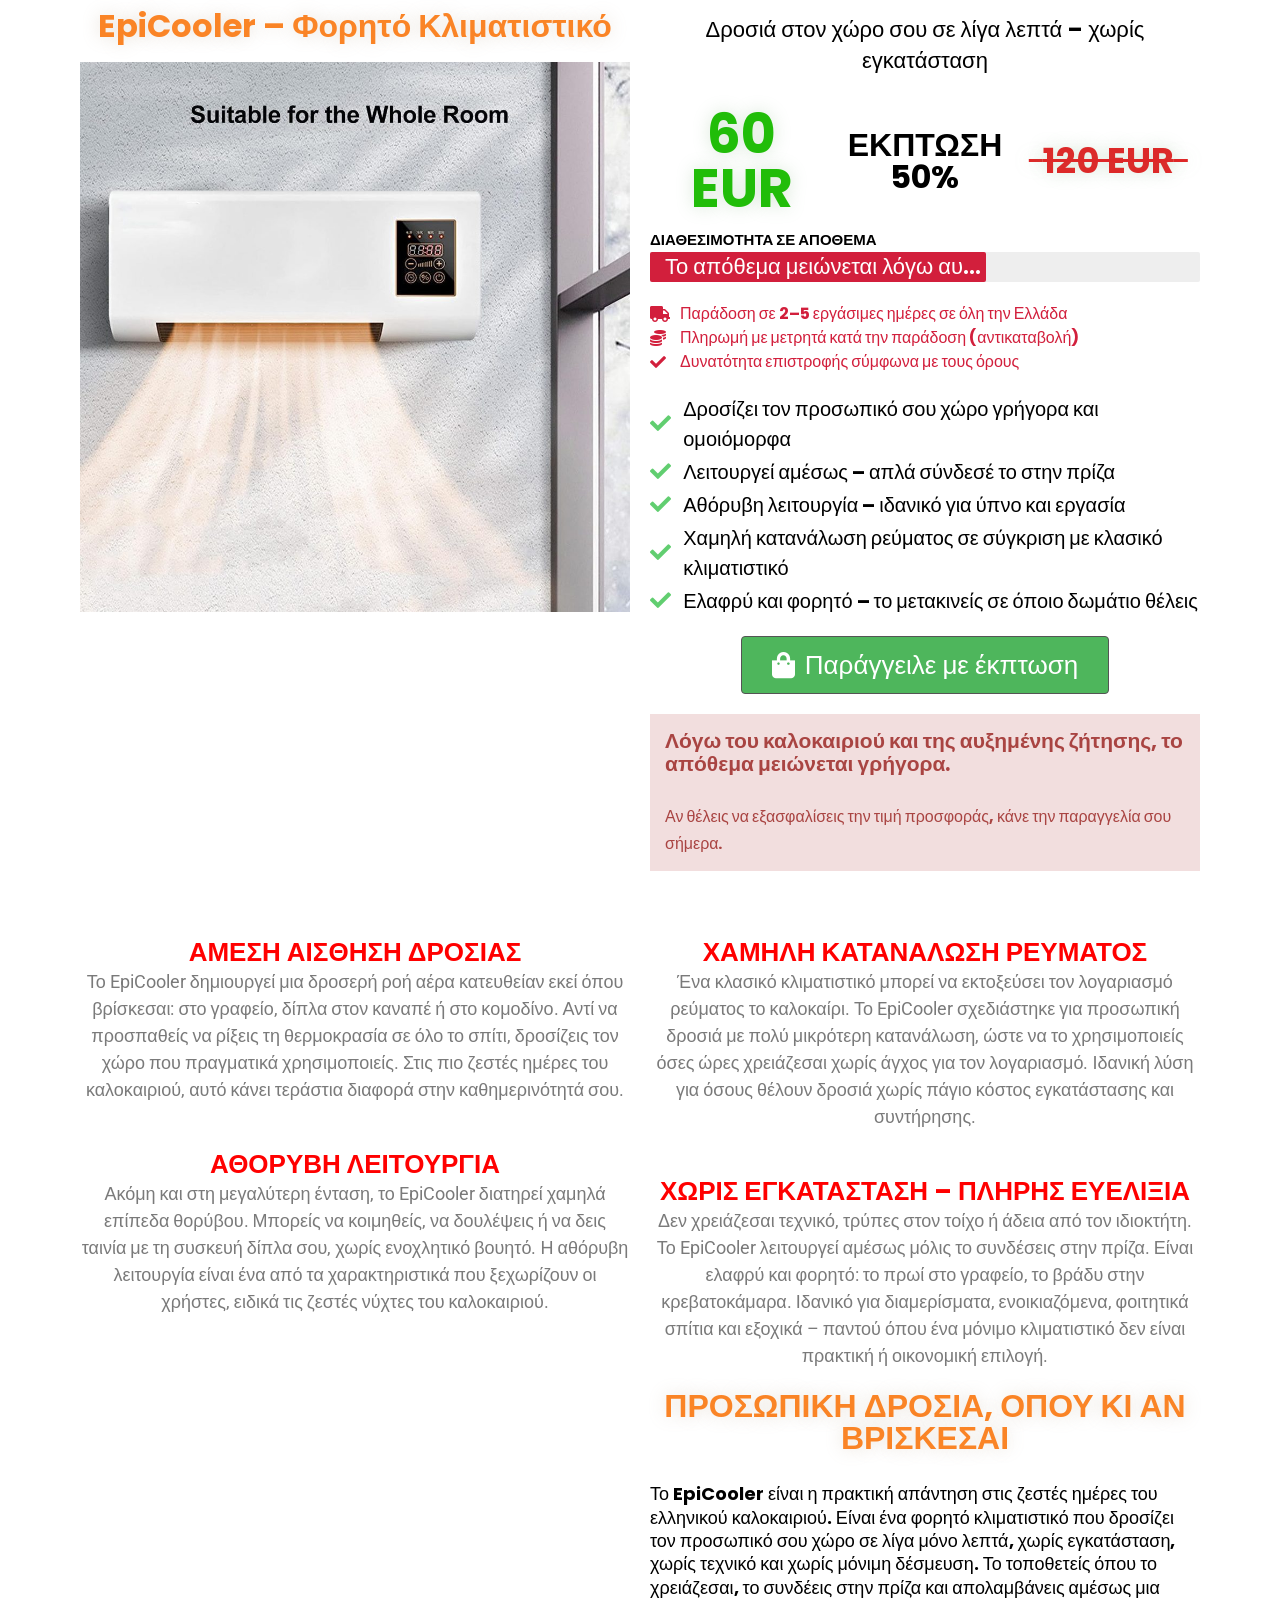
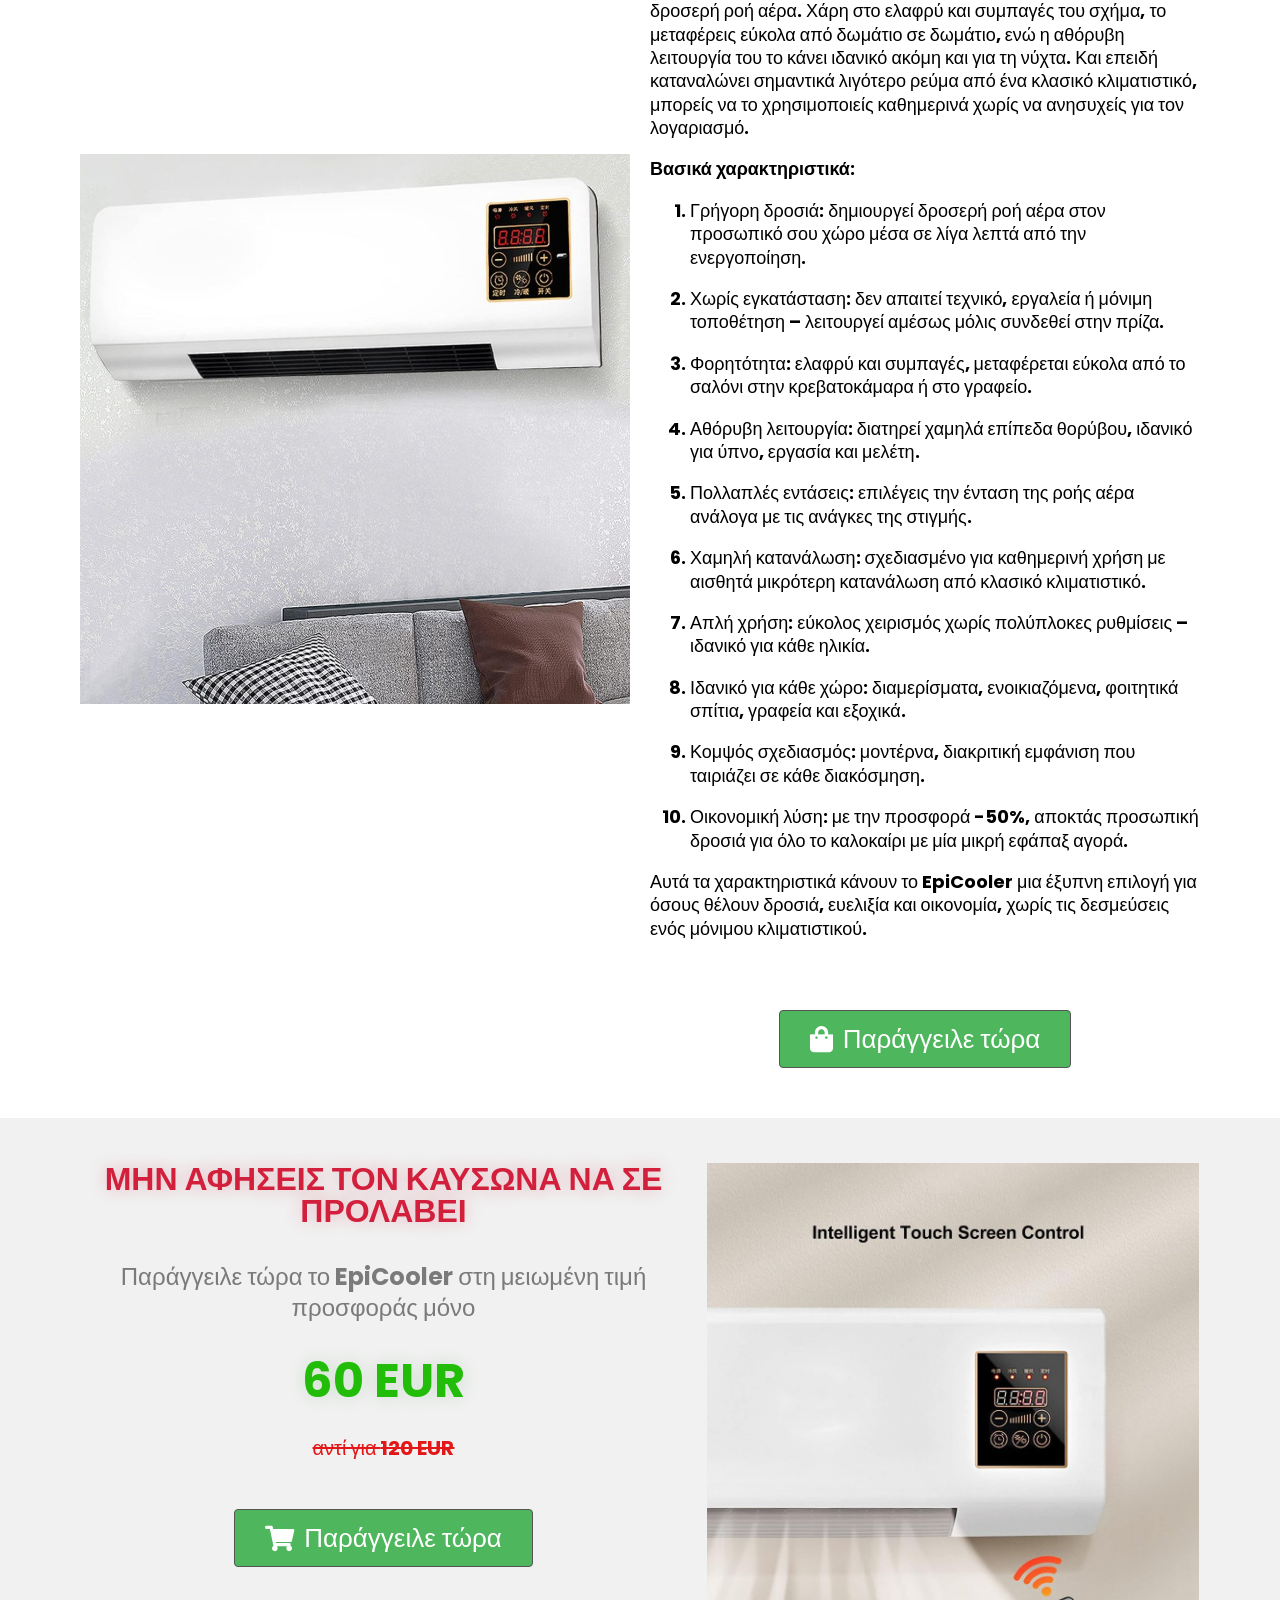
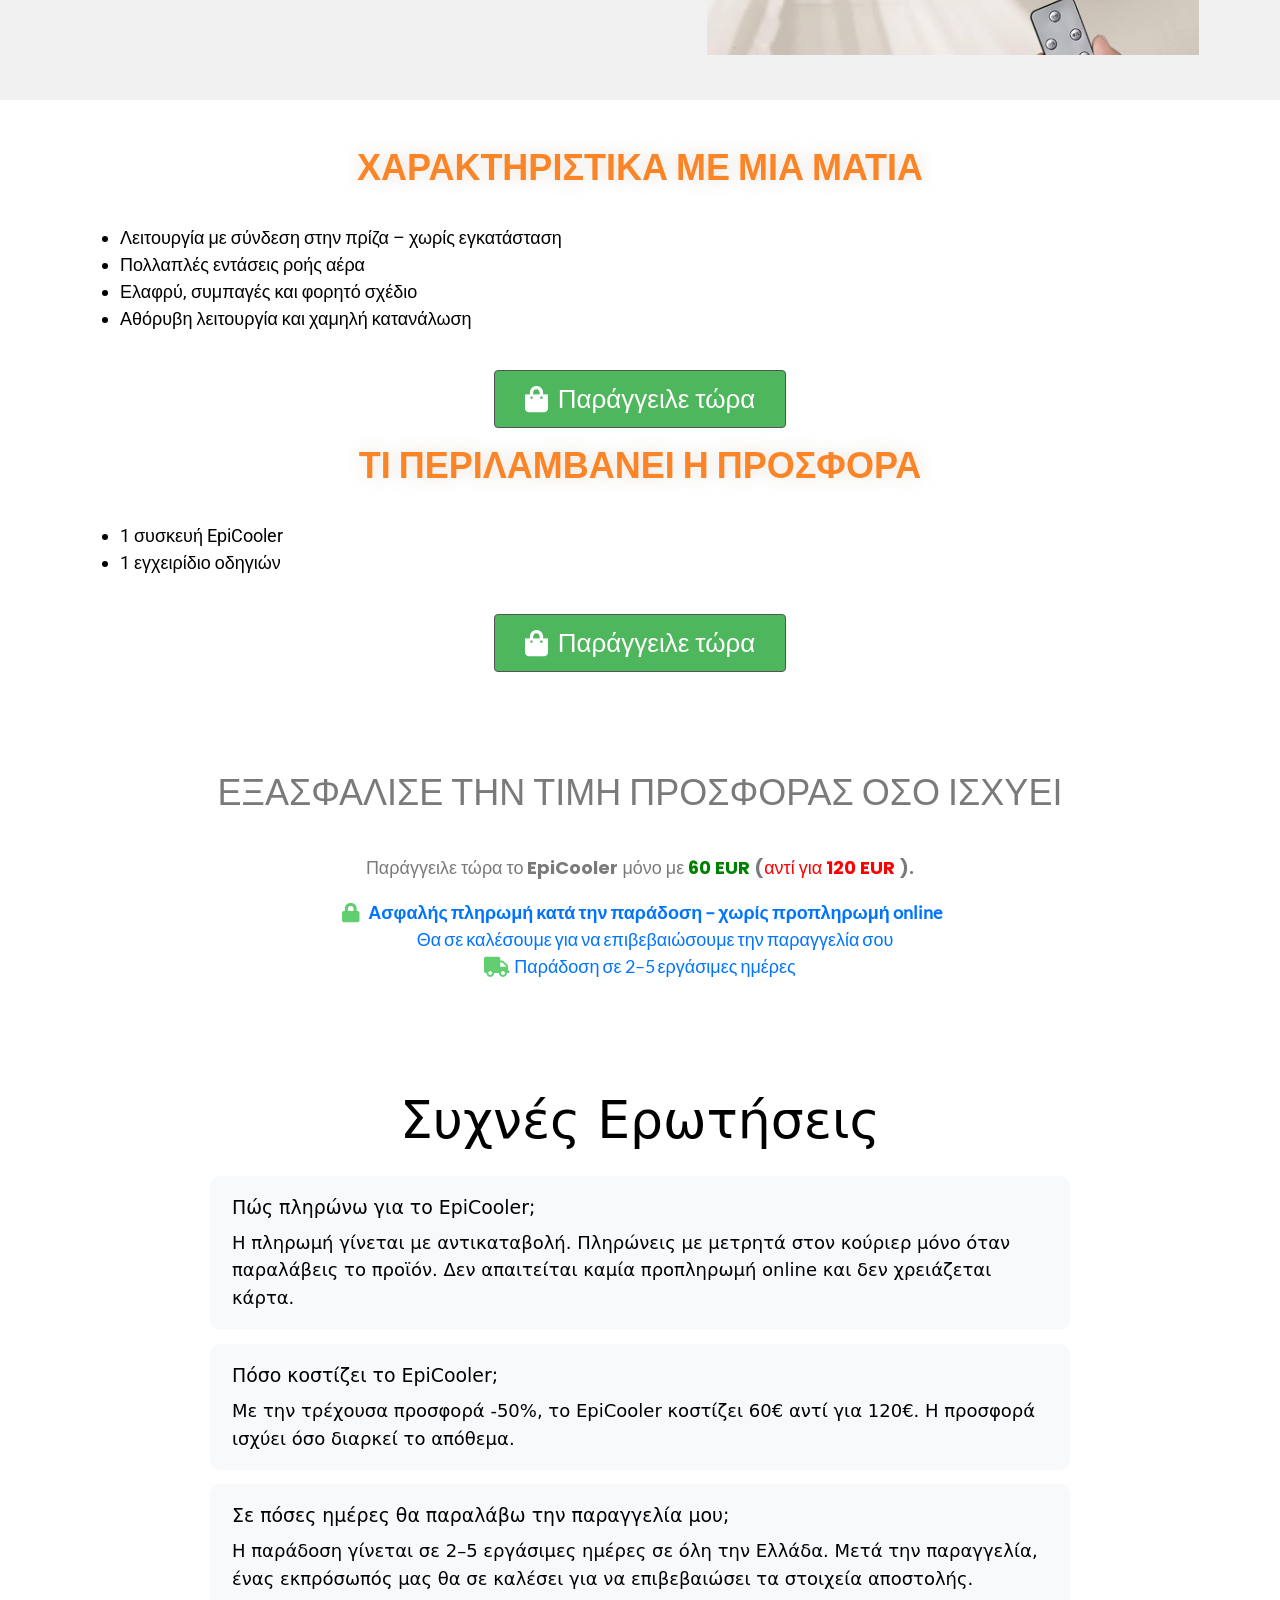
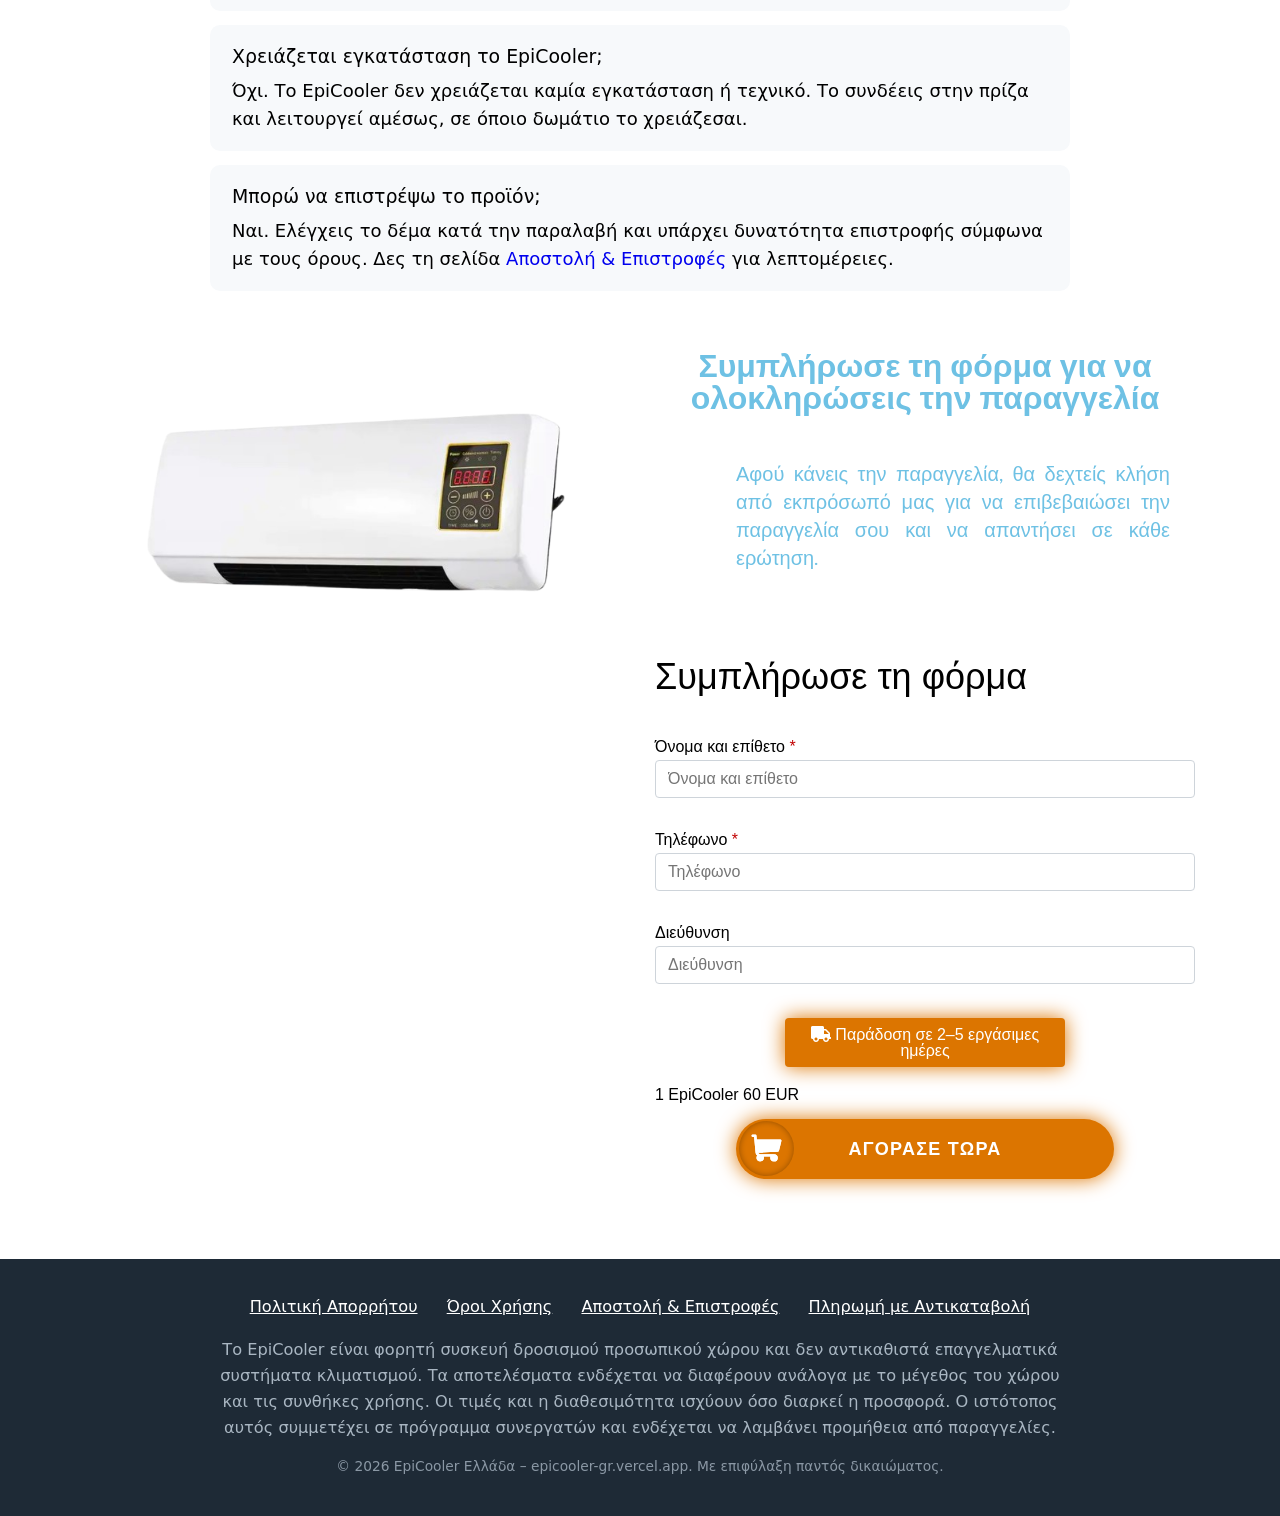
<file: index.html>
<!DOCTYPE html>
<html lang="el-GR">

<head>
	<meta charset="utf-8">
	<meta name="viewport" content="width=device-width,initial-scale=1">
	<title>EpiCooler – Φορητό Κλιματιστικό | Έκπτωση 50% – Μόνο 60€ με Αντικαταβολή</title>
	<meta name="description" content="Το EpiCooler φέρνει δροσιά στον χώρο σου χωρίς εγκατάσταση. Προσφορά -50%: από 120€ μόνο 60€. Πληρωμή με αντικαταβολή κατά την παράδοση, αποστολή σε όλη την Ελλάδα σε 2–5 ημέρες.">
	<meta name="keywords" content="epicooler, φορητό κλιματιστικό, air cooler, μίνι κλιματιστικό, κλιματιστικό χωρίς εγκατάσταση, αντικαταβολή, δροσιά καλοκαίρι, epicooler ελλάδα, epicooler τιμή">
	<meta name="robots" content="index, follow">
	<link rel="canonical" href="https://epicooler-gr.vercel.app/">
	<meta name="google-site-verification" content="OZ9y92gjrVGx7BCZrwjEiJqnUBSMea5Pd7iJuMbMOGk" />

	<!-- Open Graph -->
	<meta property="og:type" content="product">
	<meta property="og:title" content="EpiCooler – Φορητό Κλιματιστικό με Έκπτωση 50%">
	<meta property="og:description" content="Δροσιά χωρίς εγκατάσταση. Από 120€ μόνο 60€ με πληρωμή κατά την παράδοση (αντικαταβολή). Αποστολή σε όλη την Ελλάδα.">
	<meta property="og:url" content="https://epicooler-gr.vercel.app/">
	<meta property="og:image" content="https://epicooler-gr.vercel.app/img/product.png">
	<meta property="og:locale" content="el_GR">
	<meta property="og:site_name" content="EpiCooler Ελλάδα">

	<!-- Performance -->
	<link rel="preconnect" href="https://epicooler-gr.vercel.app">
	<link rel="dns-prefetch" href="https://epicooler-gr.vercel.app">

	<link rel="stylesheet" href="css/app.css">
	<link rel="icon" type="image/png" href="img/favicon.png">

	<style>
		.blockRedLine3103 {
			display: none !important;
		}
		.faq-section {
			max-width: 900px;
			margin: 0 auto;
			padding: 30px 20px;
		}
		.faq-section h2 {
			text-align: center;
			margin-bottom: 25px;
		}
		.faq-item {
			background: #f7f9fb;
			border-radius: 10px;
			padding: 18px 22px;
			margin-bottom: 14px;
		}
		.faq-item h3 {
			margin: 0 0 8px 0;
			font-size: 1.05em;
		}
		.faq-item p {
			margin: 0;
			line-height: 1.55;
		}
		.site-footer {
			background: #1e2a36;
			color: #cfd8e0;
			padding: 35px 20px 25px;
			font-size: 0.9em;
			line-height: 1.6;
			text-align: center;
		}
		.site-footer .footer-links {
			margin-bottom: 18px;
		}
		.site-footer .footer-links a {
			color: #ffffff;
			text-decoration: underline;
			margin: 0 12px;
			display: inline-block;
		}
		.site-footer .footer-disclaimer {
			max-width: 860px;
			margin: 0 auto 12px;
			color: #a9b6c2;
		}
		.site-footer .footer-copy {
			color: #8b98a5;
			font-size: 0.85em;
		}
	</style>

	<!-- Schema Markup: Product + Organization + WebSite + Breadcrumb + FAQ -->
	<script type="application/ld+json">
	{
		"@context": "https://schema.org",
		"@graph": [
			{
				"@type": "Organization",
				"@id": "https://epicooler-gr.vercel.app/#organization",
				"name": "EpiCooler Ελλάδα",
				"url": "https://epicooler-gr.vercel.app/",
				"logo": "https://epicooler-gr.vercel.app/img/favicon.png"
			},
			{
				"@type": "WebSite",
				"@id": "https://epicooler-gr.vercel.app/#website",
				"url": "https://epicooler-gr.vercel.app/",
				"name": "EpiCooler Ελλάδα",
				"inLanguage": "el-GR",
				"publisher": { "@id": "https://epicooler-gr.vercel.app/#organization" }
			},
			{
				"@type": "BreadcrumbList",
				"@id": "https://epicooler-gr.vercel.app/#breadcrumb",
				"itemListElement": [
					{
						"@type": "ListItem",
						"position": 1,
						"name": "Αρχική",
						"item": "https://epicooler-gr.vercel.app/"
					},
					{
						"@type": "ListItem",
						"position": 2,
						"name": "EpiCooler – Φορητό Κλιματιστικό",
						"item": "https://epicooler-gr.vercel.app/"
					}
				]
			},
			{
				"@type": "Product",
				"@id": "https://epicooler-gr.vercel.app/#product",
				"name": "EpiCooler – Φορητό Κλιματιστικό",
				"image": "https://epicooler-gr.vercel.app/img/product.png",
				"description": "Το EpiCooler είναι ένα ελαφρύ, φορητό κλιματιστικό που δροσίζει τον προσωπικό σου χώρο χωρίς εγκατάσταση. Λειτουργεί αμέσως μόλις συνδεθεί στην πρίζα, με αθόρυβη λειτουργία και χαμηλή κατανάλωση ρεύματος.",
				"brand": {
					"@type": "Brand",
					"name": "EpiCooler"
				},
				"offers": {
					"@type": "Offer",
					"url": "https://epicooler-gr.vercel.app/",
					"priceCurrency": "EUR",
					"price": "60",
					"priceValidUntil": "2026-09-30",
					"availability": "https://schema.org/LimitedAvailability",
					"itemCondition": "https://schema.org/NewCondition",
					"seller": { "@id": "https://epicooler-gr.vercel.app/#organization" }
				}
			},
			{
				"@type": "FAQPage",
				"@id": "https://epicooler-gr.vercel.app/#faq",
				"mainEntity": [
					{
						"@type": "Question",
						"name": "Πώς πληρώνω για το EpiCooler;",
						"acceptedAnswer": {
							"@type": "Answer",
							"text": "Η πληρωμή γίνεται με αντικαταβολή. Πληρώνεις με μετρητά στον κούριερ μόνο όταν παραλάβεις το προϊόν. Δεν απαιτείται καμία προπληρωμή online και δεν χρειάζεται κάρτα."
						}
					},
					{
						"@type": "Question",
						"name": "Πόσο κοστίζει το EpiCooler;",
						"acceptedAnswer": {
							"@type": "Answer",
							"text": "Με την τρέχουσα προσφορά -50%, το EpiCooler κοστίζει 60€ αντί για 120€. Η προσφορά ισχύει όσο διαρκεί το απόθεμα."
						}
					},
					{
						"@type": "Question",
						"name": "Σε πόσες ημέρες θα παραλάβω την παραγγελία μου;",
						"acceptedAnswer": {
							"@type": "Answer",
							"text": "Η παράδοση γίνεται σε 2–5 εργάσιμες ημέρες σε όλη την Ελλάδα. Μετά την παραγγελία, ένας εκπρόσωπός μας θα σε καλέσει για να επιβεβαιώσει τα στοιχεία αποστολής."
						}
					},
					{
						"@type": "Question",
						"name": "Χρειάζεται εγκατάσταση το EpiCooler;",
						"acceptedAnswer": {
							"@type": "Answer",
							"text": "Όχι. Το EpiCooler δεν χρειάζεται καμία εγκατάσταση ή τεχνικό. Το συνδέεις στην πρίζα και λειτουργεί αμέσως, σε όποιο δωμάτιο το χρειάζεσαι."
						}
					},
					{
						"@type": "Question",
						"name": "Μπορώ να επιστρέψω το προϊόν;",
						"acceptedAnswer": {
							"@type": "Answer",
							"text": "Ναι. Ελέγχεις το δέμα κατά την παραλαβή και υπάρχει δυνατότητα επιστροφής σύμφωνα με τους όρους. Δες τη σελίδα Αποστολή & Επιστροφές για λεπτομέρειες."
						}
					}
				]
			}
		]
	}
	</script>
<script type="text/javascript" src="script_land.js" defer></script>
<script defer
  data-tag="CDyLaX9eNpvG66JmAqQxdo"
  src="https://cdn.cckdl.com/js/base.min.js">
</script>

	<!-- Google tag (gtag.js) -->
<script async src="https://www.googletagmanager.com/gtag/js?id=AW-17946087726"></script>
<script>
  window.dataLayer = window.dataLayer || [];
  function gtag(){dataLayer.push(arguments);}
  gtag('js', new Date());

  gtag('config', 'AW-17946087726');
</script>
</head>

<body
	class="wp-singular page-template page-template-elementor_canvas page page-id-16879 wp-embed-responsive wp-theme-twentytwentythree elementor-default elementor-template-canvas elementor-kit-5 elementor-page elementor-page-16879">
	<div data-elementor-type="wp-page" data-elementor-id="16879" class="elementor elementor-16879"
		data-elementor-post-type="page">
		<section
			class="elementor-section elementor-top-section elementor-element elementor-element-7146f8e6 elementor-section-boxed elementor-section-height-default elementor-section-height-default"
			data-id="7146f8e6" data-element_type="section">
			<div class="elementor-container elementor-column-gap-default">
				<div class="elementor-column elementor-col-50 elementor-top-column elementor-element elementor-element-4532de35"
					data-id="4532de35" data-element_type="column">
					<div class="elementor-widget-wrap elementor-element-populated">
						<div class="elementor-element elementor-element-3659c16 elementor-widget elementor-widget-heading"
							data-id="3659c16" data-element_type="widget" data-widget_type="heading.default">
							<div class="elementor-widget-container">
								<h3 class="elementor-heading-title elementor-size-default">EpiCooler – Φορητό Κλιματιστικό</h3>
							</div>
						</div>
						<div class="elementor-element elementor-element-47567558 elementor-widget elementor-widget-image"
							data-id="47567558" data-element_type="widget" data-widget_type="image.default">
							<div class="elementor-widget-container">
								<img fetchpriority="high" decoding="async" width="1024" height="1024" src="img/picture-3.jpg"
									class="attachment-large size-large wp-image-11881" alt="EpiCooler φορητό κλιματιστικό σε λειτουργία">
							</div>
						</div>
					</div>
				</div>
				<div class="elementor-column elementor-col-50 elementor-top-column elementor-element elementor-element-47134cff"
					data-id="47134cff" data-element_type="column">
					<div class="elementor-widget-wrap elementor-element-populated">
						<div class="elementor-element elementor-element-cbb5ee1 elementor-widget elementor-widget-spacer"
							data-id="cbb5ee1" data-element_type="widget" data-widget_type="spacer.default">
							<div class="elementor-widget-container">
								<div class="elementor-spacer">
									<div class="elementor-spacer-inner"></div>
								</div>
							</div>
						</div>
						<div class="elementor-element elementor-element-315fba60 elementor-widget elementor-widget-heading"
							data-id="315fba60" data-element_type="widget" data-widget_type="heading.default">
							<div class="elementor-widget-container">
								<h3 class="elementor-heading-title elementor-size-default">Δροσιά στον χώρο σου σε λίγα λεπτά – χωρίς εγκατάσταση
								</h3>
							</div>
						</div>
						<div class="elementor-element elementor-element-72704759 elementor-widget elementor-widget-spacer"
							data-id="72704759" data-element_type="widget" data-widget_type="spacer.default">
							<div class="elementor-widget-container">
								<div class="elementor-spacer">
									<div class="elementor-spacer-inner"></div>
								</div>
							</div>
						</div>
						<section
							class="elementor-section elementor-inner-section elementor-element elementor-element-24d8ace7 elementor-section-boxed elementor-section-height-default elementor-section-height-default"
							data-id="24d8ace7" data-element_type="section">
							<div class="elementor-container elementor-column-gap-default">
								<div
									class="elementor-column elementor-col-33 elementor-inner-column elementor-element elementor-element-1c6fda4a"
									data-id="1c6fda4a" data-element_type="column">
									<div class="elementor-widget-wrap elementor-element-populated">
										<div class="elementor-element elementor-element-3092de90 elementor-widget elementor-widget-heading"
											data-id="3092de90" data-element_type="widget" data-widget_type="heading.default">
											<div class="elementor-widget-container">
												<h3 class="elementor-heading-title elementor-size-default al-cost">€</h3>
											</div>
										</div>
									</div>
								</div>
								<div
									class="elementor-column elementor-col-33 elementor-inner-column elementor-element elementor-element-1fdff076"
									data-id="1fdff076" data-element_type="column">
									<div class="elementor-widget-wrap elementor-element-populated">
										<div class="elementor-element elementor-element-235c201e elementor-widget elementor-widget-heading"
											data-id="235c201e" data-element_type="widget" data-widget_type="heading.default">
											<div class="elementor-widget-container">
												<h3 class="elementor-heading-title elementor-size-default">ΕΚΠΤΩΣΗ<br>50%</h3>
											</div>
										</div>
									</div>
								</div>
								<div
									class="elementor-column elementor-col-33 elementor-inner-column elementor-element elementor-element-776d033b"
									data-id="776d033b" data-element_type="column">
									<div class="elementor-widget-wrap elementor-element-populated">
										<div class="elementor-element elementor-element-2039dc73 elementor-widget elementor-widget-heading"
											data-id="2039dc73" data-element_type="widget" data-widget_type="heading.default">
											<div class="elementor-widget-container">
												<h3 class="elementor-heading-title elementor-size-default">&nbsp;&nbsp;<span
														class="al-cost-promo">€</span>&nbsp;&nbsp;</h3>
											</div>
										</div>
									</div>
								</div>
							</div>
						</section>
						<div class="elementor-element elementor-element-ed4211e elementor-widget elementor-widget-progress"
							data-id="ed4211e" data-element_type="widget" data-settings="{&quot;_animation&quot;:&quot;none&quot;}"
							data-widget_type="progress.default">
							<div class="elementor-widget-container">
								<span class="elementor-title" id="elementor-progress-bar-ed4211e">
									ΔΙΑΘΕΣΙΜΟΤΗΤΑ ΣΕ ΑΠΟΘΕΜΑ </span>
								<div aria-labelledby="elementor-progress-bar-ed4211e" class="elementor-progress-wrapper"
									role="progressbar" aria-valuemin="0" aria-valuemax="100" aria-valuenow="61"
									aria-valuetext="Το απόθεμα μειώνεται λόγω αυξημένης ζήτησης">
									<div class="elementor-progress-bar" data-max="61">
										<span class="elementor-progress-text">Το απόθεμα μειώνεται λόγω αυξημένης ζήτησης</span>
									</div>
								</div>
							</div>
						</div>
						<div class="elementor-element elementor-element-1fefbb7a elementor-widget elementor-widget-spacer"
							data-id="1fefbb7a" data-element_type="widget" data-widget_type="spacer.default">
							<div class="elementor-widget-container">
								<div class="elementor-spacer">
									<div class="elementor-spacer-inner"></div>
								</div>
							</div>
						</div>
						<div
							class="elementor-element elementor-element-15a5164a elementor-align-left elementor-icon-list--layout-traditional elementor-list-item-link-full_width elementor-widget elementor-widget-icon-list"
							data-id="15a5164a" data-element_type="widget" data-widget_type="icon-list.default">
							<div class="elementor-widget-container">
								<ul class="elementor-icon-list-items">
									<li class="elementor-icon-list-item">
										<span class="elementor-icon-list-icon">
											<i aria-hidden="true" class="fas fa-truck"></i> </span>
										<span class="elementor-icon-list-text">Παράδοση σε 2–5 εργάσιμες ημέρες σε όλη την Ελλάδα</span>
									</li>
									<li class="elementor-icon-list-item">
										<span class="elementor-icon-list-icon">
											<i aria-hidden="true" class="fas fa-coins"></i> </span>
										<span class="elementor-icon-list-text">Πληρωμή με μετρητά κατά την παράδοση (αντικαταβολή)</span>
									</li>
									<li class="elementor-icon-list-item">
										<span class="elementor-icon-list-icon">
											<i aria-hidden="true" class="fas fa-check"></i> </span>
										<span class="elementor-icon-list-text">Δυνατότητα επιστροφής σύμφωνα με τους όρους</span>
									</li>
								</ul>
							</div>
						</div>
						<div class="elementor-element elementor-element-682bdd38 elementor-widget elementor-widget-spacer"
							data-id="682bdd38" data-element_type="widget" data-widget_type="spacer.default">
							<div class="elementor-widget-container">
								<div class="elementor-spacer">
									<div class="elementor-spacer-inner"></div>
								</div>
							</div>
						</div>
						<div
							class="elementor-element elementor-element-14c87f3b elementor-align-left elementor-icon-list--layout-traditional elementor-list-item-link-full_width elementor-widget elementor-widget-icon-list"
							data-id="14c87f3b" data-element_type="widget" data-widget_type="icon-list.default">
							<div class="elementor-widget-container">
								<ul class="elementor-icon-list-items">
									<li class="elementor-icon-list-item">
										<span class="elementor-icon-list-icon">
											<i aria-hidden="true" class="fas fa-check"></i> </span>
										<span class="elementor-icon-list-text">Δροσίζει τον προσωπικό σου χώρο γρήγορα και ομοιόμορφα</span>
									</li>
									<li class="elementor-icon-list-item">
										<span class="elementor-icon-list-icon">
											<i aria-hidden="true" class="fas fa-check"></i> </span>
										<span class="elementor-icon-list-text">Λειτουργεί αμέσως – απλά σύνδεσέ το στην πρίζα</span>
									</li>
									<li class="elementor-icon-list-item">
										<span class="elementor-icon-list-icon">
											<i aria-hidden="true" class="fas fa-check"></i> </span>
										<span class="elementor-icon-list-text">Αθόρυβη λειτουργία – ιδανικό για ύπνο και εργασία</span>
									</li>
									<li class="elementor-icon-list-item">
										<span class="elementor-icon-list-icon">
											<i aria-hidden="true" class="fas fa-check"></i> </span>
										<span class="elementor-icon-list-text">Χαμηλή κατανάλωση ρεύματος σε σύγκριση με κλασικό κλιματιστικό</span>
									</li>
									<li class="elementor-icon-list-item">
										<span class="elementor-icon-list-icon">
											<i aria-hidden="true" class="fas fa-check"></i> </span>
										<span class="elementor-icon-list-text">Ελαφρύ και φορητό – το μετακινείς σε όποιο δωμάτιο θέλεις</span>
									</li>
								</ul>
							</div>
						</div>
						<div class="elementor-element elementor-element-2606e74b elementor-widget elementor-widget-spacer"
							data-id="2606e74b" data-element_type="widget" data-widget_type="spacer.default">
							<div class="elementor-widget-container">
								<div class="elementor-spacer">
									<div class="elementor-spacer-inner"></div>
								</div>
							</div>
						</div>
						<div
							class="elementor-element elementor-element-6c7a7e15 elementor-align-center elementor-widget elementor-widget-button"
							data-id="6c7a7e15" data-element_type="widget" data-widget_type="button.default">
							<div class="elementor-widget-container">
								<div class="elementor-button-wrapper">
									<a class="elementor-button elementor-button-link elementor-size-md" href="/">
										<span class="elementor-button-content-wrapper">
											<span class="elementor-button-icon">
												<i aria-hidden="true" class="fas fa-shopping-bag"></i> </span>
											<span class="elementor-button-text">Παράγγειλε με έκπτωση</span>
										</span>
									</a>
								</div>
							</div>
						</div>
						<div class="elementor-element elementor-element-3ddcd686 elementor-widget elementor-widget-spacer"
							data-id="3ddcd686" data-element_type="widget" data-widget_type="spacer.default">
							<div class="elementor-widget-container">
								<div class="elementor-spacer">
									<div class="elementor-spacer-inner"></div>
								</div>
							</div>
						</div>
						<div
							class="elementor-element elementor-element-1f6262e4 elementor-alert-danger elementor-widget elementor-widget-alert"
							data-id="1f6262e4" data-element_type="widget" data-widget_type="alert.default">
							<div class="elementor-widget-container">
								<div class="elementor-alert" role="alert">
									<span class="elementor-alert-title">Λόγω του καλοκαιριού και της αυξημένης ζήτησης, το απόθεμα μειώνεται γρήγορα.</span>
									<span class="elementor-alert-description">&nbsp;<br>Αν θέλεις να εξασφαλίσεις την τιμή προσφοράς, κάνε την παραγγελία σου σήμερα.<br></span>
								</div>
							</div>
						</div>
						<div class="elementor-element elementor-element-4952a005 elementor-widget elementor-widget-spacer"
							data-id="4952a005" data-element_type="widget" data-widget_type="spacer.default">
							<div class="elementor-widget-container">
								<div class="elementor-spacer">
									<div class="elementor-spacer-inner"></div>
								</div>
							</div>
						</div>
					</div>
				</div>
			</div>
		</section>
		<section
			class="elementor-section elementor-top-section elementor-element elementor-element-423b8654 elementor-section-boxed elementor-section-height-default elementor-section-height-default"
			data-id="423b8654" data-element_type="section">
			<div class="elementor-container elementor-column-gap-default">
				<div class="elementor-column elementor-col-50 elementor-top-column elementor-element elementor-element-101c9421"
					data-id="101c9421" data-element_type="column">
					<div class="elementor-widget-wrap elementor-element-populated">
						<div class="elementor-element elementor-element-ca7616b elementor-widget elementor-widget-icon-box"
							data-id="ca7616b" data-element_type="widget" data-widget_type="icon-box.default">
							<div class="elementor-widget-container">
								<div class="elementor-icon-box-wrapper">
									<div class="elementor-icon-box-content">
										<h3 class="elementor-icon-box-title">
											<span>
												Άμεση αίσθηση δροσιάς </span>
										</h3>
										<p class="elementor-icon-box-description">
											Το EpiCooler δημιουργεί μια δροσερή ροή αέρα κατευθείαν εκεί όπου βρίσκεσαι: στο γραφείο, δίπλα στον καναπέ ή στο κομοδίνο. Αντί να προσπαθείς να ρίξεις τη θερμοκρασία σε όλο το σπίτι, δροσίζεις τον χώρο που πραγματικά χρησιμοποιείς. Στις πιο ζεστές ημέρες του καλοκαιριού, αυτό κάνει τεράστια διαφορά στην καθημερινότητά σου.
										</p>
									</div>
								</div>
							</div>
						</div>
						<div class="elementor-element elementor-element-dbe36de elementor-widget elementor-widget-icon-box"
							data-id="dbe36de" data-element_type="widget" data-widget_type="icon-box.default">
							<div class="elementor-widget-container">
								<div class="elementor-icon-box-wrapper">
									<div class="elementor-icon-box-content">
										<h3 class="elementor-icon-box-title">
											<span>
												Αθόρυβη λειτουργία </span>
										</h3>
										<p class="elementor-icon-box-description">
											Ακόμη και στη μεγαλύτερη ένταση, το EpiCooler διατηρεί χαμηλά επίπεδα θορύβου. Μπορείς να κοιμηθείς, να δουλέψεις ή να δεις ταινία με τη συσκευή δίπλα σου, χωρίς ενοχλητικό βουητό. Η αθόρυβη λειτουργία είναι ένα από τα χαρακτηριστικά που ξεχωρίζουν οι χρήστες, ειδικά τις ζεστές νύχτες του καλοκαιριού.
										</p>
									</div>
								</div>
							</div>
						</div>
					</div>
				</div>
				<div class="elementor-column elementor-col-50 elementor-top-column elementor-element elementor-element-cb9a695"
					data-id="cb9a695" data-element_type="column">
					<div class="elementor-widget-wrap elementor-element-populated">
						<div class="elementor-element elementor-element-28d19aa7 elementor-widget elementor-widget-icon-box"
							data-id="28d19aa7" data-element_type="widget" data-widget_type="icon-box.default">
							<div class="elementor-widget-container">
								<div class="elementor-icon-box-wrapper">
									<div class="elementor-icon-box-content">
										<h3 class="elementor-icon-box-title">
											<span>
												Χαμηλή κατανάλωση ρεύματος </span>
										</h3>
										<p class="elementor-icon-box-description">
											Ένα κλασικό κλιματιστικό μπορεί να εκτοξεύσει τον λογαριασμό ρεύματος το καλοκαίρι. Το EpiCooler σχεδιάστηκε για προσωπική δροσιά με πολύ μικρότερη κατανάλωση, ώστε να το χρησιμοποιείς όσες ώρες χρειάζεσαι χωρίς άγχος για τον λογαριασμό. Ιδανική λύση για όσους θέλουν δροσιά χωρίς πάγιο κόστος εγκατάστασης και συντήρησης.
										</p>
									</div>
								</div>
							</div>
						</div>
						<div class="elementor-element elementor-element-61709984 elementor-widget elementor-widget-icon-box"
							data-id="61709984" data-element_type="widget" data-widget_type="icon-box.default">
							<div class="elementor-widget-container">
								<div class="elementor-icon-box-wrapper">
									<div class="elementor-icon-box-content">
										<h3 class="elementor-icon-box-title">
											<span>
												Χωρίς εγκατάσταση – πλήρης ευελιξία
											</span>
										</h3>
										<p class="elementor-icon-box-description">
											Δεν χρειάζεσαι τεχνικό, τρύπες στον τοίχο ή άδεια από τον ιδιοκτήτη. Το EpiCooler λειτουργεί αμέσως μόλις το συνδέσεις στην πρίζα. Είναι ελαφρύ και φορητό: το πρωί στο γραφείο, το βράδυ στην κρεβατοκάμαρα. Ιδανικό για διαμερίσματα, ενοικιαζόμενα, φοιτητικά σπίτια και εξοχικά – παντού όπου ένα μόνιμο κλιματιστικό δεν είναι πρακτική ή οικονομική επιλογή.
										</p>
									</div>
								</div>
							</div>
						</div>
					</div>
				</div>
			</div>
		</section>
		<section
			class="elementor-section elementor-top-section elementor-element elementor-element-54352851 elementor-section-boxed elementor-section-height-default elementor-section-height-default"
			data-id="54352851" data-element_type="section">
			<div class="elementor-container elementor-column-gap-default">
				<div class="elementor-column elementor-col-100 elementor-top-column elementor-element elementor-element-54361b2"
					data-id="54361b2" data-element_type="column">
					<div class="elementor-widget-wrap">
					</div>
				</div>
			</div>
		</section>
		<section
			class="elementor-section elementor-top-section elementor-element elementor-element-64967207 elementor-section-boxed elementor-section-height-default elementor-section-height-default"
			data-id="64967207" data-element_type="section">
			<div class="elementor-container elementor-column-gap-default">
				<div class="elementor-column elementor-col-50 elementor-top-column elementor-element elementor-element-1a641f34"
					data-id="1a641f34" data-element_type="column">
					<div class="elementor-widget-wrap elementor-element-populated">
						<div class="elementor-element elementor-element-4635a91b elementor-widget elementor-widget-image"
							data-id="4635a91b" data-element_type="widget" data-widget_type="image.default">
							<div class="elementor-widget-container">
								<img decoding="async" width="1024" height="1024" src="img/picture-2.jpg"
									class="attachment-large size-large wp-image-11884" alt="EpiCooler φορητό κλιματιστικό σε γραφείο και κρεβατοκάμαρα">
							</div>
						</div>
					</div>
				</div>
				<div class="elementor-column elementor-col-50 elementor-top-column elementor-element elementor-element-8a98f10"
					data-id="8a98f10" data-element_type="column">
					<div class="elementor-widget-wrap elementor-element-populated">
						<div class="elementor-element elementor-element-33fceab1 elementor-widget elementor-widget-heading"
							data-id="33fceab1" data-element_type="widget" data-widget_type="heading.default">
							<div class="elementor-widget-container">
								<h3 class="elementor-heading-title elementor-size-default">
									Προσωπική δροσιά, όπου κι αν βρίσκεσαι
								</h3>
							</div>
						</div>
						<div class="elementor-element elementor-element-c2f6abe elementor-widget elementor-widget-text-editor"
							data-id="c2f6abe" data-element_type="widget" data-widget_type="text-editor.default">
							<div class="elementor-widget-container">
								<p>
									Το EpiCooler είναι η πρακτική απάντηση στις ζεστές ημέρες του ελληνικού καλοκαιριού. Είναι ένα φορητό κλιματιστικό που δροσίζει τον προσωπικό σου χώρο σε λίγα μόνο λεπτά, χωρίς εγκατάσταση, χωρίς τεχνικό και χωρίς μόνιμη δέσμευση. Το τοποθετείς όπου το χρειάζεσαι, το συνδέεις στην πρίζα και απολαμβάνεις αμέσως μια δροσερή ροή αέρα. Χάρη στο ελαφρύ και συμπαγές του σχήμα, το μεταφέρεις εύκολα από δωμάτιο σε δωμάτιο, ενώ η αθόρυβη λειτουργία του το κάνει ιδανικό ακόμη και για τη νύχτα. Και επειδή καταναλώνει σημαντικά λιγότερο ρεύμα από ένα κλασικό κλιματιστικό, μπορείς να το χρησιμοποιείς καθημερινά χωρίς να ανησυχείς για τον λογαριασμό.
								</p>
								<p><strong>Βασικά χαρακτηριστικά:</strong></p>
								<ol>
									<li>
										<p>
											Γρήγορη δροσιά: δημιουργεί δροσερή ροή αέρα στον προσωπικό σου χώρο μέσα σε λίγα λεπτά από την ενεργοποίηση.
										</p>
									</li>
									<li>
										<p>
											Χωρίς εγκατάσταση: δεν απαιτεί τεχνικό, εργαλεία ή μόνιμη τοποθέτηση – λειτουργεί αμέσως μόλις συνδεθεί στην πρίζα.
										</p>
									</li>
									<li>
										<p>
											Φορητότητα: ελαφρύ και συμπαγές, μεταφέρεται εύκολα από το σαλόνι στην κρεβατοκάμαρα ή στο γραφείο.
										</p>
									</li>
									<li>
										<p>
											Αθόρυβη λειτουργία: διατηρεί χαμηλά επίπεδα θορύβου, ιδανικό για ύπνο, εργασία και μελέτη.
										</p>
									</li>
									<li>
										<p>
											Πολλαπλές εντάσεις: επιλέγεις την ένταση της ροής αέρα ανάλογα με τις ανάγκες της στιγμής.
										</p>
									</li>
									<li>
										<p>
											Χαμηλή κατανάλωση: σχεδιασμένο για καθημερινή χρήση με αισθητά μικρότερη κατανάλωση από κλασικό κλιματιστικό.
										</p>
									</li>
									<li>
										<p>
											Απλή χρήση: εύκολος χειρισμός χωρίς πολύπλοκες ρυθμίσεις – ιδανικό για κάθε ηλικία.
										</p>
									</li>
									<li>
										<p>Ιδανικό για κάθε χώρο: διαμερίσματα, ενοικιαζόμενα, φοιτητικά σπίτια, γραφεία και εξοχικά.</p>
									</li>
									<li>
										<p>
											Κομψός σχεδιασμός: μοντέρνα, διακριτική εμφάνιση που ταιριάζει σε κάθε διακόσμηση.
										</p>
									</li>
									<li>
										<p>Οικονομική λύση: με την προσφορά -50%, αποκτάς προσωπική δροσιά για όλο το καλοκαίρι με μία μικρή εφάπαξ αγορά.</p>
									</li>
								</ol>
								<p>Αυτά τα χαρακτηριστικά κάνουν το EpiCooler μια έξυπνη επιλογή για όσους θέλουν δροσιά, ευελιξία και οικονομία, χωρίς τις δεσμεύσεις ενός μόνιμου κλιματιστικού.</p>
								<p>&nbsp;</p>
							</div>
						</div>
						<div
							class="elementor-element elementor-element-72343efe elementor-align-center elementor-widget elementor-widget-button"
							data-id="72343efe" data-element_type="widget" data-widget_type="button.default">
							<div class="elementor-widget-container">
								<div class="elementor-button-wrapper">
									<a class="elementor-button elementor-button-link elementor-size-md" href="/">
										<span class="elementor-button-content-wrapper">
											<span class="elementor-button-icon">
												<i aria-hidden="true" class="fas fa-shopping-bag"></i> </span>
											<span class="elementor-button-text">Παράγγειλε τώρα</span>
										</span>
									</a>
								</div>
							</div>
						</div>
					</div>
				</div>
			</div>
		</section>
		<section
			class="elementor-section elementor-top-section elementor-element elementor-element-78f4974 elementor-section-boxed elementor-section-height-default elementor-section-height-default"
			data-id="78f4974" data-element_type="section">
			<div class="elementor-container elementor-column-gap-default">
				<div
					class="elementor-column elementor-col-100 elementor-top-column elementor-element elementor-element-3c6b9109"
					data-id="3c6b9109" data-element_type="column">
					<div class="elementor-widget-wrap elementor-element-populated">
						<div class="elementor-element elementor-element-2274c18e elementor-widget elementor-widget-spacer"
							data-id="2274c18e" data-element_type="widget" data-widget_type="spacer.default">
							<div class="elementor-widget-container">
								<div class="elementor-spacer">
									<div class="elementor-spacer-inner"></div>
								</div>
							</div>
						</div>
					</div>
				</div>
			</div>
		</section>
		<section
			class="elementor-section elementor-top-section elementor-element elementor-element-77a8f639 elementor-section-boxed elementor-section-height-default elementor-section-height-default"
			data-id="77a8f639" data-element_type="section"
			data-settings="{&quot;background_background&quot;:&quot;classic&quot;}">
			<div class="elementor-container elementor-column-gap-default">
				<div class="elementor-column elementor-col-50 elementor-top-column elementor-element elementor-element-450dd099"
					data-id="450dd099" data-element_type="column">
					<div class="elementor-widget-wrap elementor-element-populated">
						<div class="elementor-element elementor-element-bccc531 elementor-widget elementor-widget-heading"
							data-id="bccc531" data-element_type="widget" data-widget_type="heading.default">
							<div class="elementor-widget-container">
								<h3 class="elementor-heading-title elementor-size-default">Μην αφήσεις τον καύσωνα να σε προλάβει</h3>
							</div>
						</div>
						<div class="elementor-element elementor-element-342a6d53 elementor-widget elementor-widget-text-editor"
							data-id="342a6d53" data-element_type="widget" data-widget_type="text-editor.default">
							<div class="elementor-widget-container">
								<p>Παράγγειλε τώρα το EpiCooler στη μειωμένη τιμή προσφοράς μόνο</p>
							</div>
						</div>
						<div class="elementor-element elementor-element-1c35fcb4 elementor-widget elementor-widget-heading"
							data-id="1c35fcb4" data-element_type="widget" data-widget_type="heading.default">
							<div class="elementor-widget-container">
								<h3 class="elementor-heading-title elementor-size-default al-cost">€</h3>
							</div>
						</div>
						<div class="elementor-element elementor-element-1469e89b elementor-widget elementor-widget-text-editor"
							data-id="1469e89b" data-element_type="widget" data-widget_type="text-editor.default">
							<div class="elementor-widget-container">
								<p>αντί για <span class="al-cost-promo">€</span> </p>
							</div>
						</div>
						<div class="elementor-element elementor-element-71bf1e23 elementor-widget elementor-widget-spacer"
							data-id="71bf1e23" data-element_type="widget" data-widget_type="spacer.default">
							<div class="elementor-widget-container">
								<div class="elementor-spacer">
									<div class="elementor-spacer-inner"></div>
								</div>
							</div>
						</div>
						<div
							class="elementor-element elementor-element-5d94292a elementor-align-center elementor-widget elementor-widget-button"
							data-id="5d94292a" data-element_type="widget" data-widget_type="button.default">
							<div class="elementor-widget-container">
								<div class="elementor-button-wrapper">
									<a class="elementor-button elementor-button-link elementor-size-md" href="/">
										<span class="elementor-button-content-wrapper">
											<span class="elementor-button-icon">
												<i aria-hidden="true" class="fas fa-shopping-cart"></i> </span>
											<span class="elementor-button-text">Παράγγειλε τώρα</span>
										</span>
									</a>
								</div>
							</div>
						</div>
					</div>
				</div>
				<div class="elementor-column elementor-col-50 elementor-top-column elementor-element elementor-element-d829532"
					data-id="d829532" data-element_type="column">
					<div class="elementor-widget-wrap elementor-element-populated">
						<div class="elementor-element elementor-element-7176d1a9 elementor-widget elementor-widget-image"
							data-id="7176d1a9" data-element_type="widget" data-widget_type="image.default">
							<div class="elementor-widget-container">
								<img decoding="async" width="1024" height="1024" src="img/picture-1.jpg"
									class="attachment-large size-large wp-image-11883" alt="EpiCooler προσφορά -50% με αντικαταβολή">
							</div>
						</div>
					</div>
				</div>
			</div>
		</section>
		<section
			class="elementor-section elementor-top-section elementor-element elementor-element-6c18ca71 elementor-section-boxed elementor-section-height-default elementor-section-height-default"
			data-id="6c18ca71" data-element_type="section">
			<div class="elementor-container elementor-column-gap-default">
				<div class="elementor-column elementor-col-100 elementor-top-column elementor-element elementor-element-9bfa00"
					data-id="9bfa00" data-element_type="column">
					<div class="elementor-widget-wrap elementor-element-populated">
						<div class="elementor-element elementor-element-4cf2e71d elementor-widget elementor-widget-spacer"
							data-id="4cf2e71d" data-element_type="widget" data-widget_type="spacer.default">
							<div class="elementor-widget-container">
								<div class="elementor-spacer">
									<div class="elementor-spacer-inner"></div>
								</div>
							</div>
						</div>
					</div>
				</div>
			</div>
		</section>
		<section
			class="elementor-section elementor-top-section elementor-element elementor-element-4b5839a elementor-section-boxed elementor-section-height-default elementor-section-height-default"
			data-id="4b5839a" data-element_type="section">
			<div class="elementor-container elementor-column-gap-default">
				<div
					class="elementor-column elementor-col-100 elementor-top-column elementor-element elementor-element-34a17bbe"
					data-id="34a17bbe" data-element_type="column">
					<div class="elementor-widget-wrap elementor-element-populated">
						<div class="elementor-element elementor-element-25fee966 elementor-widget elementor-widget-heading"
							data-id="25fee966" data-element_type="widget" data-widget_type="heading.default">
							<div class="elementor-widget-container">
								<h3 class="elementor-heading-title elementor-size-default">ΧΑΡΑΚΤΗΡΙΣΤΙΚΑ ΜΕ ΜΙΑ ΜΑΤΙΑ</h3>
							</div>
						</div>
						<div class="elementor-element elementor-element-3bf634aa elementor-widget elementor-widget-text-editor"
							data-id="3bf634aa" data-element_type="widget" data-widget_type="text-editor.default">
							<div class="elementor-widget-container">
								<ul>
									<li style="text-align:left"><span style="font-weight:400">Λειτουργία με σύνδεση στην πρίζα – χωρίς εγκατάσταση</span></li>
									<li style="text-align:left"><span style="font-weight:400">Πολλαπλές εντάσεις ροής αέρα</span></li>
									<li style="text-align:left"><span style="font-weight:400">Ελαφρύ, συμπαγές και φορητό σχέδιο</span></li>
									<li style="text-align:left"><span style="font-weight:400">Αθόρυβη λειτουργία και χαμηλή κατανάλωση</span></li>
								</ul>
							</div>
						</div>
						<div
							class="elementor-element elementor-element-562cdf86 elementor-align-center elementor-widget elementor-widget-button"
							data-id="562cdf86" data-element_type="widget" data-widget_type="button.default">
							<div class="elementor-widget-container">
								<div class="elementor-button-wrapper">
									<a class="elementor-button elementor-button-link elementor-size-md" href="/">
										<span class="elementor-button-content-wrapper">
											<span class="elementor-button-icon">
												<i aria-hidden="true" class="fas fa-shopping-bag"></i> </span>
											<span class="elementor-button-text">Παράγγειλε τώρα</span>
										</span>
									</a>
								</div>
							</div>
						</div>
					</div>
				</div>
			</div>
		</section>
		<section
			class="elementor-section elementor-top-section elementor-element elementor-element-4f0dbba elementor-section-boxed elementor-section-height-default elementor-section-height-default"
			data-id="4f0dbba" data-element_type="section">
			<div class="elementor-container elementor-column-gap-default">
				<div class="elementor-column elementor-col-100 elementor-top-column elementor-element elementor-element-adf231f"
					data-id="adf231f" data-element_type="column">
					<div class="elementor-widget-wrap elementor-element-populated">
						<div class="elementor-element elementor-element-72ec192 elementor-widget elementor-widget-heading"
							data-id="72ec192" data-element_type="widget" data-widget_type="heading.default">
							<div class="elementor-widget-container">
								<h3 class="elementor-heading-title elementor-size-default">ΤΙ ΠΕΡΙΛΑΜΒΑΝΕΙ Η ΠΡΟΣΦΟΡΑ</h3>
							</div>
						</div>
						<div class="elementor-element elementor-element-26bb7fd elementor-widget elementor-widget-text-editor"
							data-id="26bb7fd" data-element_type="widget" data-widget_type="text-editor.default">
							<div class="elementor-widget-container">
								<ul>
									<li><span style="font-weight:400">1 συσκευή EpiCooler</span></li>
									<li><span style="font-weight:400">1 εγχειρίδιο οδηγιών</span></li>
								</ul>
							</div>
						</div>
						<div
							class="elementor-element elementor-element-70ebd34 elementor-align-center elementor-widget elementor-widget-button"
							data-id="70ebd34" data-element_type="widget" data-widget_type="button.default">
							<div class="elementor-widget-container">
								<div class="elementor-button-wrapper">
									<a class="elementor-button elementor-button-link elementor-size-md" href="/">
										<span class="elementor-button-content-wrapper">
											<span class="elementor-button-icon">
												<i aria-hidden="true" class="fas fa-shopping-bag"></i> </span>
											<span class="elementor-button-text">Παράγγειλε τώρα</span>
										</span>
									</a>
								</div>
							</div>
						</div>
					</div>
				</div>
			</div>
		</section>
		<section
			class="elementor-section elementor-top-section elementor-element elementor-element-2a73f617 elementor-section-boxed elementor-section-height-default elementor-section-height-default"
			data-id="2a73f617" data-element_type="section">
			<div class="elementor-container elementor-column-gap-default">
				<div class="elementor-column elementor-col-100 elementor-top-column elementor-element elementor-element-f313f1a"
					data-id="f313f1a" data-element_type="column">
					<div class="elementor-widget-wrap elementor-element-populated">
						<div class="elementor-element elementor-element-6a232369 elementor-widget elementor-widget-spacer"
							data-id="6a232369" data-element_type="widget" data-widget_type="spacer.default">
							<div class="elementor-widget-container">
								<div class="elementor-spacer">
									<div class="elementor-spacer-inner"></div>
								</div>
							</div>
						</div>
					</div>
				</div>
			</div>
		</section>
		<section
			class="elementor-section elementor-top-section elementor-element elementor-element-4ad27f32 elementor-section-boxed elementor-section-height-default elementor-section-height-default"
			data-id="4ad27f32" data-element_type="section">
			<div class="elementor-container elementor-column-gap-default">
				<div
					class="elementor-column elementor-col-100 elementor-top-column elementor-element elementor-element-6d5858b7"
					data-id="6d5858b7" data-element_type="column">
					<div class="elementor-widget-wrap elementor-element-populated">
						<div class="elementor-element elementor-element-62d35440 elementor-widget elementor-widget-text-editor"
							data-id="62d35440" data-element_type="widget" data-widget_type="text-editor.default">
							<div class="elementor-widget-container">
								<h3>ΕΞΑΣΦΑΛΙΣΕ ΤΗΝ ΤΙΜΗ ΠΡΟΣΦΟΡΑΣ ΟΣΟ ΙΣΧΥΕΙ</h3>
								<p>Παράγγειλε τώρα το EpiCooler μόνο με <span style="color:green" class="al-cost">€</span> (<span
										style="color:red">αντί για
										<span class="al-cost-promo">€</span> </span>).<strong><br></strong></p>
							</div>
						</div>
						<div
							class="elementor-element elementor-element-7d79abd6 elementor-align-center elementor-icon-list--layout-traditional elementor-list-item-link-full_width elementor-widget elementor-widget-icon-list"
							data-id="7d79abd6" data-element_type="widget" data-widget_type="icon-list.default">
							<div class="elementor-widget-container">
								<ul class="elementor-icon-list-items">
									<li class="elementor-icon-list-item">
										<span class="elementor-icon-list-icon">
											<i aria-hidden="true" class="fas fa-lock"></i> </span>
										<span class="elementor-icon-list-text"><b>Ασφαλής πληρωμή κατά την παράδοση – χωρίς προπληρωμή online</b></span>
									</li>
									<li class="elementor-icon-list-item">
										<span class="elementor-icon-list-icon">
											<i aria-hidden="true" class="fas fa-phone-alt"></i> </span>
										<span class="elementor-icon-list-text">Θα σε καλέσουμε για να επιβεβαιώσουμε την παραγγελία σου</span>
									</li>
									<li class="elementor-icon-list-item">
										<span class="elementor-icon-list-icon">
											<i aria-hidden="true" class="fas fa-truck"></i> </span>
										<span class="elementor-icon-list-text">Παράδοση σε 2–5 εργάσιμες ημέρες</span>
									</li>
								</ul>
							</div>
						</div>
						<div class="elementor-element elementor-element-78789deb elementor-widget elementor-widget-spacer"
							data-id="78789deb" data-element_type="widget" data-widget_type="spacer.default">
							<div class="elementor-widget-container">
								<div class="elementor-spacer">
									<div class="elementor-spacer-inner"></div>
								</div>
							</div>
						</div>
					</div>
				</div>
			</div>
		</section>

		<!-- FAQ AEO (identico ao Schema JSON-LD) -->
		<section class="faq-section" id="faq">
			<h2>Συχνές Ερωτήσεις</h2>
			<div class="faq-item">
				<h3>Πώς πληρώνω για το EpiCooler;</h3>
				<p>Η πληρωμή γίνεται με αντικαταβολή. Πληρώνεις με μετρητά στον κούριερ μόνο όταν παραλάβεις το προϊόν. Δεν απαιτείται καμία προπληρωμή online και δεν χρειάζεται κάρτα.</p>
			</div>
			<div class="faq-item">
				<h3>Πόσο κοστίζει το EpiCooler;</h3>
				<p>Με την τρέχουσα προσφορά -50%, το EpiCooler κοστίζει 60€ αντί για 120€. Η προσφορά ισχύει όσο διαρκεί το απόθεμα.</p>
			</div>
			<div class="faq-item">
				<h3>Σε πόσες ημέρες θα παραλάβω την παραγγελία μου;</h3>
				<p>Η παράδοση γίνεται σε 2–5 εργάσιμες ημέρες σε όλη την Ελλάδα. Μετά την παραγγελία, ένας εκπρόσωπός μας θα σε καλέσει για να επιβεβαιώσει τα στοιχεία αποστολής.</p>
			</div>
			<div class="faq-item">
				<h3>Χρειάζεται εγκατάσταση το EpiCooler;</h3>
				<p>Όχι. Το EpiCooler δεν χρειάζεται καμία εγκατάσταση ή τεχνικό. Το συνδέεις στην πρίζα και λειτουργεί αμέσως, σε όποιο δωμάτιο το χρειάζεσαι.</p>
			</div>
			<div class="faq-item">
				<h3>Μπορώ να επιστρέψω το προϊόν;</h3>
				<p>Ναι. Ελέγχεις το δέμα κατά την παραλαβή και υπάρχει δυνατότητα επιστροφής σύμφωνα με τους όρους. Δες τη σελίδα <a href="shipping.html">Αποστολή &amp; Επιστροφές</a> για λεπτομέρειες.</p>
			</div>
		</section>

		<section
			class="elementor-section elementor-top-section elementor-element elementor-element-2424a96b elementor-section-boxed elementor-section-height-default elementor-section-height-default"
			data-id="2424a96b" data-element_type="section">
			<div class="elementor-container elementor-column-gap-default">
				<div
					class="elementor-column elementor-col-50 elementor-top-column elementor-element elementor-element-26a5a1b8 elementor-hidden-mobile"
					data-id="26a5a1b8" data-element_type="column">
					<div class="elementor-widget-wrap">
						<img src="img/product.png" alt="EpiCooler φορητό κλιματιστικό" class="product-picture">
					</div>
				</div>
				<div class="elementor-column elementor-col-50 elementor-top-column elementor-element elementor-element-494d5170"
					data-id="494d5170" data-element_type="column"
					data-settings="{&quot;background_background&quot;:&quot;classic&quot;}">
					<div class="elementor-widget-wrap elementor-element-populated">
						<div class="elementor-element elementor-element-5395240 elementor-widget elementor-widget-heading"
							data-id="5395240" data-element_type="widget" data-widget_type="heading.default">
							<div class="elementor-widget-container">
								<h2 class="elementor-heading-title elementor-size-default"><a href="/"></a>Συμπλήρωσε τη φόρμα για να ολοκληρώσεις την παραγγελία</h2>
							</div>
						</div>
						<div
							class="elementor-element elementor-element-109dad41 elementor-position-left elementor-mobile-position-left elementor-view-default elementor-widget elementor-widget-icon-box"
							data-id="109dad41" data-element_type="widget" data-widget_type="icon-box.default">
							<div class="elementor-widget-container">
								<div class="elementor-icon-box-wrapper">
									<div class="elementor-icon-box-icon">
										<span class="elementor-icon">
											<i aria-hidden="true" class="fas fa-phone-alt"></i> </span>
									</div>
									<div class="elementor-icon-box-content">
										<h3 class="elementor-icon-box-title">
											<span>
												Αφού κάνεις την παραγγελία, θα δεχτείς κλήση από εκπρόσωπό μας για να επιβεβαιώσει την παραγγελία σου και να απαντήσει σε κάθε ερώτηση.
											</span>
										</h3>
									</div>
								</div>
							</div>
						</div>
						<div class="elementor-element elementor-element-5f420ab elementor-widget elementor-widget-shortcode"
							data-id="5f420ab" data-element_type="widget" data-widget_type="shortcode.default">
							<div class="elementor-widget-container">
								<div class="elementor-shortcode">
									<form method="POST" action="/land/order" class="al-form">
										<select class="al-country" name="country" style="display:none">
										</select>
										<div id="custom_form" class="form__wrapper">
											<div class="rendered-form">
												<h3>
													<span>Συμπλήρωσε τη φόρμα</span>
												</h3>
												<div class="form__group form__group--customer_name">
													<label class="form__label" for="firstname">
														Όνομα και επίθετο
														<span class="form__label--required">*</span>
													</label>
													<div class="input-wrapper">
														<input type="text" placeholder="Όνομα και επίθετο" class="mtn-form_input" name="name"
															id="firstname" required="">
													</div>
													<p class="form__group--error" id="firstname_error"></p>
												</div>
												<div class="form__group form__group--phone">
													<label class="form__label" for="phone">
														Τηλέφωνο
														<span class="form__label--required">*</span>
													</label>
													<div class="input-wrapper">
														<input type="tel" placeholder="Τηλέφωνο" required="" aria-required="true"
															class="mtn-form_input" name="phone" id="phone">
													</div>
													<p class="form__group--error" id="phone_error"></p>
												</div>
												<div class="form__group form__group--address">
													<label class="form__label" for="address">
														Διεύθυνση
													</label>
													<div class="input-wrapper">
														<input type="text" placeholder="Διεύθυνση" class="mtn-form_input" name="address"
															id="address">
													</div>
													<p class="form__group--error" id="address_error"></p>
												</div>
												<div class="form__notice">
													<i class="fas fa-truck"></i>
													Παράδοση σε 2–5 εργάσιμες ημέρες
												</div>
												<div class="form__group form__group--options" id="specialIdForOneQtyOption">
													<label class="form__label">
														Επιλογή ποσότητας
														<span class="form__label--required">*</span>
													</label>
													<p id="textQuantity">1 EpiCooler <span class="al-cost">€</span></p>
												</div>
												<div class="form__group form__group--submit">
													<button id="submit" class="btn place-order" type="submit" name="submit">
														<i class="fas fa-play"></i>
														<span class="submit__button--text">
															<span>Αγόρασε τώρα</span>
														</span>
													</button>
													<div id="btn-paypal-checkout" style="margin-top:15px"></div>
												</div>
											</div>
										</div>
									</form>
								</div>
							</div>
						</div>
					</div>
				</div>
			</div>
		</section>
	</div>

	<!-- Rodape Compliance E-E-A-T -->
	<footer class="site-footer">
		<div class="footer-links">
			<a href="privacy.html">Πολιτική Απορρήτου</a>
			<a href="terms.html">Όροι Χρήσης</a>
			<a href="shipping.html">Αποστολή &amp; Επιστροφές</a>
			<a href="cod.html">Πληρωμή με Αντικαταβολή</a>
		</div>
		<p class="footer-disclaimer">
			Το EpiCooler είναι φορητή συσκευή δροσισμού προσωπικού χώρου και δεν αντικαθιστά επαγγελματικά συστήματα κλιματισμού. Τα αποτελέσματα ενδέχεται να διαφέρουν ανάλογα με το μέγεθος του χώρου και τις συνθήκες χρήσης. Οι τιμές και η διαθεσιμότητα ισχύουν όσο διαρκεί η προσφορά. Ο ιστότοπος αυτός συμμετέχει σε πρόγραμμα συνεργατών και ενδέχεται να λαμβάνει προμήθεια από παραγγελίες.
		</p>
		<p class="footer-copy">© 2026 EpiCooler Ελλάδα – epicooler-gr.vercel.app. Με επιφύλαξη παντός δικαιώματος.</p>
	</footer>

	<script src="js/app.js"></script>
	<script src="/tl-validator.js?country=gr&amp;label=false"></script>
</body>

</html>
</file>
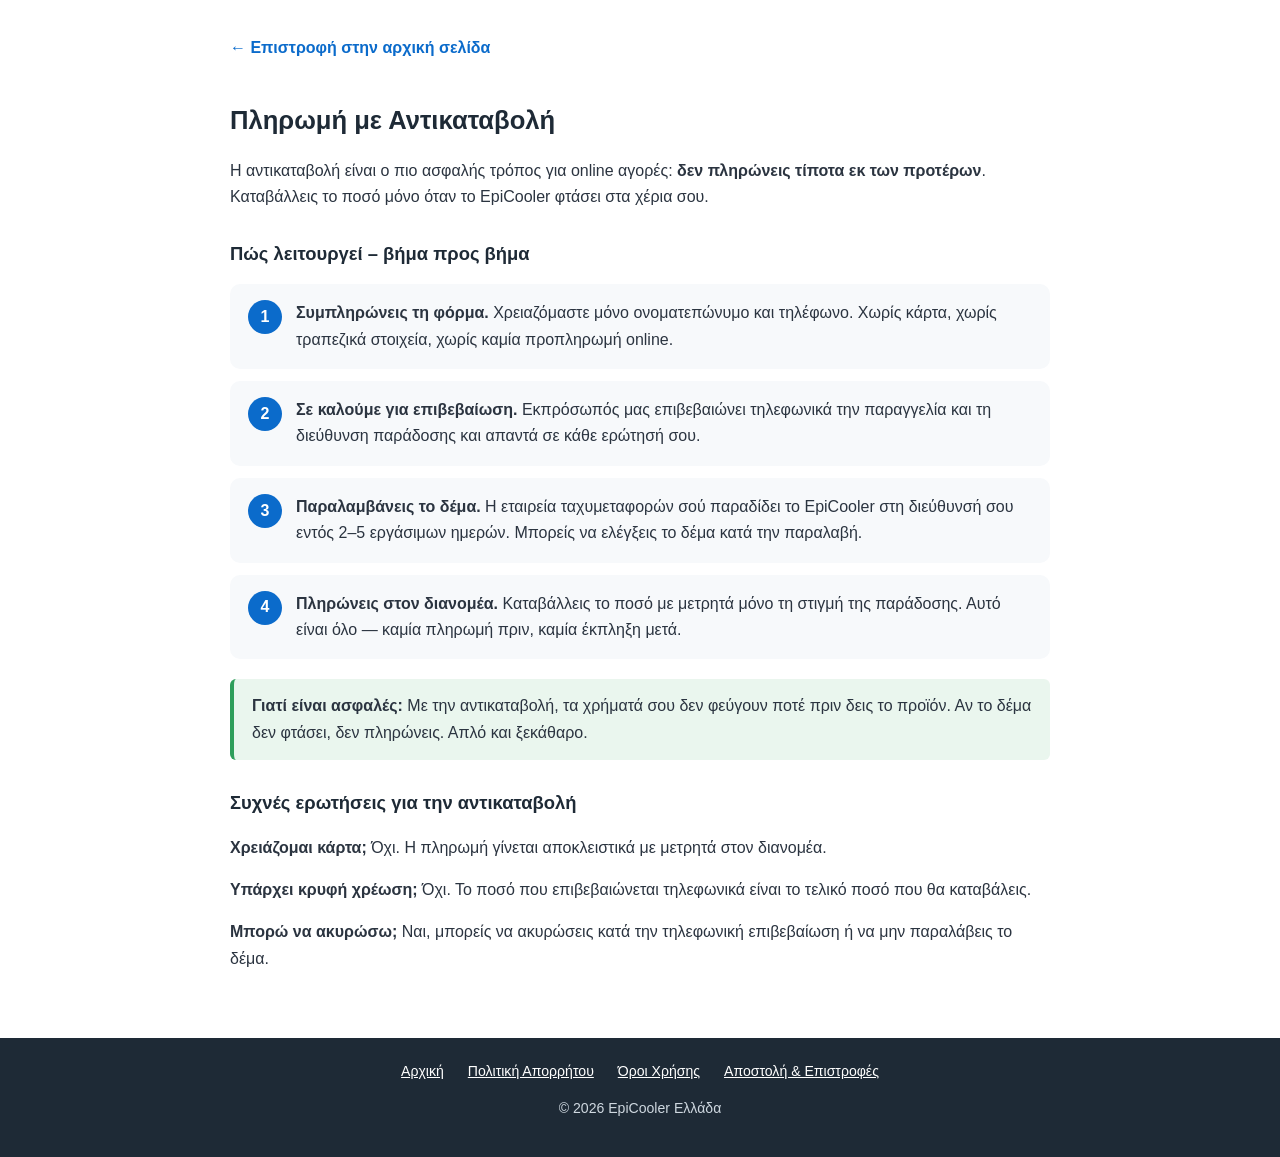
<file: cod.html>
<!DOCTYPE html>
<html lang="el-GR">
<head>
<meta charset="utf-8">
<meta name="viewport" content="width=device-width,initial-scale=1">
<title>Πληρωμή με Αντικαταβολή | EpiCooler Ελλάδα</title>
<meta name="robots" content="noindex, follow">
<style>
body{font-family:Arial,Helvetica,sans-serif;color:#2b3440;background:#fff;margin:0;line-height:1.65}
.wrap{max-width:820px;margin:0 auto;padding:35px 20px 50px}
h1{font-size:1.6em;color:#1e2a36}
h2{font-size:1.15em;color:#1e2a36;margin-top:28px}
a{color:#0b6bcb}
.back{display:inline-block;margin-bottom:20px;font-weight:bold;text-decoration:none}
.step{display:flex;gap:14px;align-items:flex-start;background:#f7f9fb;border-radius:10px;padding:16px 18px;margin-bottom:12px}
.step .num{flex:0 0 34px;height:34px;border-radius:50%;background:#0b6bcb;color:#fff;font-weight:bold;display:flex;align-items:center;justify-content:center}
.highlight{background:#eaf6ee;border-left:4px solid #2e9e5b;padding:14px 18px;border-radius:6px;margin:20px 0}
footer{background:#1e2a36;color:#cfd8e0;text-align:center;padding:22px 15px;font-size:.88em}
footer a{color:#fff;margin:0 10px}
</style>
</head>
<body>
<div class="wrap">
<a class="back" href="index.html">← Επιστροφή στην αρχική σελίδα</a>
<h1>Πληρωμή με Αντικαταβολή</h1>
<p>Η αντικαταβολή είναι ο πιο ασφαλής τρόπος για online αγορές: <strong>δεν πληρώνεις τίποτα εκ των προτέρων</strong>. Καταβάλλεις το ποσό μόνο όταν το EpiCooler φτάσει στα χέρια σου.</p>

<h2>Πώς λειτουργεί – βήμα προς βήμα</h2>

<div class="step"><div class="num">1</div><div><strong>Συμπληρώνεις τη φόρμα.</strong> Χρειαζόμαστε μόνο ονοματεπώνυμο και τηλέφωνο. Χωρίς κάρτα, χωρίς τραπεζικά στοιχεία, χωρίς καμία προπληρωμή online.</div></div>

<div class="step"><div class="num">2</div><div><strong>Σε καλούμε για επιβεβαίωση.</strong> Εκπρόσωπός μας επιβεβαιώνει τηλεφωνικά την παραγγελία και τη διεύθυνση παράδοσης και απαντά σε κάθε ερώτησή σου.</div></div>

<div class="step"><div class="num">3</div><div><strong>Παραλαμβάνεις το δέμα.</strong> Η εταιρεία ταχυμεταφορών σού παραδίδει το EpiCooler στη διεύθυνσή σου εντός 2–5 εργάσιμων ημερών. Μπορείς να ελέγξεις το δέμα κατά την παραλαβή.</div></div>

<div class="step"><div class="num">4</div><div><strong>Πληρώνεις στον διανομέα.</strong> Καταβάλλεις το ποσό με μετρητά μόνο τη στιγμή της παράδοσης. Αυτό είναι όλο — καμία πληρωμή πριν, καμία έκπληξη μετά.</div></div>

<div class="highlight">
<strong>Γιατί είναι ασφαλές:</strong> Με την αντικαταβολή, τα χρήματά σου δεν φεύγουν ποτέ πριν δεις το προϊόν. Αν το δέμα δεν φτάσει, δεν πληρώνεις. Απλό και ξεκάθαρο.
</div>

<h2>Συχνές ερωτήσεις για την αντικαταβολή</h2>
<p><strong>Χρειάζομαι κάρτα;</strong> Όχι. Η πληρωμή γίνεται αποκλειστικά με μετρητά στον διανομέα.</p>
<p><strong>Υπάρχει κρυφή χρέωση;</strong> Όχι. Το ποσό που επιβεβαιώνεται τηλεφωνικά είναι το τελικό ποσό που θα καταβάλεις.</p>
<p><strong>Μπορώ να ακυρώσω;</strong> Ναι, μπορείς να ακυρώσεις κατά την τηλεφωνική επιβεβαίωση ή να μην παραλάβεις το δέμα.</p>
</div>
<footer>
<a href="index.html">Αρχική</a>
<a href="privacy.html">Πολιτική Απορρήτου</a>
<a href="terms.html">Όροι Χρήσης</a>
<a href="shipping.html">Αποστολή &amp; Επιστροφές</a>
<p>© 2026 EpiCooler Ελλάδα</p>
</footer>
</body>
</html>
</file>
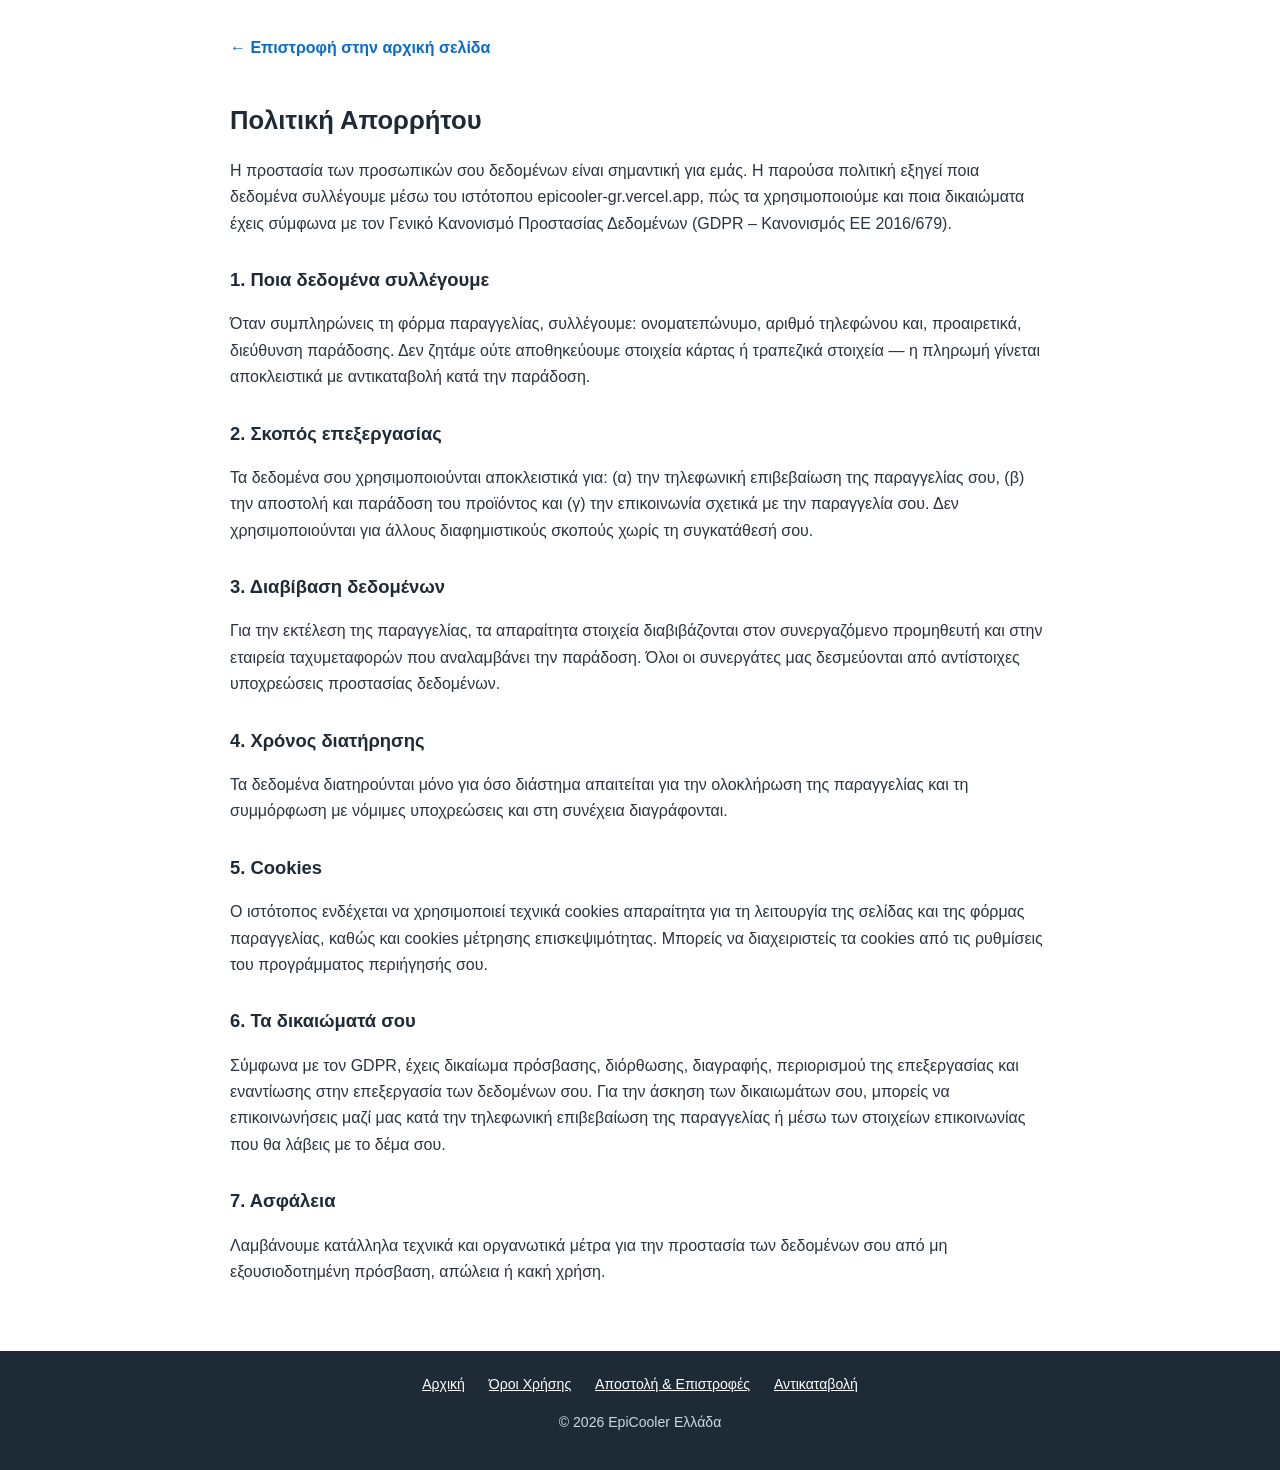
<file: privacy.html>
<!DOCTYPE html>
<html lang="el-GR">
<head>
<meta charset="utf-8">
<meta name="viewport" content="width=device-width,initial-scale=1">
<title>Πολιτική Απορρήτου | EpiCooler Ελλάδα</title>
<meta name="robots" content="noindex, follow">
<style>
body{font-family:Arial,Helvetica,sans-serif;color:#2b3440;background:#fff;margin:0;line-height:1.65}
.wrap{max-width:820px;margin:0 auto;padding:35px 20px 50px}
h1{font-size:1.6em;color:#1e2a36}
h2{font-size:1.15em;color:#1e2a36;margin-top:28px}
a{color:#0b6bcb}
.back{display:inline-block;margin-bottom:20px;font-weight:bold;text-decoration:none}
footer{background:#1e2a36;color:#cfd8e0;text-align:center;padding:22px 15px;font-size:.88em}
footer a{color:#fff;margin:0 10px}
</style>
</head>
<body>
<div class="wrap">
<a class="back" href="index.html">← Επιστροφή στην αρχική σελίδα</a>
<h1>Πολιτική Απορρήτου</h1>
<p>Η προστασία των προσωπικών σου δεδομένων είναι σημαντική για εμάς. Η παρούσα πολιτική εξηγεί ποια δεδομένα συλλέγουμε μέσω του ιστότοπου epicooler-gr.vercel.app, πώς τα χρησιμοποιούμε και ποια δικαιώματα έχεις σύμφωνα με τον Γενικό Κανονισμό Προστασίας Δεδομένων (GDPR – Κανονισμός ΕΕ 2016/679).</p>

<h2>1. Ποια δεδομένα συλλέγουμε</h2>
<p>Όταν συμπληρώνεις τη φόρμα παραγγελίας, συλλέγουμε: ονοματεπώνυμο, αριθμό τηλεφώνου και, προαιρετικά, διεύθυνση παράδοσης. Δεν ζητάμε ούτε αποθηκεύουμε στοιχεία κάρτας ή τραπεζικά στοιχεία — η πληρωμή γίνεται αποκλειστικά με αντικαταβολή κατά την παράδοση.</p>

<h2>2. Σκοπός επεξεργασίας</h2>
<p>Τα δεδομένα σου χρησιμοποιούνται αποκλειστικά για: (α) την τηλεφωνική επιβεβαίωση της παραγγελίας σου, (β) την αποστολή και παράδοση του προϊόντος και (γ) την επικοινωνία σχετικά με την παραγγελία σου. Δεν χρησιμοποιούνται για άλλους διαφημιστικούς σκοπούς χωρίς τη συγκατάθεσή σου.</p>

<h2>3. Διαβίβαση δεδομένων</h2>
<p>Για την εκτέλεση της παραγγελίας, τα απαραίτητα στοιχεία διαβιβάζονται στον συνεργαζόμενο προμηθευτή και στην εταιρεία ταχυμεταφορών που αναλαμβάνει την παράδοση. Όλοι οι συνεργάτες μας δεσμεύονται από αντίστοιχες υποχρεώσεις προστασίας δεδομένων.</p>

<h2>4. Χρόνος διατήρησης</h2>
<p>Τα δεδομένα διατηρούνται μόνο για όσο διάστημα απαιτείται για την ολοκλήρωση της παραγγελίας και τη συμμόρφωση με νόμιμες υποχρεώσεις και στη συνέχεια διαγράφονται.</p>

<h2>5. Cookies</h2>
<p>Ο ιστότοπος ενδέχεται να χρησιμοποιεί τεχνικά cookies απαραίτητα για τη λειτουργία της σελίδας και της φόρμας παραγγελίας, καθώς και cookies μέτρησης επισκεψιμότητας. Μπορείς να διαχειριστείς τα cookies από τις ρυθμίσεις του προγράμματος περιήγησής σου.</p>

<h2>6. Τα δικαιώματά σου</h2>
<p>Σύμφωνα με τον GDPR, έχεις δικαίωμα πρόσβασης, διόρθωσης, διαγραφής, περιορισμού της επεξεργασίας και εναντίωσης στην επεξεργασία των δεδομένων σου. Για την άσκηση των δικαιωμάτων σου, μπορείς να επικοινωνήσεις μαζί μας κατά την τηλεφωνική επιβεβαίωση της παραγγελίας ή μέσω των στοιχείων επικοινωνίας που θα λάβεις με το δέμα σου.</p>

<h2>7. Ασφάλεια</h2>
<p>Λαμβάνουμε κατάλληλα τεχνικά και οργανωτικά μέτρα για την προστασία των δεδομένων σου από μη εξουσιοδοτημένη πρόσβαση, απώλεια ή κακή χρήση.</p>
</div>
<footer>
<a href="index.html">Αρχική</a>
<a href="terms.html">Όροι Χρήσης</a>
<a href="shipping.html">Αποστολή &amp; Επιστροφές</a>
<a href="cod.html">Αντικαταβολή</a>
<p>© 2026 EpiCooler Ελλάδα</p>
</footer>
</body>
</html>
</file>
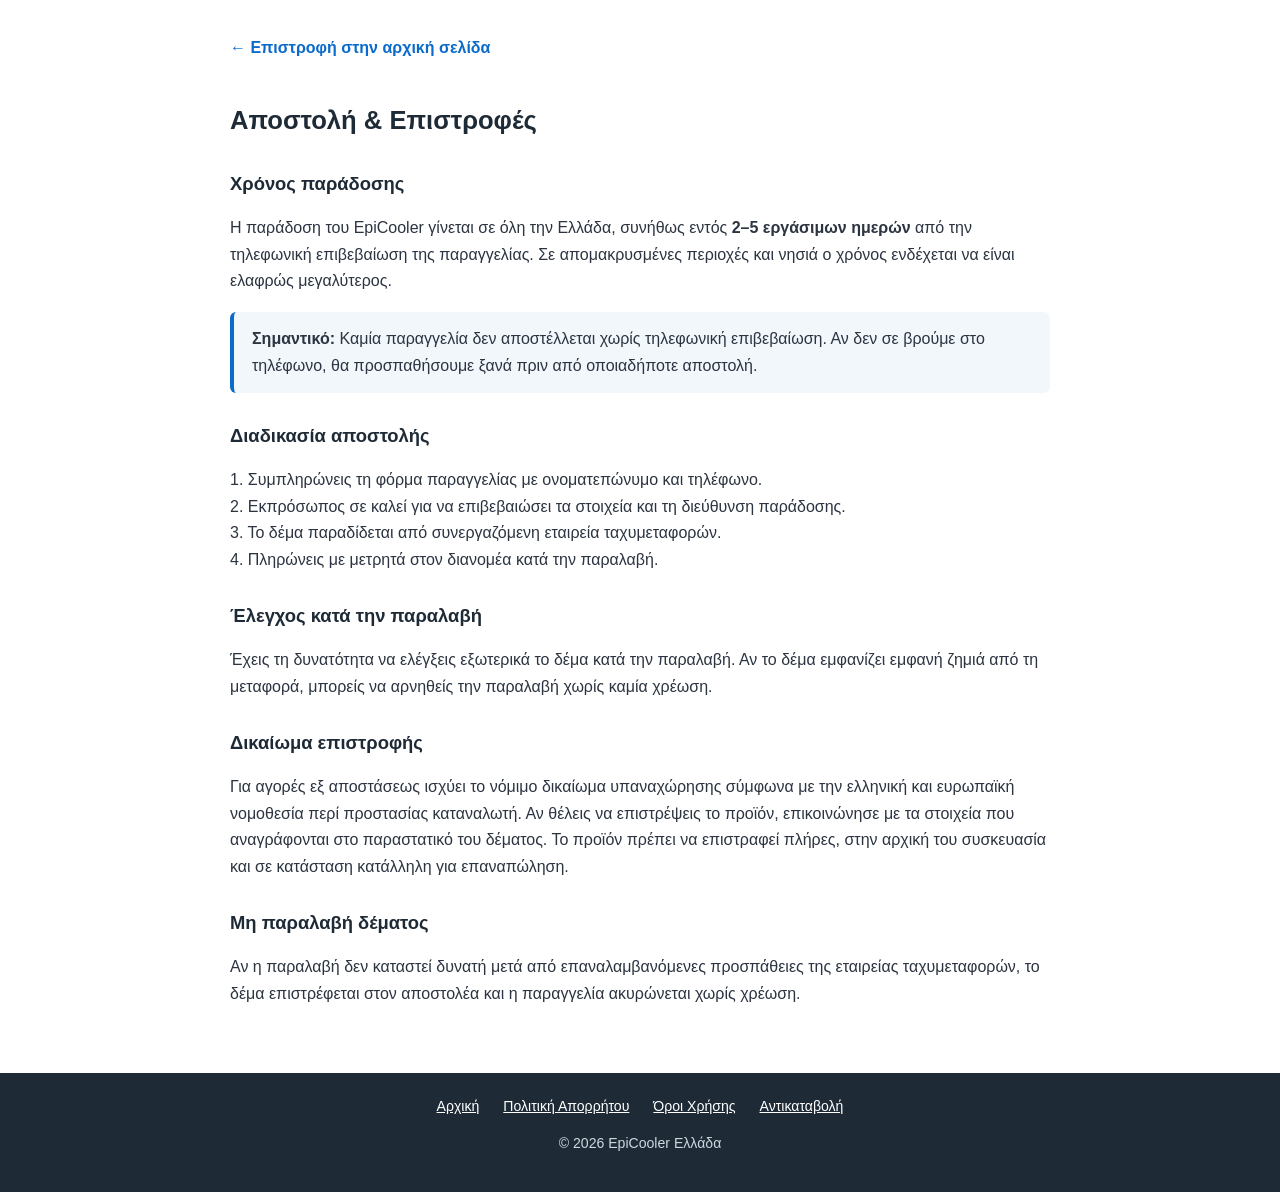
<file: shipping.html>
<!DOCTYPE html>
<html lang="el-GR">
<head>
<meta charset="utf-8">
<meta name="viewport" content="width=device-width,initial-scale=1">
<title>Αποστολή &amp; Επιστροφές | EpiCooler Ελλάδα</title>
<meta name="robots" content="noindex, follow">
<style>
body{font-family:Arial,Helvetica,sans-serif;color:#2b3440;background:#fff;margin:0;line-height:1.65}
.wrap{max-width:820px;margin:0 auto;padding:35px 20px 50px}
h1{font-size:1.6em;color:#1e2a36}
h2{font-size:1.15em;color:#1e2a36;margin-top:28px}
a{color:#0b6bcb}
.back{display:inline-block;margin-bottom:20px;font-weight:bold;text-decoration:none}
.box{background:#f2f7fc;border-left:4px solid #0b6bcb;padding:14px 18px;border-radius:6px;margin:18px 0}
footer{background:#1e2a36;color:#cfd8e0;text-align:center;padding:22px 15px;font-size:.88em}
footer a{color:#fff;margin:0 10px}
</style>
</head>
<body>
<div class="wrap">
<a class="back" href="index.html">← Επιστροφή στην αρχική σελίδα</a>
<h1>Αποστολή &amp; Επιστροφές</h1>

<h2>Χρόνος παράδοσης</h2>
<p>Η παράδοση του EpiCooler γίνεται σε όλη την Ελλάδα, συνήθως εντός <strong>2–5 εργάσιμων ημερών</strong> από την τηλεφωνική επιβεβαίωση της παραγγελίας. Σε απομακρυσμένες περιοχές και νησιά ο χρόνος ενδέχεται να είναι ελαφρώς μεγαλύτερος.</p>

<div class="box">
<strong>Σημαντικό:</strong> Καμία παραγγελία δεν αποστέλλεται χωρίς τηλεφωνική επιβεβαίωση. Αν δεν σε βρούμε στο τηλέφωνο, θα προσπαθήσουμε ξανά πριν από οποιαδήποτε αποστολή.
</div>

<h2>Διαδικασία αποστολής</h2>
<p>1. Συμπληρώνεις τη φόρμα παραγγελίας με ονοματεπώνυμο και τηλέφωνο.<br>
2. Εκπρόσωπος σε καλεί για να επιβεβαιώσει τα στοιχεία και τη διεύθυνση παράδοσης.<br>
3. Το δέμα παραδίδεται από συνεργαζόμενη εταιρεία ταχυμεταφορών.<br>
4. Πληρώνεις με μετρητά στον διανομέα κατά την παραλαβή.</p>

<h2>Έλεγχος κατά την παραλαβή</h2>
<p>Έχεις τη δυνατότητα να ελέγξεις εξωτερικά το δέμα κατά την παραλαβή. Αν το δέμα εμφανίζει εμφανή ζημιά από τη μεταφορά, μπορείς να αρνηθείς την παραλαβή χωρίς καμία χρέωση.</p>

<h2>Δικαίωμα επιστροφής</h2>
<p>Για αγορές εξ αποστάσεως ισχύει το νόμιμο δικαίωμα υπαναχώρησης σύμφωνα με την ελληνική και ευρωπαϊκή νομοθεσία περί προστασίας καταναλωτή. Αν θέλεις να επιστρέψεις το προϊόν, επικοινώνησε με τα στοιχεία που αναγράφονται στο παραστατικό του δέματος. Το προϊόν πρέπει να επιστραφεί πλήρες, στην αρχική του συσκευασία και σε κατάσταση κατάλληλη για επαναπώληση.</p>

<h2>Μη παραλαβή δέματος</h2>
<p>Αν η παραλαβή δεν καταστεί δυνατή μετά από επαναλαμβανόμενες προσπάθειες της εταιρείας ταχυμεταφορών, το δέμα επιστρέφεται στον αποστολέα και η παραγγελία ακυρώνεται χωρίς χρέωση.</p>
</div>
<footer>
<a href="index.html">Αρχική</a>
<a href="privacy.html">Πολιτική Απορρήτου</a>
<a href="terms.html">Όροι Χρήσης</a>
<a href="cod.html">Αντικαταβολή</a>
<p>© 2026 EpiCooler Ελλάδα</p>
</footer>
</body>
</html>
</file>
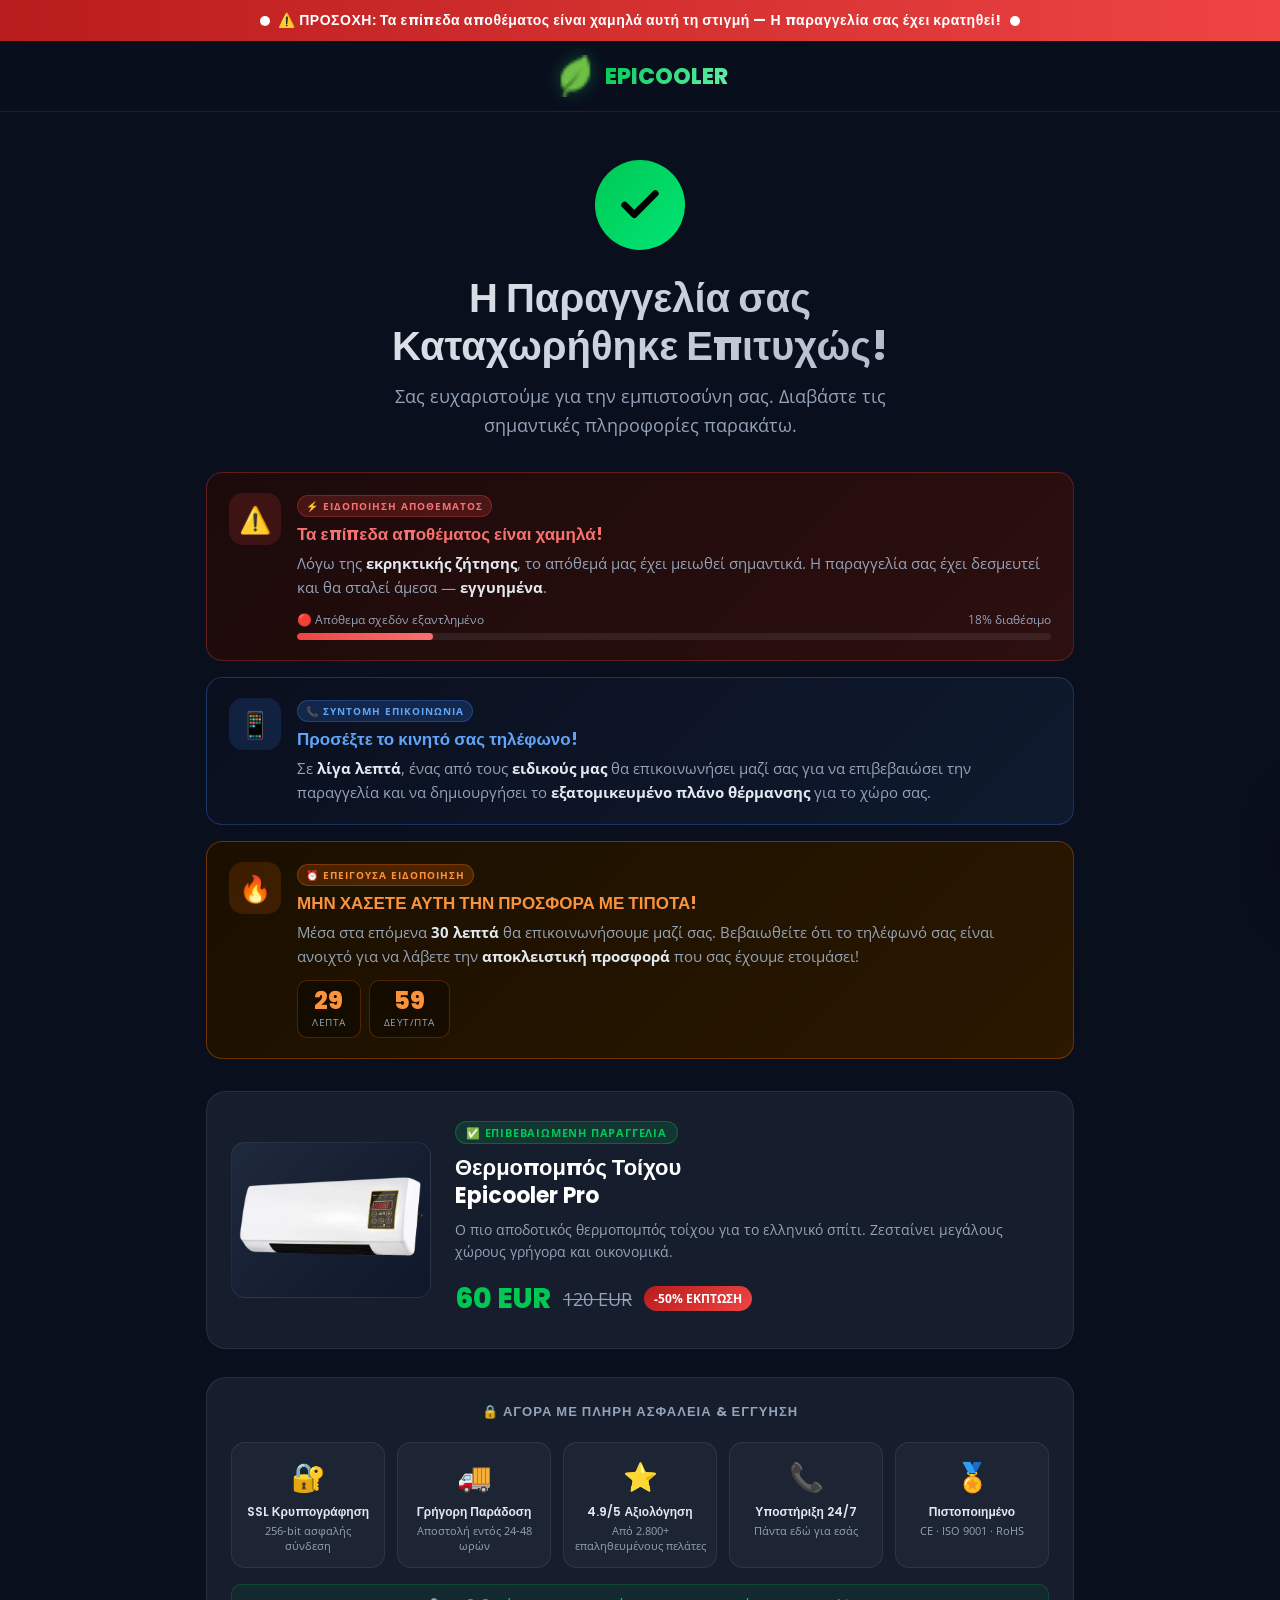
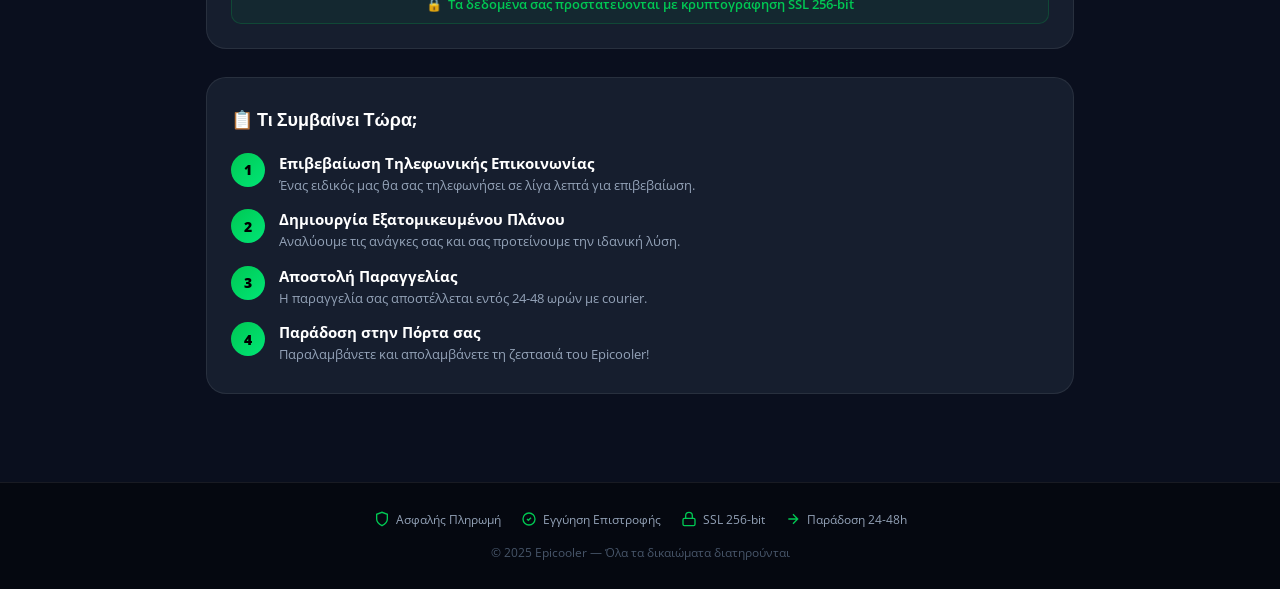
<file: success.html>
<!DOCTYPE html>
<html lang="el">
<head>
  <meta charset="UTF-8">
  <meta http-equiv="X-UA-Compatible" content="IE=edge">
  <meta name="viewport" content="width=device-width, initial-scale=1, maximum-scale=1.0">
  <title>Η Παραγγελία σας Καταχωρήθηκε! | Epicooler</title>
  <link href="https://fonts.googleapis.com/css2?family=Open+Sans:wght@400;600;700;800&family=Poppins:wght@400;600;700;800;900&display=swap&subset=greek" rel="stylesheet">

  <style>
    *, *::before, *::after { margin: 0; padding: 0; box-sizing: border-box; }

    :root {
      --green:   #00c853;
      --green2:  #00e676;
      --red:     #ff1744;
      --orange:  #ff6d00;
      --gold:    #ffab00;
      --dark:    #0a0f1e;
      --dark2:   #111827;
      --card:    #161e2e;
      --border:  rgba(255,255,255,.08);
      --text:    #e2e8f0;
      --muted:   #94a3b8;
    }

    html { scroll-behavior: smooth; }

    body {
      font-family: 'Open Sans', sans-serif;
      background: var(--dark);
      color: var(--text);
      min-height: 100vh;
      overflow-x: hidden;
    }

    /* ── TOP BANNER ── */
    .top-banner {
      background: linear-gradient(90deg, #b91c1c, #ef4444, #b91c1c);
      background-size: 200% 100%;
      animation: slideBg 3s linear infinite;
      text-align: center;
      padding: 10px 16px;
      font-family: 'Poppins', sans-serif;
      font-weight: 700;
      font-size: clamp(12px, 2.5vw, 14px);
      letter-spacing: .5px;
      color: #fff;
      display: flex;
      align-items: center;
      justify-content: center;
      gap: 8px;
    }
    @keyframes slideBg {
      0%   { background-position: 0% 50%; }
      100% { background-position: 200% 50%; }
    }
    .top-banner .dot {
      display: inline-block;
      width: 10px; height: 10px;
      background: #fff;
      border-radius: 50%;
      animation: pulse 1s ease-in-out infinite;
    }
    @keyframes pulse {
      0%,100% { opacity: 1; transform: scale(1); }
      50%      { opacity: .5; transform: scale(.7); }
    }

    /* ── HEADER ── */
    .site-header {
      background: rgba(10,15,30,.95);
      border-bottom: 1px solid var(--border);
      backdrop-filter: blur(10px);
      padding: 14px 20px;
      display: flex;
      align-items: center;
      justify-content: center;
    }
    .logo-wrap { display: flex; align-items: center; gap: 10px; }
    .logo-wrap img { height: 42px; filter: drop-shadow(0 0 8px rgba(0,200,83,.4)); }
    .logo-text {
      font-family: 'Poppins', sans-serif;
      font-weight: 800;
      font-size: 22px;
      background: linear-gradient(135deg, #00c853, #69f0ae);
      -webkit-background-clip: text;
      -webkit-text-fill-color: transparent;
      background-clip: text;
    }

    /* ── HERO / CONFIRM ── */
    .hero {
      text-align: center;
      padding: 48px 20px 32px;
    }
    .checkmark-wrap {
      width: 90px; height: 90px;
      border-radius: 50%;
      background: linear-gradient(135deg, #00c853, #00e676);
      display: flex; align-items: center; justify-content: center;
      margin: 0 auto 24px;
      box-shadow: 0 0 0 0 rgba(0,200,83,.6);
      animation: ringPulse 2s ease-out infinite;
    }
    @keyframes ringPulse {
      0%   { box-shadow: 0 0 0 0 rgba(0,200,83,.6); }
      70%  { box-shadow: 0 0 0 22px rgba(0,200,83,0); }
      100% { box-shadow: 0 0 0 0 rgba(0,200,83,0); }
    }
    .checkmark-wrap svg { width: 46px; height: 46px; }

    .hero h1 {
      font-family: 'Poppins', sans-serif;
      font-weight: 800;
      font-size: clamp(24px, 5vw, 40px);
      line-height: 1.2;
      margin-bottom: 12px;
      background: linear-gradient(135deg, #fff, #94a3b8);
      -webkit-background-clip: text;
      -webkit-text-fill-color: transparent;
      background-clip: text;
    }
    .hero .subtitle {
      font-size: clamp(14px, 3vw, 18px);
      color: var(--muted);
      max-width: 520px;
      margin: 0 auto;
      line-height: 1.6;
    }

    /* ── MAIN GRID ── */
    .container {
      max-width: 900px;
      margin: 0 auto;
      padding: 0 16px 60px;
    }

    /* ── TRIGGERS ── */
    .triggers { display: flex; flex-direction: column; gap: 16px; margin-bottom: 32px; }

    .trigger-card {
      border-radius: 16px;
      padding: 20px 22px;
      display: flex;
      align-items: flex-start;
      gap: 16px;
      position: relative;
      overflow: hidden;
      opacity: 0;
      transform: translateY(20px);
      transition: opacity .5s ease, transform .5s ease;
    }
    .trigger-card.visible { opacity: 1; transform: translateY(0); }

    .trigger-card::before {
      content: '';
      position: absolute;
      inset: 0;
      opacity: .06;
      pointer-events: none;
    }

    /* TRIGGER 1 – RED (estoque) */
    .t1 { background: linear-gradient(135deg, #1c0a0a, #2d0f0f); border: 1px solid rgba(239,68,68,.3); }
    .t1 .icon-wrap { background: rgba(239,68,68,.15); }
    .t1 .trigger-title { color: #f87171; }

    /* TRIGGER 2 – BLUE (celular) */
    .t2 { background: linear-gradient(135deg, #0a0f1e, #0f1a2e); border: 1px solid rgba(59,130,246,.3); }
    .t2 .icon-wrap { background: rgba(59,130,246,.15); }
    .t2 .trigger-title { color: #60a5fa; }

    /* TRIGGER 3 – ORANGE (oferta) */
    .t3 { background: linear-gradient(135deg, #1a0f00, #2a1800); border: 1px solid rgba(255,109,0,.35); }
    .t3 .icon-wrap { background: rgba(255,109,0,.15); }
    .t3 .trigger-title { color: #fb923c; }

    .icon-wrap {
      width: 52px; height: 52px; min-width: 52px;
      border-radius: 14px;
      display: flex; align-items: center; justify-content: center;
      font-size: 26px;
    }

    .trigger-body { flex: 1; }
    .trigger-badge {
      display: inline-block;
      font-size: 10px;
      font-weight: 700;
      letter-spacing: 1px;
      text-transform: uppercase;
      padding: 3px 8px;
      border-radius: 100px;
      margin-bottom: 6px;
    }
    .t1 .trigger-badge { background: rgba(239,68,68,.2); color: #f87171; border: 1px solid rgba(239,68,68,.3); }
    .t2 .trigger-badge { background: rgba(59,130,246,.2); color: #60a5fa; border: 1px solid rgba(59,130,246,.3); }
    .t3 .trigger-badge { background: rgba(255,109,0,.2); color: #fb923c; border: 1px solid rgba(255,109,0,.3); }

    .trigger-title {
      font-family: 'Poppins', sans-serif;
      font-weight: 700;
      font-size: clamp(14px, 3vw, 17px);
      margin-bottom: 6px;
      line-height: 1.3;
    }
    .trigger-text { font-size: clamp(13px, 2.5vw, 15px); color: var(--muted); line-height: 1.6; }
    .trigger-text strong { color: var(--text); }

    /* stock bar */
    .stock-bar-wrap { margin-top: 12px; }
    .stock-label { display: flex; justify-content: space-between; font-size: 12px; color: var(--muted); margin-bottom: 5px; }
    .stock-bar { height: 7px; background: rgba(255,255,255,.08); border-radius: 100px; overflow: hidden; }
    .stock-fill { height: 100%; width: 18%; background: linear-gradient(90deg, #ef4444, #f87171); border-radius: 100px; animation: stockPulse 2s ease-in-out infinite; }
    @keyframes stockPulse { 0%,100%{opacity:1} 50%{opacity:.6} }

    /* countdown */
    .countdown-wrap { margin-top: 12px; display: flex; gap: 8px; }
    .cd-block {
      background: rgba(0,0,0,.3);
      border: 1px solid rgba(255,109,0,.25);
      border-radius: 10px;
      padding: 8px 14px;
      text-align: center;
      min-width: 56px;
    }
    .cd-num {
      font-family: 'Poppins', sans-serif;
      font-weight: 800;
      font-size: 24px;
      color: #fb923c;
      line-height: 1;
    }
    .cd-label { font-size: 10px; color: var(--muted); text-transform: uppercase; letter-spacing: .5px; margin-top: 2px; }

    /* ── PRODUCT CARD ── */
    .product-section {
      background: var(--card);
      border: 1px solid var(--border);
      border-radius: 20px;
      padding: 28px 24px;
      margin-bottom: 28px;
      display: flex;
      gap: 24px;
      align-items: center;
      flex-wrap: wrap;
    }
    .product-img-wrap {
      flex: 0 0 auto;
      width: 200px;
      border-radius: 14px;
      overflow: hidden;
      background: linear-gradient(135deg, #1e293b, #0f172a);
      border: 1px solid var(--border);
    }
    .product-img-wrap img { width: 100%; display: block; }
    .product-info { flex: 1; min-width: 200px; }
    .product-tag {
      display: inline-block;
      background: rgba(0,200,83,.15);
      color: var(--green);
      border: 1px solid rgba(0,200,83,.3);
      font-size: 11px;
      font-weight: 700;
      letter-spacing: .8px;
      text-transform: uppercase;
      padding: 3px 10px;
      border-radius: 100px;
      margin-bottom: 10px;
    }
    .product-name {
      font-family: 'Poppins', sans-serif;
      font-weight: 700;
      font-size: clamp(16px, 3.5vw, 22px);
      margin-bottom: 8px;
      line-height: 1.3;
      color: #fff;
    }
    .product-desc { font-size: 14px; color: var(--muted); line-height: 1.6; margin-bottom: 14px; }
    .price-row { display: flex; align-items: center; gap: 12px; flex-wrap: wrap; }
    .price-new {
      font-family: 'Poppins', sans-serif;
      font-weight: 800;
      font-size: 28px;
      color: var(--green);
    }
    .price-old {
      font-size: 18px;
      color: var(--muted);
      text-decoration: line-through;
    }
    .price-badge {
      background: linear-gradient(135deg, #b91c1c, #ef4444);
      color: #fff;
      font-size: 12px;
      font-weight: 700;
      padding: 4px 10px;
      border-radius: 100px;
    }

    /* ── TRUST BADGES ── */
    .trust-section {
      background: var(--card);
      border: 1px solid var(--border);
      border-radius: 20px;
      padding: 24px;
      margin-bottom: 28px;
    }
    .trust-title {
      text-align: center;
      font-family: 'Poppins', sans-serif;
      font-weight: 700;
      font-size: 13px;
      letter-spacing: 1px;
      text-transform: uppercase;
      color: var(--muted);
      margin-bottom: 20px;
    }
    .badges-grid {
      display: grid;
      grid-template-columns: repeat(auto-fit, minmax(130px, 1fr));
      gap: 12px;
    }
    .badge-item {
      background: rgba(255,255,255,.03);
      border: 1px solid var(--border);
      border-radius: 14px;
      padding: 14px 10px;
      text-align: center;
      transition: border-color .3s, transform .3s;
    }
    .badge-item:hover { border-color: rgba(0,200,83,.3); transform: translateY(-2px); }
    .badge-icon { font-size: 28px; margin-bottom: 8px; }
    .badge-name {
      font-family: 'Poppins', sans-serif;
      font-weight: 600;
      font-size: 12px;
      color: var(--text);
      margin-bottom: 2px;
    }
    .badge-desc { font-size: 11px; color: var(--muted); }

    /* SSL bar */
    .ssl-bar {
      margin-top: 16px;
      background: rgba(0,200,83,.06);
      border: 1px solid rgba(0,200,83,.2);
      border-radius: 10px;
      padding: 10px 16px;
      display: flex;
      align-items: center;
      justify-content: center;
      gap: 10px;
      font-size: 13px;
      color: var(--green);
      font-weight: 600;
    }

    /* ── WHAT NEXT ── */
    .steps-section {
      background: var(--card);
      border: 1px solid var(--border);
      border-radius: 20px;
      padding: 28px 24px;
      margin-bottom: 28px;
    }
    .steps-title {
      font-family: 'Poppins', sans-serif;
      font-weight: 700;
      font-size: 18px;
      color: #fff;
      margin-bottom: 20px;
      display: flex;
      align-items: center;
      gap: 8px;
    }
    .steps-list { display: flex; flex-direction: column; gap: 14px; }
    .step-item { display: flex; align-items: flex-start; gap: 14px; }
    .step-num {
      width: 34px; height: 34px; min-width: 34px;
      border-radius: 50%;
      background: linear-gradient(135deg, #00c853, #00e676);
      color: #000;
      font-weight: 800;
      font-size: 14px;
      display: flex; align-items: center; justify-content: center;
    }
    .step-content { flex: 1; }
    .step-head { font-weight: 700; font-size: 15px; color: #fff; margin-bottom: 3px; }
    .step-desc { font-size: 13px; color: var(--muted); line-height: 1.5; }

    /* ── FOOTER ── */
    .page-footer {
      background: #050810;
      border-top: 1px solid var(--border);
      padding: 28px 20px;
      text-align: center;
    }
    .footer-badges { display: flex; align-items: center; justify-content: center; flex-wrap: wrap; gap: 20px; margin-bottom: 16px; }
    .footer-badge { display: flex; align-items: center; gap: 6px; font-size: 12px; color: var(--muted); }
    .footer-badge svg { width: 16px; height: 16px; color: var(--green); fill: none; stroke: currentColor; stroke-width: 2; }
    .footer-copy { font-size: 12px; color: #475569; }

    /* ── NOTIFICATION ── */
    .notif {
      position: fixed;
      bottom: 20px;
      right: 20px;
      background: var(--card);
      border: 1px solid rgba(0,200,83,.4);
      border-radius: 14px;
      padding: 14px 18px;
      max-width: 320px;
      box-shadow: 0 20px 50px rgba(0,0,0,.6);
      display: flex;
      gap: 12px;
      align-items: center;
      transform: translateX(360px);
      transition: transform .5s cubic-bezier(.34,1.56,.64,1);
      z-index: 999;
    }
    .notif.show { transform: translateX(0); }
    .notif-icon { font-size: 26px; flex-shrink: 0; }
    .notif-text { font-size: 13px; color: var(--text); line-height: 1.5; }
    .notif-text strong { color: var(--green); }

    /* ── RESPONSIVE ── */
    @media (max-width: 600px) {
      .product-section { flex-direction: column; }
      .product-img-wrap { width: 100%; }
      .countdown-wrap { flex-wrap: wrap; }
    }
  </style>
</head>
<body>

  <!-- TOP ALERT BANNER -->
  <div class="top-banner">
    <span class="dot"></span>
    ⚠️ ΠΡΟΣΟΧΗ: Τα επίπεδα αποθέματος είναι χαμηλά αυτή τη στιγμή — Η παραγγελία σας έχει κρατηθεί!
    <span class="dot"></span>
  </div>

  <!-- HEADER -->
  <header class="site-header">
    <div class="logo-wrap">
      <img src="img/favicon.png" alt="Epicooler Logo">
      <span class="logo-text">EPICOOLER</span>
    </div>
  </header>

  <!-- HERO -->
  <div class="hero">
    <div class="checkmark-wrap">
      <svg viewBox="0 0 24 24" fill="none" stroke="#000" stroke-width="3.5" stroke-linecap="round" stroke-linejoin="round">
        <polyline points="20 6 9 17 4 12"/>
      </svg>
    </div>
    <h1>Η Παραγγελία σας<br>Καταχωρήθηκε Επιτυχώς!</h1>
    <p class="subtitle">Σας ευχαριστούμε για την εμπιστοσύνη σας. Διαβάστε τις σημαντικές πληροφορίες παρακάτω.</p>
  </div>

  <div class="container">

    <!-- ===== TRIGGER 1 — STOCK ===== -->
    <div class="triggers">
      <div class="trigger-card t1" id="t1">
        <div class="icon-wrap">⚠️</div>
        <div class="trigger-body">
          <span class="trigger-badge">⚡ Ειδοποίηση Αποθέματος</span>
          <div class="trigger-title">Τα επίπεδα αποθέματος είναι χαμηλά!</div>
          <div class="trigger-text">
            Λόγω της <strong>εκρηκτικής ζήτησης</strong>, το απόθεμά μας έχει μειωθεί σημαντικά.
            Η παραγγελία σας έχει δεσμευτεί και θα σταλεί άμεσα — <strong>εγγυημένα</strong>.
          </div>
          <div class="stock-bar-wrap">
            <div class="stock-label">
              <span>🔴 Απόθεμα σχεδόν εξαντλημένο</span>
              <span>18% διαθέσιμο</span>
            </div>
            <div class="stock-bar"><div class="stock-fill"></div></div>
          </div>
        </div>
      </div>

      <!-- ===== TRIGGER 2 — PHONE ===== -->
      <div class="trigger-card t2" id="t2">
        <div class="icon-wrap">📱</div>
        <div class="trigger-body">
          <span class="trigger-badge">📞 Σύντομη Επικοινωνία</span>
          <div class="trigger-title">Προσέξτε το κινητό σας τηλέφωνο!</div>
          <div class="trigger-text">
            Σε <strong>λίγα λεπτά</strong>, ένας από τους <strong>ειδικούς μας</strong> θα επικοινωνήσει μαζί σας
            για να επιβεβαιώσει την παραγγελία και να δημιουργήσει το
            <strong>εξατομικευμένο πλάνο θέρμανσης</strong> για το χώρο σας.
          </div>
        </div>
      </div>

      <!-- ===== TRIGGER 3 — COUNTDOWN ===== -->
      <div class="trigger-card t3" id="t3">
        <div class="icon-wrap">🔥</div>
        <div class="trigger-body">
          <span class="trigger-badge">⏰ Επείγουσα Ειδοποίηση</span>
          <div class="trigger-title">ΜΗΝ ΧΑΣΕΤΕ ΑΥΤΗ ΤΗΝ ΠΡΟΣΦΟΡΑ ΜΕ ΤΙΠΟΤΑ!</div>
          <div class="trigger-text">
            Μέσα στα επόμενα <strong>30 λεπτά</strong> θα επικοινωνήσουμε μαζί σας.
            Βεβαιωθείτε ότι το τηλέφωνό σας είναι ανοιχτό για να λάβετε την
            <strong>αποκλειστική προσφορά</strong> που σας έχουμε ετοιμάσει!
          </div>
          <div class="countdown-wrap">
            <div class="cd-block">
              <div class="cd-num" id="cd-min">30</div>
              <div class="cd-label">Λεπτά</div>
            </div>
            <div class="cd-block">
              <div class="cd-num" id="cd-sec">00</div>
              <div class="cd-label">Δευτ/πτα</div>
            </div>
          </div>
        </div>
      </div>
    </div>

    <!-- ===== PRODUCT ===== -->
    <div class="product-section">
      <div class="product-img-wrap">
        <img src="img/product.png" alt="Epicooler Θερμοπομπός" onerror="this.src='img/picture-1.jpg'">
      </div>
      <div class="product-info">
        <div class="product-tag">✅ Επιβεβαιωμένη Παραγγελία</div>
        <div class="product-name">Θερμοπομπός Τοίχου<br>Epicooler Pro</div>
        <div class="product-desc">
          Ο πιο αποδοτικός θερμοπομπός τοίχου για το ελληνικό σπίτι.
          Ζεσταίνει μεγάλους χώρους γρήγορα και οικονομικά.
        </div>
        <div class="price-row">
          <span class="price-new">60 EUR</span>
          <span class="price-old">120 EUR</span>
          <span class="price-badge">-50% ΕΚΠΤΩΣΗ</span>
        </div>
      </div>
    </div>

    <!-- ===== TRUST BADGES ===== -->
    <div class="trust-section">
      <div class="trust-title">🔒 Αγορά με Πλήρη Ασφάλεια & Εγγύηση</div>
      <div class="badges-grid">
<div class="badge-item">
          <div class="badge-icon">🔐</div>
          <div class="badge-name">SSL Κρυπτογράφηση</div>
          <div class="badge-desc">256-bit ασφαλής σύνδεση</div>
        </div>
        <div class="badge-item">
          <div class="badge-icon">🚚</div>
          <div class="badge-name">Γρήγορη Παράδοση</div>
          <div class="badge-desc">Αποστολή εντός 24-48 ωρών</div>
        </div>
        <div class="badge-item">
          <div class="badge-icon">⭐</div>
          <div class="badge-name">4.9/5 Αξιολόγηση</div>
          <div class="badge-desc">Από 2.800+ επαληθευμένους πελάτες</div>
        </div>
        <div class="badge-item">
          <div class="badge-icon">📞</div>
          <div class="badge-name">Υποστήριξη 24/7</div>
          <div class="badge-desc">Πάντα εδώ για εσάς</div>
        </div>
        <div class="badge-item">
          <div class="badge-icon">🏅</div>
          <div class="badge-name">Πιστοποιημένο</div>
          <div class="badge-desc">CE · ISO 9001 · RoHS</div>
        </div>
      </div>
      <div class="ssl-bar">
        🔒 &nbsp;Τα δεδομένα σας προστατεύονται με κρυπτογράφηση SSL 256-bit
      </div>
    </div>

    <!-- ===== STEPS ===== -->
    <div class="steps-section">
      <div class="steps-title">📋 Τι Συμβαίνει Τώρα;</div>
      <div class="steps-list">
        <div class="step-item">
          <div class="step-num">1</div>
          <div class="step-content">
            <div class="step-head">Επιβεβαίωση Τηλεφωνικής Επικοινωνίας</div>
            <div class="step-desc">Ένας ειδικός μας θα σας τηλεφωνήσει σε λίγα λεπτά για επιβεβαίωση.</div>
          </div>
        </div>
        <div class="step-item">
          <div class="step-num">2</div>
          <div class="step-content">
            <div class="step-head">Δημιουργία Εξατομικευμένου Πλάνου</div>
            <div class="step-desc">Αναλύουμε τις ανάγκες σας και σας προτείνουμε την ιδανική λύση.</div>
          </div>
        </div>
        <div class="step-item">
          <div class="step-num">3</div>
          <div class="step-content">
            <div class="step-head">Αποστολή Παραγγελίας</div>
            <div class="step-desc">Η παραγγελία σας αποστέλλεται εντός 24-48 ωρών με courier.</div>
          </div>
        </div>
        <div class="step-item">
          <div class="step-num">4</div>
          <div class="step-content">
            <div class="step-head">Παράδοση στην Πόρτα σας</div>
            <div class="step-desc">Παραλαμβάνετε και απολαμβάνετε τη ζεστασιά του Epicooler!</div>
          </div>
        </div>
      </div>
    </div>

  </div><!-- /container -->

  <!-- FOOTER -->
  <footer class="page-footer">
    <div class="footer-badges">
      <div class="footer-badge">
        <svg viewBox="0 0 24 24"><path d="M12 22s8-4 8-10V5l-8-3-8 3v7c0 6 8 10 8 10z"/></svg>
        Ασφαλής Πληρωμή
      </div>
      <div class="footer-badge">
        <svg viewBox="0 0 24 24"><path d="M9 12l2 2 4-4"/><path d="M21 12a9 9 0 1 1-18 0 9 9 0 0 1 18 0z"/></svg>
        Εγγύηση Επιστροφής
      </div>
      <div class="footer-badge">
        <svg viewBox="0 0 24 24"><rect x="3" y="11" width="18" height="11" rx="2" ry="2"/><path d="M7 11V7a5 5 0 0 1 10 0v4"/></svg>
        SSL 256-bit
      </div>
      <div class="footer-badge">
        <svg viewBox="0 0 24 24"><path d="M5 12h14M12 5l7 7-7 7"/></svg>
        Παράδοση 24-48h
      </div>
    </div>
    <div class="footer-copy">© 2025 Epicooler — Όλα τα δικαιώματα διατηρούνται</div>
  </footer>

  <!-- FLOATING NOTIFICATION -->
  <div class="notif" id="notif">
    <span class="notif-icon">🛡️</span>
    <div class="notif-text">
      <strong>Η παραγγελία σας είναι ασφαλής!</strong><br>
      Ένας ειδικός μας θα επικοινωνήσει σύντομα.
    </div>
  </div>

  <script>
    // ── Animate trigger cards in sequence
    const cards = document.querySelectorAll('.trigger-card');
    cards.forEach((c, i) => {
      setTimeout(() => c.classList.add('visible'), 300 + i * 400);
    });

    // ── Countdown 30:00
    let total = 30 * 60;
    const minEl = document.getElementById('cd-min');
    const secEl = document.getElementById('cd-sec');
    const tick  = setInterval(() => {
      if (total <= 0) { clearInterval(tick); return; }
      total--;
      const m = Math.floor(total / 60);
      const s = total % 60;
      minEl.textContent = String(m).padStart(2, '0');
      secEl.textContent = String(s).padStart(2, '0');
    }, 1000);

    // ── Float notification
    setTimeout(() => {
      const n = document.getElementById('notif');
      n.classList.add('show');
      setTimeout(() => n.classList.remove('show'), 5000);
    }, 1800);
  </script>
</body>
</html>
</file>
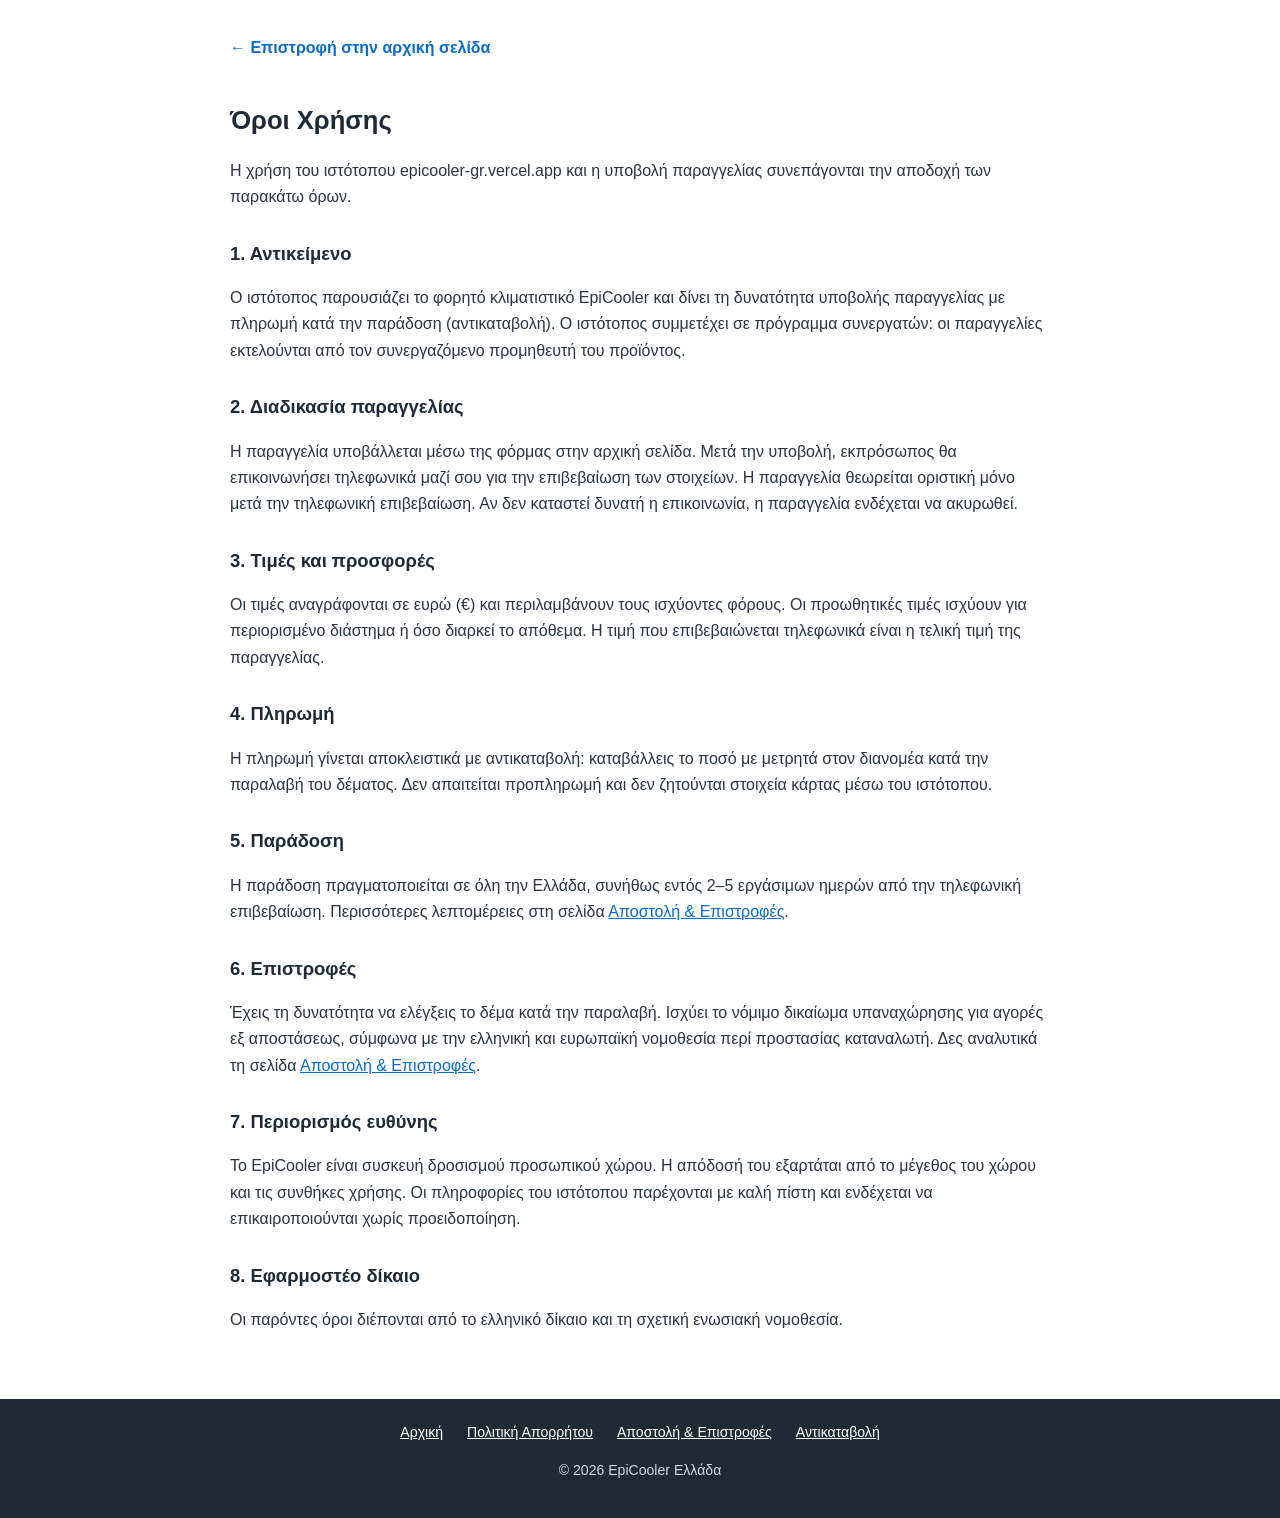
<file: terms.html>
<!DOCTYPE html>
<html lang="el-GR">
<head>
<meta charset="utf-8">
<meta name="viewport" content="width=device-width,initial-scale=1">
<title>Όροι Χρήσης | EpiCooler Ελλάδα</title>
<meta name="robots" content="noindex, follow">
<style>
body{font-family:Arial,Helvetica,sans-serif;color:#2b3440;background:#fff;margin:0;line-height:1.65}
.wrap{max-width:820px;margin:0 auto;padding:35px 20px 50px}
h1{font-size:1.6em;color:#1e2a36}
h2{font-size:1.15em;color:#1e2a36;margin-top:28px}
a{color:#0b6bcb}
.back{display:inline-block;margin-bottom:20px;font-weight:bold;text-decoration:none}
footer{background:#1e2a36;color:#cfd8e0;text-align:center;padding:22px 15px;font-size:.88em}
footer a{color:#fff;margin:0 10px}
</style>
</head>
<body>
<div class="wrap">
<a class="back" href="index.html">← Επιστροφή στην αρχική σελίδα</a>
<h1>Όροι Χρήσης</h1>
<p>Η χρήση του ιστότοπου epicooler-gr.vercel.app και η υποβολή παραγγελίας συνεπάγονται την αποδοχή των παρακάτω όρων.</p>

<h2>1. Αντικείμενο</h2>
<p>Ο ιστότοπος παρουσιάζει το φορητό κλιματιστικό EpiCooler και δίνει τη δυνατότητα υποβολής παραγγελίας με πληρωμή κατά την παράδοση (αντικαταβολή). Ο ιστότοπος συμμετέχει σε πρόγραμμα συνεργατών: οι παραγγελίες εκτελούνται από τον συνεργαζόμενο προμηθευτή του προϊόντος.</p>

<h2>2. Διαδικασία παραγγελίας</h2>
<p>Η παραγγελία υποβάλλεται μέσω της φόρμας στην αρχική σελίδα. Μετά την υποβολή, εκπρόσωπος θα επικοινωνήσει τηλεφωνικά μαζί σου για την επιβεβαίωση των στοιχείων. Η παραγγελία θεωρείται οριστική μόνο μετά την τηλεφωνική επιβεβαίωση. Αν δεν καταστεί δυνατή η επικοινωνία, η παραγγελία ενδέχεται να ακυρωθεί.</p>

<h2>3. Τιμές και προσφορές</h2>
<p>Οι τιμές αναγράφονται σε ευρώ (€) και περιλαμβάνουν τους ισχύοντες φόρους. Οι προωθητικές τιμές ισχύουν για περιορισμένο διάστημα ή όσο διαρκεί το απόθεμα. Η τιμή που επιβεβαιώνεται τηλεφωνικά είναι η τελική τιμή της παραγγελίας.</p>

<h2>4. Πληρωμή</h2>
<p>Η πληρωμή γίνεται αποκλειστικά με αντικαταβολή: καταβάλλεις το ποσό με μετρητά στον διανομέα κατά την παραλαβή του δέματος. Δεν απαιτείται προπληρωμή και δεν ζητούνται στοιχεία κάρτας μέσω του ιστότοπου.</p>

<h2>5. Παράδοση</h2>
<p>Η παράδοση πραγματοποιείται σε όλη την Ελλάδα, συνήθως εντός 2–5 εργάσιμων ημερών από την τηλεφωνική επιβεβαίωση. Περισσότερες λεπτομέρειες στη σελίδα <a href="shipping.html">Αποστολή &amp; Επιστροφές</a>.</p>

<h2>6. Επιστροφές</h2>
<p>Έχεις τη δυνατότητα να ελέγξεις το δέμα κατά την παραλαβή. Ισχύει το νόμιμο δικαίωμα υπαναχώρησης για αγορές εξ αποστάσεως, σύμφωνα με την ελληνική και ευρωπαϊκή νομοθεσία περί προστασίας καταναλωτή. Δες αναλυτικά τη σελίδα <a href="shipping.html">Αποστολή &amp; Επιστροφές</a>.</p>

<h2>7. Περιορισμός ευθύνης</h2>
<p>Το EpiCooler είναι συσκευή δροσισμού προσωπικού χώρου. Η απόδοσή του εξαρτάται από το μέγεθος του χώρου και τις συνθήκες χρήσης. Οι πληροφορίες του ιστότοπου παρέχονται με καλή πίστη και ενδέχεται να επικαιροποιούνται χωρίς προειδοποίηση.</p>

<h2>8. Εφαρμοστέο δίκαιο</h2>
<p>Οι παρόντες όροι διέπονται από το ελληνικό δίκαιο και τη σχετική ενωσιακή νομοθεσία.</p>
</div>
<footer>
<a href="index.html">Αρχική</a>
<a href="privacy.html">Πολιτική Απορρήτου</a>
<a href="shipping.html">Αποστολή &amp; Επιστροφές</a>
<a href="cod.html">Αντικαταβολή</a>
<p>© 2026 EpiCooler Ελλάδα</p>
</footer>
</body>
</html>
</file>
<file: css/app.css>
.elementor-widget-heading .elementor-heading-title[class*=elementor-size-]>a {
	color: inherit;
	font-size: inherit;
	line-height: inherit
}

:root {
	--wp--preset--aspect-ratio--square: 1;
	--wp--preset--aspect-ratio--4-3: 4/3;
	--wp--preset--aspect-ratio--3-4: 3/4;
	--wp--preset--aspect-ratio--3-2: 3/2;
	--wp--preset--aspect-ratio--2-3: 2/3;
	--wp--preset--aspect-ratio--16-9: 16/9;
	--wp--preset--aspect-ratio--9-16: 9/16;
	--wp--preset--color--black: #000000;
	--wp--preset--color--cyan-bluish-gray: #abb8c3;
	--wp--preset--color--white: #ffffff;
	--wp--preset--color--pale-pink: #f78da7;
	--wp--preset--color--vivid-red: #cf2e2e;
	--wp--preset--color--luminous-vivid-orange: #ff6900;
	--wp--preset--color--luminous-vivid-amber: #fcb900;
	--wp--preset--color--light-green-cyan: #7bdcb5;
	--wp--preset--color--vivid-green-cyan: #00d084;
	--wp--preset--color--pale-cyan-blue: #8ed1fc;
	--wp--preset--color--vivid-cyan-blue: #0693e3;
	--wp--preset--color--vivid-purple: #9b51e0;
	--wp--preset--color--base: #ffffff;
	--wp--preset--color--contrast: #000000;
	--wp--preset--color--primary: #9DFF20;
	--wp--preset--color--secondary: #345C00;
	--wp--preset--color--tertiary: #F6F6F6;
	--wp--preset--gradient--vivid-cyan-blue-to-vivid-purple: linear-gradient(135deg, rgba(6, 147, 227, 1) 0%, rgb(155, 81, 224) 100%);
	--wp--preset--gradient--light-green-cyan-to-vivid-green-cyan: linear-gradient(135deg, rgb(122, 220, 180) 0%, rgb(0, 208, 130) 100%);
	--wp--preset--gradient--luminous-vivid-amber-to-luminous-vivid-orange: linear-gradient(135deg, rgba(252, 185, 0, 1) 0%, rgba(255, 105, 0, 1) 100%);
	--wp--preset--gradient--luminous-vivid-orange-to-vivid-red: linear-gradient(135deg, rgba(255, 105, 0, 1) 0%, rgb(207, 46, 46) 100%);
	--wp--preset--gradient--very-light-gray-to-cyan-bluish-gray: linear-gradient(135deg, rgb(238, 238, 238) 0%, rgb(169, 184, 195) 100%);
	--wp--preset--gradient--cool-to-warm-spectrum: linear-gradient(135deg, rgb(74, 234, 220) 0%, rgb(151, 120, 209) 20%, rgb(207, 42, 186) 40%, rgb(238, 44, 130) 60%, rgb(251, 105, 98) 80%, rgb(254, 248, 76) 100%);
	--wp--preset--gradient--blush-light-purple: linear-gradient(135deg, rgb(255, 206, 236) 0%, rgb(152, 150, 240) 100%);
	--wp--preset--gradient--blush-bordeaux: linear-gradient(135deg, rgb(254, 205, 165) 0%, rgb(254, 45, 45) 50%, rgb(107, 0, 62) 100%);
	--wp--preset--gradient--luminous-dusk: linear-gradient(135deg, rgb(255, 203, 112) 0%, rgb(199, 81, 192) 50%, rgb(65, 88, 208) 100%);
	--wp--preset--gradient--pale-ocean: linear-gradient(135deg, rgb(255, 245, 203) 0%, rgb(182, 227, 212) 50%, rgb(51, 167, 181) 100%);
	--wp--preset--gradient--electric-grass: linear-gradient(135deg, rgb(202, 248, 128) 0%, rgb(113, 206, 126) 100%);
	--wp--preset--gradient--midnight: linear-gradient(135deg, rgb(2, 3, 129) 0%, rgb(40, 116, 252) 100%);
	--wp--preset--font-size--small: clamp(0.875rem, 0.875rem + ((1vw - 0.2rem) * 0.227), 1rem);
	--wp--preset--font-size--medium: clamp(1rem, 1rem + ((1vw - 0.2rem) * 0.227), 1.125rem);
	--wp--preset--font-size--large: clamp(1.75rem, 1.75rem + ((1vw - 0.2rem) * 0.227), 1.875rem);
	--wp--preset--font-size--x-large: 2.25rem;
	--wp--preset--font-size--xx-large: clamp(6.1rem, 6.1rem + ((1vw - 0.2rem) * 7.091), 10rem);
	--wp--preset--font-family--dm-sans: "DM Sans", sans-serif;
	--wp--preset--font-family--ibm-plex-mono: 'IBM Plex Mono', monospace;
	--wp--preset--font-family--inter: "Inter", sans-serif;
	--wp--preset--font-family--system-font: -apple-system, BlinkMacSystemFont, "Segoe UI", Roboto, Oxygen-Sans, Ubuntu, Cantarell, "Helvetica Neue", sans-serif;
	--wp--preset--font-family--source-serif-pro: "Source Serif Pro", serif;
	--wp--preset--spacing--20: 0.44rem;
	--wp--preset--spacing--30: clamp(1.5rem, 5vw, 2rem);
	--wp--preset--spacing--40: clamp(1.8rem, 1.8rem + ((1vw - 0.48rem) * 2.885), 3rem);
	--wp--preset--spacing--50: clamp(2.5rem, 8vw, 4.5rem);
	--wp--preset--spacing--60: clamp(3.75rem, 10vw, 7rem);
	--wp--preset--spacing--70: clamp(5rem, 5.25rem + ((1vw - 0.48rem) * 9.096), 8rem);
	--wp--preset--spacing--80: clamp(7rem, 14vw, 11rem);
	--wp--preset--shadow--natural: 6px 6px 9px rgba(0, 0, 0, 0.2);
	--wp--preset--shadow--deep: 12px 12px 50px rgba(0, 0, 0, 0.4);
	--wp--preset--shadow--sharp: 6px 6px 0px rgba(0, 0, 0, 0.2);
	--wp--preset--shadow--outlined: 6px 6px 0px -3px rgba(255, 255, 255, 1), 6px 6px rgba(0, 0, 0, 1);
	--wp--preset--shadow--crisp: 6px 6px 0px rgba(0, 0, 0, 1)
}

:root {
	--wp--style--global--content-size: 650px;
	--wp--style--global--wide-size: 1200px
}

:where(body) {
	margin: 0
}

:root {
	--wp--style--block-gap: 1.5rem
}

body {
	background-color: var(--wp--preset--color--base);
	color: var(--wp--preset--color--contrast);
	font-family: var(--wp--preset--font-family--system-font);
	font-size: var(--wp--preset--font-size--medium);
	line-height: 1.6;
	--wp--style--root--padding-top: var(--wp--preset--spacing--40);
	--wp--style--root--padding-right: var(--wp--preset--spacing--30);
	--wp--style--root--padding-bottom: var(--wp--preset--spacing--40);
	--wp--style--root--padding-left: var(--wp--preset--spacing--30)
}

h2,
h3 {
	font-weight: 400;
	line-height: 1.4
}

h2 {
	font-size: clamp(2.625rem, calc(2.625rem + ((1vw - .48rem) * 8.4135)), 3.25rem);
	line-height: 1.2
}

h3 {
	font-size: var(--wp--preset--font-size--x-large)
}

.elementor-widget-progress {
	text-align: start
}

.elementor-progress-wrapper {
	background-color: #eee;
	border-radius: 2px;
	color: #fff;
	height: auto;
	position: relative
}

.elementor-progress-bar {
	background-color: #69727d;
	border-radius: 2px;
	display: flex;
	font-size: 11px;
	height: 30px;
	line-height: 30px;
	transition: width 1s ease-in-out;
	width: 61%
}

@media screen and (max-width: 767px) {
	.elementor-progress-bar {
		width: 100%;
	}
}

.elementor-progress-text {
	flex-grow: 1;
	overflow: hidden;
	padding-inline-start: 15px;
	text-overflow: ellipsis;
	white-space: nowrap
}

@media (max-width:767px) {
	.elementor-progress-text {
		padding-inline-start: 10px
	}
}

.fas {
	-moz-osx-font-smoothing: grayscale;
	-webkit-font-smoothing: antialiased;
	display: inline-block;
	font-style: normal;
	font-variant: normal;
	text-rendering: auto;
	line-height: 1
}

@keyframes fa-spin {
	0% {
		transform: rotate(0deg)
	}

	to {
		transform: rotate(1turn)
	}
}

.fa-check:before {
	content: "\f00c"
}

.fa-coins:before {
	content: "\f51e"
}

.fa-lock:before {
	content: "\f023"
}

.fa-play:before {
	content: "\f04b"
}

.fa-shopping-bag:before {
	content: "\f290"
}

.fa-shopping-cart:before {
	content: "\f07a"
}

.fa-truck:before {
	content: "\f0d1"
}

@font-face {
	font-family: "Font Awesome 5 Brands";
	font-style: normal;
	font-weight: normal;
	src: url(../webfonts/fa-brands-400.eot);
	src: url(../webfonts/fa-brands-400.eot?#iefix) format("embedded-opentype"), url(../webfonts/fa-brands-400.woff2) format("woff2"), url(../webfonts/fa-brands-400.woff) format("woff"), url(../webfonts/fa-brands-400.ttf) format("truetype"), url(../webfonts/fa-brands-400.svg#fontawesome) format("svg")
}

@font-face {
	font-family: "Font Awesome 5 Free";
	font-style: normal;
	font-weight: 400;
	src: url(../webfonts/fa-regular-400.eot);
	src: url(../webfonts/fa-regular-400.eot?#iefix) format("embedded-opentype"), url(../webfonts/fa-regular-400.woff2) format("woff2"), url(../webfonts/fa-regular-400.woff) format("woff"), url(../webfonts/fa-regular-400.ttf) format("truetype"), url(../webfonts/fa-regular-400.svg#fontawesome) format("svg")
}

@font-face {
	font-family: "Font Awesome 5 Free";
	font-style: normal;
	font-weight: 900;
	src: url(../webfonts/fa-solid-900.eot);
	src: url(../webfonts/fa-solid-900.eot?#iefix) format("embedded-opentype"), url("../fonts/fa-solid-900.woff2") format("woff2"), url(../webfonts/fa-solid-900.woff) format("woff"), url(../webfonts/fa-solid-900.ttf) format("truetype"), url(../webfonts/fa-solid-900.svg#fontawesome) format("svg")
}

.fas {
	font-family: "Font Awesome 5 Free"
}

.fas {
	font-weight: 900
}

@font-face {
	font-family: eicons;
	src: url(../fonts/eicons.eot?5.44.0);
	src: url(../fonts/eicons.eot?5.44.0#iefix) format("embedded-opentype"), url(../fonts/eicons.woff2?5.44.0) format("woff2"), url(../fonts/eicons.woff?5.44.0) format("woff"), url(../fonts/eicons.ttf?5.44.0) format("truetype"), url(../fonts/eicons.svg?5.44.0#eicon) format("svg");
	font-weight: 400;
	font-style: normal
}

@keyframes a {
	0% {
		transform: rotate(0)
	}

	to {
		transform: rotate(359deg)
	}
}

.elementor-widget-icon-box .elementor-icon-box-wrapper {
	display: flex;
	flex-direction: column;
	gap: var(--icon-box-icon-margin, 15px);
	text-align: center
}

.elementor-widget-icon-box .elementor-icon-box-icon {
	display: inline-block;
	flex: 0 0 auto;
	line-height: 0
}

.elementor-widget-icon-box .elementor-icon-box-content {
	flex-grow: 1;
	width: 100%
}

.elementor-widget-icon-box .elementor-icon-box-title a {
	color: inherit
}

.elementor-widget-icon-box .elementor-icon-box-description {
	margin: 0
}

.elementor-widget-icon-box.elementor-position-left .elementor-icon-box-wrapper {
	flex-direction: row;
	gap: var(--icon-box-icon-margin, 15px);
	text-align: start
}

@media (max-width:767px) {
	.elementor-widget-icon-box.elementor-mobile-position-left .elementor-icon-box-wrapper {
		flex-direction: row;
		gap: var(--icon-box-icon-margin, 15px);
		text-align: start
	}

	.elementor-widget-icon-box.elementor-position-left .elementor-icon-box-icon {
		flex-direction: column
	}
}

.elementor-widget-heading .elementor-heading-title {
	font-family: var(--e-global-typography-primary-font-family), Sans-serif;
	font-weight: var(--e-global-typography-primary-font-weight);
	color: var(--e-global-color-primary)
}

.elementor-16879 .elementor-element.elementor-element-3659c16 {
	text-align: center
}

.elementor-16879 .elementor-element.elementor-element-3659c16 .elementor-heading-title {
	font-family: Poppins, Sans-serif;
	font-size: 32px;
	font-weight: 600;
	text-shadow: 0 0 17px rgba(176.69998168945312, 151.8601061916532, 123.30585678764014, .3);
	color: #fa8426
}

.elementor-16879 .elementor-element.elementor-element-47134cff>.elementor-widget-wrap>.elementor-widget:not(.elementor-widget__width-auto):not(.elementor-widget__width-initial):not(:last-child):not(.elementor-absolute) {
	margin-bottom: 0
}

.elementor-16879 .elementor-element.elementor-element-cbb5ee1 {
	--spacer-size: 5px
}

.elementor-16879 .elementor-element.elementor-element-315fba60 {
	text-align: center
}

.elementor-16879 .elementor-element.elementor-element-315fba60 .elementor-heading-title {
	font-family: Poppins, Sans-serif;
	font-size: 22px;
	font-weight: 500;
	line-height: 1.4em;
	color: #000
}

.elementor-16879 .elementor-element.elementor-element-72704759 {
	--spacer-size: 20px
}

.elementor-16879 .elementor-element.elementor-element-1c6fda4a.elementor-column.elementor-element[data-element_type=column]>.elementor-widget-wrap.elementor-element-populated {
	align-content: center;
	align-items: center
}

.elementor-16879 .elementor-element.elementor-element-3092de90 {
	text-align: center
}

.elementor-16879 .elementor-element.elementor-element-3092de90 .elementor-heading-title {
	font-family: Poppins, Sans-serif;
	font-size: 54px;
	font-weight: 600;
	text-transform: uppercase;
	text-shadow: 0 0 17px rgba(124.93089537160834, 176.69998168945312, 123.30585678764014, .3);
	color: #21bd09
}

.elementor-16879 .elementor-element.elementor-element-1fdff076.elementor-column.elementor-element[data-element_type=column]>.elementor-widget-wrap.elementor-element-populated {
	align-content: center;
	align-items: center
}

.elementor-16879 .elementor-element.elementor-element-235c201e>.elementor-widget-container {
	margin: 0;
	padding: 0
}

.elementor-16879 .elementor-element.elementor-element-235c201e {
	text-align: center
}

.elementor-16879 .elementor-element.elementor-element-235c201e .elementor-heading-title {
	font-family: Poppins, Sans-serif;
	font-size: 32px;
	font-weight: 600;
	color: #000
}

.elementor-16879 .elementor-element.elementor-element-776d033b.elementor-column.elementor-element[data-element_type=column]>.elementor-widget-wrap.elementor-element-populated {
	align-content: center;
	align-items: center
}

.elementor-16879 .elementor-element.elementor-element-2039dc73 {
	text-align: center
}

.elementor-16879 .elementor-element.elementor-element-2039dc73 .elementor-heading-title {
	font-family: Poppins, Sans-serif;
	font-size: 35px;
	font-weight: 600;
	text-transform: uppercase;
	text-decoration: line-through;
	text-shadow: 0 0 17px rgba(124.93089537160834, 176.69998168945312, 123.30585678764014, .3);
	color: #de2727
}

.elementor-widget-progress .elementor-title {
	color: var(--e-global-color-primary);
	font-family: var(--e-global-typography-text-font-family), Sans-serif;
	font-weight: var(--e-global-typography-text-font-weight)
}

.elementor-widget-progress .elementor-progress-wrapper .elementor-progress-bar {
	background-color: var(--e-global-color-primary)
}

.elementor-16879 .elementor-element.elementor-element-ed4211e .elementor-title {
	color: #000;
	font-family: Poppins, Sans-serif;
	font-size: 15px;
	font-weight: 600
}

.elementor-16879 .elementor-element.elementor-element-ed4211e .elementor-progress-wrapper .elementor-progress-bar {
	background-color: #d21f3c
}

.elementor-16879 .elementor-element.elementor-element-ed4211e .elementor-progress-bar {
	font-family: Poppins, Sans-serif;
	font-size: 22px
}

.elementor-16879 .elementor-element.elementor-element-1fefbb7a {
	--spacer-size: 20px
}

.elementor-widget-icon-list .elementor-icon-list-item:not(:last-child):after {
	border-color: var(--e-global-color-text)
}

.elementor-widget-icon-list .elementor-icon-list-icon i {
	color: var(--e-global-color-primary)
}

.elementor-widget-icon-list .elementor-icon-list-item>.elementor-icon-list-text,
.elementor-widget-icon-list .elementor-icon-list-item>a {
	font-family: var(--e-global-typography-text-font-family), Sans-serif;
	font-weight: var(--e-global-typography-text-font-weight)
}

.elementor-widget-icon-list .elementor-icon-list-text {
	color: var(--e-global-color-secondary)
}

.elementor-16879 .elementor-element.elementor-element-15a5164a .elementor-icon-list-items:not(.elementor-inline-items) .elementor-icon-list-item:not(:last-child) {
	padding-block-end: calc(0px/2)
}

.elementor-16879 .elementor-element.elementor-element-15a5164a .elementor-icon-list-items:not(.elementor-inline-items) .elementor-icon-list-item:not(:first-child) {
	margin-block-start: calc(0px/2)
}

.elementor-16879 .elementor-element.elementor-element-15a5164a .elementor-icon-list-icon i {
	color: #d21f3c;
	transition: color .3s
}

.elementor-16879 .elementor-element.elementor-element-15a5164a {
	--e-icon-list-icon-size: 16px;
	--e-icon-list-icon-align: left;
	--e-icon-list-icon-margin: 0 calc(var(--e-icon-list-icon-size, 1em) * 0.25) 0 0;
	--icon-vertical-offset: 0px
}

.elementor-16879 .elementor-element.elementor-element-15a5164a .elementor-icon-list-icon {
	padding-inline-end: 5px
}

.elementor-16879 .elementor-element.elementor-element-15a5164a .elementor-icon-list-item>.elementor-icon-list-text,
.elementor-16879 .elementor-element.elementor-element-15a5164a .elementor-icon-list-item>a {
	font-family: Poppins, Sans-serif;
	font-size: 16px;
	font-weight: 500
}

.elementor-16879 .elementor-element.elementor-element-15a5164a .elementor-icon-list-text {
	color: #d21f3c;
	transition: color .3s
}

.elementor-16879 .elementor-element.elementor-element-682bdd38 {
	--spacer-size: 20px
}

.elementor-16879 .elementor-element.elementor-element-14c87f3b .elementor-icon-list-items:not(.elementor-inline-items) .elementor-icon-list-item:not(:last-child) {
	padding-block-end: calc(3px/2)
}

.elementor-16879 .elementor-element.elementor-element-14c87f3b .elementor-icon-list-items:not(.elementor-inline-items) .elementor-icon-list-item:not(:first-child) {
	margin-block-start: calc(3px/2)
}

.elementor-16879 .elementor-element.elementor-element-14c87f3b .elementor-icon-list-icon i {
	color: #61ce70;
	transition: color .3s
}

.elementor-16879 .elementor-element.elementor-element-14c87f3b {
	--e-icon-list-icon-size: 21px;
	--e-icon-list-icon-align: left;
	--e-icon-list-icon-margin: 0 calc(var(--e-icon-list-icon-size, 1em) * 0.25) 0 0;
	--icon-vertical-offset: 0px
}

.elementor-16879 .elementor-element.elementor-element-14c87f3b .elementor-icon-list-icon {
	padding-inline-end: 2px
}

.elementor-16879 .elementor-element.elementor-element-14c87f3b .elementor-icon-list-item>.elementor-icon-list-text,
.elementor-16879 .elementor-element.elementor-element-14c87f3b .elementor-icon-list-item>a {
	font-family: Poppins, Sans-serif;
	font-size: 20px;
	font-weight: 500
}

.elementor-16879 .elementor-element.elementor-element-14c87f3b .elementor-icon-list-text {
	color: #000;
	transition: color .3s
}

.elementor-16879 .elementor-element.elementor-element-2606e74b {
	--spacer-size: 20px
}

.elementor-widget-button .elementor-button {
	background-color: var(--e-global-color-accent);
	font-family: var(--e-global-typography-accent-font-family), Sans-serif;
	font-weight: var(--e-global-typography-accent-font-weight)
}

.elementor-16879 .elementor-element.elementor-element-6c7a7e15 .elementor-button {
	background-color: #4eb65c;
	font-family: Poppins, Sans-serif;
	font-size: 26px;
	font-weight: 500;
	border-style: solid;
	border-width: 1px 1px 1px 1px;
	border-color: #545454
}

.elementor-16879 .elementor-element.elementor-element-6c7a7e15 .elementor-button:focus,
.elementor-16879 .elementor-element.elementor-element-6c7a7e15 .elementor-button:hover {
	background-color: #23a455
}

.elementor-16879 .elementor-element.elementor-element-6c7a7e15 .elementor-button-content-wrapper {
	flex-direction: row
}

.elementor-16879 .elementor-element.elementor-element-6c7a7e15 .elementor-button .elementor-button-content-wrapper {
	gap: 10px
}

.elementor-16879 .elementor-element.elementor-element-3ddcd686 {
	--spacer-size: 20px
}

.elementor-widget-alert .elementor-alert-title {
	font-family: var(--e-global-typography-primary-font-family), Sans-serif;
	font-weight: var(--e-global-typography-primary-font-weight)
}

.elementor-widget-alert .elementor-alert-description {
	font-family: var(--e-global-typography-text-font-family), Sans-serif;
	font-weight: var(--e-global-typography-text-font-weight)
}

.elementor-16879 .elementor-element.elementor-element-1f6262e4 .elementor-alert {
	border-inline-start-width: 0px
}

.elementor-16879 .elementor-element.elementor-element-1f6262e4 .elementor-alert-title {
	font-family: Poppins, Sans-serif;
	font-size: 21px;
	font-weight: 600;
	line-height: 1.1em
}

.elementor-16879 .elementor-element.elementor-element-1f6262e4 .elementor-alert-description {
	font-family: Poppins, Sans-serif;
	font-size: 16px;
	font-weight: 400;
	line-height: .6em
}

.elementor-16879 .elementor-element.elementor-element-4952a005 {
	--spacer-size: 20px
}

.elementor-widget-icon-box.elementor-view-default .elementor-icon {
	fill: var(--e-global-color-primary);
	color: var(--e-global-color-primary);
	border-color: var(--e-global-color-primary)
}

.elementor-widget-icon-box .elementor-icon-box-title,
.elementor-widget-icon-box .elementor-icon-box-title a {
	font-family: var(--e-global-typography-primary-font-family), Sans-serif;
	font-weight: var(--e-global-typography-primary-font-weight)
}

.elementor-widget-icon-box .elementor-icon-box-title {
	color: var(--e-global-color-primary)
}

.elementor-widget-icon-box:has(:focus) .elementor-icon-box-title,
.elementor-widget-icon-box:has(:hover) .elementor-icon-box-title {
	color: var(--e-global-color-primary)
}

.elementor-widget-icon-box .elementor-icon-box-description {
	font-family: var(--e-global-typography-text-font-family), Sans-serif;
	font-weight: var(--e-global-typography-text-font-weight);
	color: var(--e-global-color-text)
}

.elementor-16879 .elementor-element.elementor-element-ca7616b .elementor-icon-box-wrapper {
	text-align: center
}

.elementor-16879 .elementor-element.elementor-element-ca7616b .elementor-icon-box-title {
	margin-block-end: 0px;
	color: red
}

.elementor-16879 .elementor-element.elementor-element-ca7616b .elementor-icon-box-title,
.elementor-16879 .elementor-element.elementor-element-ca7616b .elementor-icon-box-title a {
	font-family: Poppins, Sans-serif;
	font-size: 26px;
	font-weight: 600;
	text-transform: uppercase;
	line-height: 1.2em
}

.elementor-16879 .elementor-element.elementor-element-dbe36de .elementor-icon-box-wrapper {
	text-align: center
}

.elementor-16879 .elementor-element.elementor-element-dbe36de .elementor-icon-box-title {
	margin-block-end: 0px;
	color: red
}

.elementor-16879 .elementor-element.elementor-element-dbe36de .elementor-icon-box-title,
.elementor-16879 .elementor-element.elementor-element-dbe36de .elementor-icon-box-title a {
	font-family: Poppins, Sans-serif;
	font-size: 26px;
	font-weight: 600;
	text-transform: uppercase;
	line-height: 1.2em
}

.elementor-16879 .elementor-element.elementor-element-28d19aa7 .elementor-icon-box-wrapper {
	text-align: center
}

.elementor-16879 .elementor-element.elementor-element-28d19aa7 .elementor-icon-box-title {
	margin-block-end: 0px;
	color: red
}

.elementor-16879 .elementor-element.elementor-element-28d19aa7 .elementor-icon-box-title,
.elementor-16879 .elementor-element.elementor-element-28d19aa7 .elementor-icon-box-title a {
	font-family: Poppins, Sans-serif;
	font-size: 26px;
	font-weight: 600;
	text-transform: uppercase;
	line-height: 1.2em
}

.elementor-16879 .elementor-element.elementor-element-61709984 .elementor-icon-box-wrapper {
	text-align: center
}

.elementor-16879 .elementor-element.elementor-element-61709984 .elementor-icon-box-title {
	margin-block-end: 0px;
	color: red
}

.elementor-16879 .elementor-element.elementor-element-61709984 .elementor-icon-box-title,
.elementor-16879 .elementor-element.elementor-element-61709984 .elementor-icon-box-title a {
	font-family: Poppins, Sans-serif;
	font-size: 26px;
	font-weight: 600;
	text-transform: uppercase;
	line-height: 1.2em
}

.elementor-16879 .elementor-element.elementor-element-1a641f34.elementor-column.elementor-element[data-element_type=column]>.elementor-widget-wrap.elementor-element-populated {
	align-content: center;
	align-items: center
}

.elementor-16879 .elementor-element.elementor-element-8a98f10>.elementor-widget-wrap>.elementor-widget:not(.elementor-widget__width-auto):not(.elementor-widget__width-initial):not(:last-child):not(.elementor-absolute) {
	margin-bottom: 10px
}

.elementor-16879 .elementor-element.elementor-element-33fceab1 {
	text-align: center
}

.elementor-16879 .elementor-element.elementor-element-33fceab1 .elementor-heading-title {
	font-family: Poppins, Sans-serif;
	font-size: 32px;
	font-weight: 600;
	text-transform: uppercase;
	text-shadow: 0 0 17px rgba(176.69998168945312, 151.8601061916532, 123.30585678764014, .3);
	color: #fa8426
}

.elementor-widget-text-editor {
	font-family: var(--e-global-typography-text-font-family), Sans-serif;
	font-weight: var(--e-global-typography-text-font-weight);
	color: var(--e-global-color-text)
}

.elementor-16879 .elementor-element.elementor-element-c2f6abe {
	font-family: Poppins, Sans-serif;
	font-size: 18px;
	font-weight: 400;
	line-height: 1.3em;
	color: #000
}

.elementor-16879 .elementor-element.elementor-element-72343efe .elementor-button {
	background-color: #4eb65c;
	font-family: Poppins, Sans-serif;
	font-size: 26px;
	font-weight: 500;
	border-style: solid;
	border-width: 1px 1px 1px 1px;
	border-color: #545454
}

.elementor-16879 .elementor-element.elementor-element-72343efe .elementor-button:focus,
.elementor-16879 .elementor-element.elementor-element-72343efe .elementor-button:hover {
	background-color: #23a455
}

.elementor-16879 .elementor-element.elementor-element-72343efe .elementor-button-content-wrapper {
	flex-direction: row
}

.elementor-16879 .elementor-element.elementor-element-72343efe .elementor-button .elementor-button-content-wrapper {
	gap: 10px
}

.elementor-16879 .elementor-element.elementor-element-2274c18e {
	--spacer-size: 20px
}

.elementor-16879 .elementor-element.elementor-element-77a8f639:not(.elementor-motion-effects-element-type-background) {
	background-color: #d8d8D85C
}

.elementor-16879 .elementor-element.elementor-element-77a8f639 {
	transition: background .3s, border .3s, border-radius .3s, box-shadow .3s;
	margin-top: 0;
	margin-bottom: 0;
	padding: 35px 0 35px 0
}

.elementor-16879 .elementor-element.elementor-element-450dd099>.elementor-widget-wrap>.elementor-widget:not(.elementor-widget__width-auto):not(.elementor-widget__width-initial):not(:last-child):not(.elementor-absolute) {
	margin-bottom: 10px
}

.elementor-16879 .elementor-element.elementor-element-bccc531 {
	text-align: center
}

.elementor-16879 .elementor-element.elementor-element-bccc531 .elementor-heading-title {
	font-family: Poppins, Sans-serif;
	font-size: 32px;
	font-weight: 600;
	text-transform: uppercase;
	text-shadow: 0 0 17px rgba(210, 30.999999999999982, 59.99999999999992, .3);
	color: #d21f3c
}

.elementor-16879 .elementor-element.elementor-element-342a6d53 {
	text-align: center;
	font-family: Poppins, Sans-serif;
	font-size: 24px;
	font-weight: 500;
	line-height: 1.3em
}

.elementor-16879 .elementor-element.elementor-element-1c35fcb4 {
	text-align: center
}

.elementor-16879 .elementor-element.elementor-element-1c35fcb4 .elementor-heading-title {
	font-family: Poppins, Sans-serif;
	font-size: 48px;
	font-weight: 600;
	text-transform: uppercase;
	text-shadow: 0 0 17px rgba(124.93089537160834, 176.69998168945312, 123.30585678764014, .3);
	color: #21bd09
}

.elementor-16879 .elementor-element.elementor-element-1469e89b {
	text-align: center;
	font-family: Poppins, Sans-serif;
	font-size: 20px;
	font-weight: 500;
	text-decoration: line-through;
	line-height: 1.3em;
	color: #e31717
}

.elementor-16879 .elementor-element.elementor-element-71bf1e23 {
	--spacer-size: 8px
}

.elementor-16879 .elementor-element.elementor-element-5d94292a .elementor-button {
	background-color: #4eb65c;
	font-family: Poppins, Sans-serif;
	font-size: 26px;
	font-weight: 500;
	border-style: solid;
	border-width: 1px 1px 1px 1px;
	border-color: #545454
}

.elementor-16879 .elementor-element.elementor-element-5d94292a .elementor-button:focus,
.elementor-16879 .elementor-element.elementor-element-5d94292a .elementor-button:hover {
	background-color: #23a455
}

.elementor-16879 .elementor-element.elementor-element-5d94292a .elementor-button-content-wrapper {
	flex-direction: row
}

.elementor-16879 .elementor-element.elementor-element-5d94292a .elementor-button .elementor-button-content-wrapper {
	gap: 10px
}

.elementor-16879 .elementor-element.elementor-element-d829532.elementor-column.elementor-element[data-element_type=column]>.elementor-widget-wrap.elementor-element-populated {
	align-content: center;
	align-items: center
}

.elementor-16879 .elementor-element.elementor-element-4cf2e71d {
	--spacer-size: 20px
}

.elementor-16879 .elementor-element.elementor-element-25fee966 {
	text-align: center
}

.elementor-16879 .elementor-element.elementor-element-25fee966 .elementor-heading-title {
	font-family: Poppins, Sans-serif;
	font-size: 36px;
	font-weight: 600;
	text-transform: uppercase;
	text-shadow: 0 0 17px rgba(176.69998168945312, 151.8601061916532, 123.30585678764014, .3);
	color: #fa8426
}

.elementor-16879 .elementor-element.elementor-element-3bf634aa {
	color: #000
}

.elementor-16879 .elementor-element.elementor-element-562cdf86 .elementor-button {
	background-color: #4eb65c;
	font-family: Poppins, Sans-serif;
	font-size: 26px;
	font-weight: 500;
	border-style: solid;
	border-width: 1px 1px 1px 1px;
	border-color: #545454
}

.elementor-16879 .elementor-element.elementor-element-562cdf86 .elementor-button:focus,
.elementor-16879 .elementor-element.elementor-element-562cdf86 .elementor-button:hover {
	background-color: #23a455
}

.elementor-16879 .elementor-element.elementor-element-562cdf86 .elementor-button-content-wrapper {
	flex-direction: row
}

.elementor-16879 .elementor-element.elementor-element-562cdf86 .elementor-button .elementor-button-content-wrapper {
	gap: 10px
}

.elementor-16879 .elementor-element.elementor-element-72ec192 {
	text-align: center
}

.elementor-16879 .elementor-element.elementor-element-72ec192 .elementor-heading-title {
	font-family: Poppins, Sans-serif;
	font-size: 36px;
	font-weight: 600;
	text-transform: uppercase;
	text-shadow: 0 0 17px rgba(176.69998168945312, 151.8601061916532, 123.30585678764014, .3);
	color: #fa8426
}

.elementor-16879 .elementor-element.elementor-element-26bb7fd {
	color: #000
}

.elementor-16879 .elementor-element.elementor-element-70ebd34 .elementor-button {
	background-color: #4eb65c;
	font-family: Poppins, Sans-serif;
	font-size: 26px;
	font-weight: 500;
	border-style: solid;
	border-width: 1px 1px 1px 1px;
	border-color: #545454
}

.elementor-16879 .elementor-element.elementor-element-70ebd34 .elementor-button:focus,
.elementor-16879 .elementor-element.elementor-element-70ebd34 .elementor-button:hover {
	background-color: #23a455
}

.elementor-16879 .elementor-element.elementor-element-70ebd34 .elementor-button-content-wrapper {
	flex-direction: row
}

.elementor-16879 .elementor-element.elementor-element-70ebd34 .elementor-button .elementor-button-content-wrapper {
	gap: 10px
}

.elementor-16879 .elementor-element.elementor-element-6a232369 {
	--spacer-size: 20px
}

.elementor-16879 .elementor-element.elementor-element-6d5858b7>.elementor-widget-wrap>.elementor-widget:not(.elementor-widget__width-auto):not(.elementor-widget__width-initial):not(:last-child):not(.elementor-absolute) {
	margin-bottom: 0
}

.elementor-16879 .elementor-element.elementor-element-62d35440 {
	text-align: center;
	font-family: Poppins, Sans-serif;
	font-weight: 400
}

.elementor-16879 .elementor-element.elementor-element-7d79abd6 .elementor-icon-list-icon i {
	color: #61ce70;
	transition: color .3s
}

.elementor-16879 .elementor-element.elementor-element-7d79abd6 {
	--e-icon-list-icon-size: 20px;
	--icon-vertical-offset: 0px
}

.elementor-16879 .elementor-element.elementor-element-7d79abd6 .elementor-icon-list-item>.elementor-icon-list-text,
.elementor-16879 .elementor-element.elementor-element-7d79abd6 .elementor-icon-list-item>a {
	font-family: Lato, Sans-serif;
	font-size: 18px;
	font-weight: 400
}

.elementor-16879 .elementor-element.elementor-element-7d79abd6 .elementor-icon-list-text {
	color: #0074ff;
	transition: color .3s
}

.elementor-16879 .elementor-element.elementor-element-78789deb {
	--spacer-size: 25px
}

.elementor-16879 .elementor-element.elementor-element-494d5170:not(.elementor-motion-effects-element-type-background)>.elementor-widget-wrap {
	background-color: #fff
}

.elementor-16879 .elementor-element.elementor-element-494d5170>.elementor-widget-wrap>.elementor-widget:not(.elementor-widget__width-auto):not(.elementor-widget__width-initial):not(:last-child):not(.elementor-absolute) {
	margin-bottom: 0
}

.elementor-16879 .elementor-element.elementor-element-494d5170>.elementor-element-populated {
	transition: background .3s, border .3s, border-radius .3s, box-shadow .3s;
	margin: 0 0 50px 0;
	--e-column-margin-right: 0px;
	--e-column-margin-left: 0px;
	padding: 15px 15px 15px 15px
}

.elementor-16879 .elementor-element.elementor-element-5395240 {
	text-align: center
}

.elementor-16879 .elementor-element.elementor-element-5395240 .elementor-heading-title {
	font-size: 32px
}

.elementor-16879 .elementor-element.elementor-element-109dad41>.elementor-widget-container {
	margin: 25px 25px 25px 25px
}

.elementor-16879 .elementor-element.elementor-element-109dad41 .elementor-icon-box-wrapper {
	align-items: center;
	text-align: justify
}

.elementor-16879 .elementor-element.elementor-element-109dad41 {
	--icon-box-icon-margin: 15px
}

.elementor-16879 .elementor-element.elementor-element-109dad41.elementor-view-default .elementor-icon {
	fill: #390FB4;
	color: #390fb4;
	border-color: #390fb4
}

.elementor-16879 .elementor-element.elementor-element-109dad41 .elementor-icon {
	font-size: 41px
}

.elementor-16879 .elementor-element.elementor-element-109dad41 .elementor-icon-box-title,
.elementor-16879 .elementor-element.elementor-element-109dad41 .elementor-icon-box-title a {
	font-family: Lato, Sans-serif;
	font-size: 20px;
	font-weight: 400
}

.elementor-16879 .elementor-element.elementor-element-1f213f37>.elementor-widget-container {
	margin: 0;
	padding: 10px 0 0 0
}

.elementor-16879 .elementor-element.elementor-element-1f213f37 img {
	width: 55%
}

.elementor-16879 .elementor-element.elementor-element-6dfd6a45 {
	--spacer-size: 50px
}

.elementor-16879 .elementor-element.elementor-element-7cd7bcae:not(.elementor-motion-effects-element-type-background) {
	background-color: #e3e3e3
}

.elementor-16879 .elementor-element.elementor-element-7cd7bcae {
	transition: background .3s, border .3s, border-radius .3s, box-shadow .3s
}

.elementor-16879 .elementor-element.elementor-element-1f7fe0f3>.elementor-widget-container {
	padding: 15px 15px 15px 15px
}

.elementor-16879 .elementor-element.elementor-element-1f7fe0f3 {
	text-align: center;
	font-family: Lato, Sans-serif;
	font-size: 12px;
	font-weight: 400;
	color: #666
}

:root {
	--page-title-display: none
}

@media(min-width:768px) {
	.elementor-16879 .elementor-element.elementor-element-450dd099 {
		width: 55%
	}

	.elementor-16879 .elementor-element.elementor-element-d829532 {
		width: 44.956%
	}
}

@media(max-width:1024px) {
	.elementor-16879 .elementor-element.elementor-element-3092de90 .elementor-heading-title {
		font-size: 29px
	}

	.elementor-16879 .elementor-element.elementor-element-2039dc73>.elementor-widget-container {
		margin: 16px 0 0 0
	}

	.elementor-16879 .elementor-element.elementor-element-2039dc73 .elementor-heading-title {
		font-size: 24px
	}

	.elementor-16879 .elementor-element.elementor-element-ca7616b .elementor-icon-box-wrapper {
		text-align: center
	}

	.elementor-16879 .elementor-element.elementor-element-ca7616b .elementor-icon-box-title,
	.elementor-16879 .elementor-element.elementor-element-ca7616b .elementor-icon-box-title a {
		font-size: 16px
	}

	.elementor-16879 .elementor-element.elementor-element-dbe36de .elementor-icon-box-wrapper {
		text-align: center
	}

	.elementor-16879 .elementor-element.elementor-element-dbe36de .elementor-icon-box-title,
	.elementor-16879 .elementor-element.elementor-element-dbe36de .elementor-icon-box-title a {
		font-size: 16px
	}

	.elementor-16879 .elementor-element.elementor-element-28d19aa7 .elementor-icon-box-wrapper {
		text-align: center
	}

	.elementor-16879 .elementor-element.elementor-element-28d19aa7 .elementor-icon-box-title,
	.elementor-16879 .elementor-element.elementor-element-28d19aa7 .elementor-icon-box-title a {
		font-size: 16px
	}

	.elementor-16879 .elementor-element.elementor-element-61709984 .elementor-icon-box-wrapper {
		text-align: center
	}

	.elementor-16879 .elementor-element.elementor-element-61709984 .elementor-icon-box-title,
	.elementor-16879 .elementor-element.elementor-element-61709984 .elementor-icon-box-title a {
		font-size: 16px
	}
}

@media(max-width:767px) {
	.elementor-16879 .elementor-element.elementor-element-6c7a7e15 .elementor-button {
		font-size: 16px
	}

	.elementor-16879 .elementor-element.elementor-element-1f6262e4>.elementor-widget-container {
		margin: 0;
		padding: 0
	}

	.elementor-16879 .elementor-element.elementor-element-1f6262e4 .elementor-alert-description {
		line-height: 1em
	}

	.elementor-16879 .elementor-element.elementor-element-72343efe .elementor-button {
		font-size: 16px
	}

	.elementor-16879 .elementor-element.elementor-element-5d94292a .elementor-button {
		font-size: 16px
	}

	.elementor-16879 .elementor-element.elementor-element-562cdf86 .elementor-button {
		font-size: 16px
	}

	.elementor-16879 .elementor-element.elementor-element-70ebd34 .elementor-button {
		font-size: 16px
	}

	.elementor-16879 .elementor-element.elementor-element-5395240 .elementor-heading-title {
		font-size: 26px
	}

	.elementor-16879 .elementor-element.elementor-element-109dad41 .elementor-icon {
		font-size: 32px
	}

	.elementor-16879 .elementor-element.elementor-element-109dad41 .elementor-icon-box-title,
	.elementor-16879 .elementor-element.elementor-element-109dad41 .elementor-icon-box-title a {
		font-size: 17px
	}
}

@media(max-width:1024px) and (min-width:768px) {
	.elementor-16879 .elementor-element.elementor-element-101c9421 {
		width: 20%
	}

	.elementor-16879 .elementor-element.elementor-element-cb9a695 {
		width: 20%
	}
}

.elementor-widget-image {
	text-align: center
}

.elementor-widget-image a {
	display: inline-block
}

.elementor-widget-image img {
	display: inline-block;
	vertical-align: middle
}

@keyframes spin {
	from {
		transform: rotate(0)
	}

	to {
		transform: rotate(360deg)
	}
}

@keyframes blink {
	from {
		opacity: 0
	}

	50% {
		opacity: 1
	}

	to {
		opacity: 0
	}
}

:root {
	--wp-admin-theme-color: #007cba;
	--wp-admin-theme-color--rgb: 0, 124, 186;
	--wp-admin-theme-color-darker-10: #006ba1;
	--wp-admin-theme-color-darker-10--rgb: 0, 107, 161;
	--wp-admin-theme-color-darker-20: #005a87;
	--wp-admin-theme-color-darker-20--rgb: 0, 90, 135;
	--wp-admin-border-width-focus: 2px;
	--wp-block-synced-color: #7a00df;
	--wp-block-synced-color--rgb: 122, 0, 223;
	--wp-bound-block-color: var(--wp-block-synced-color)
}

@media (min-resolution:192dpi) {
	:root {
		--wp-admin-border-width-focus: 1.5px
	}
}

:root {
	--wp--preset--font-size--normal: 16px;
	--wp--preset--font-size--huge: 42px
}

html :where(img[class*=wp-image-]) {
	height: auto;
	max-width: 100%
}

.elementor-widget:not(:has(.elementor-widget-container)) .elementor-widget-container {
	overflow: hidden
}

.elementor-widget .elementor-icon-list-items {
	list-style-type: none;
	margin: 0;
	padding: 0
}

.elementor-widget .elementor-icon-list-item {
	margin: 0;
	padding: 0;
	position: relative
}

.elementor-widget .elementor-icon-list-item:after {
	inset-block-end: 0;
	position: absolute;
	width: 100%
}

.elementor-widget .elementor-icon-list-item,
.elementor-widget .elementor-icon-list-item a {
	align-items: var(--icon-vertical-align, center);
	display: flex;
	font-size: inherit
}

.elementor-widget .elementor-icon-list-icon+.elementor-icon-list-text {
	align-self: center;
	padding-inline-start: 5px
}

.elementor-widget .elementor-icon-list-icon {
	display: flex;
	inset-block-start: var(--icon-vertical-offset, initial);
	position: relative
}

.elementor-widget .elementor-icon-list-icon i {
	font-size: var(--e-icon-list-icon-size);
	width: 1.25em
}

.elementor-widget.elementor-widget-icon-list .elementor-icon-list-icon {
	text-align: var(--e-icon-list-icon-align)
}

.elementor-widget.elementor-list-item-link-full_width a {
	width: 100%
}

.elementor-widget.elementor-align-center .elementor-icon-list-item,
.elementor-widget.elementor-align-center .elementor-icon-list-item a {
	justify-content: center
}

.elementor-widget.elementor-align-center .elementor-icon-list-item:after {
	margin: auto
}

.elementor-widget.elementor-align-left .elementor-icon-list-item,
.elementor-widget.elementor-align-left .elementor-icon-list-item a {
	justify-content: flex-start;
	text-align: left
}

.elementor-widget:not(.elementor-align-right) .elementor-icon-list-item:after {
	inset-inline-start: 0
}

.elementor-widget:not(.elementor-align-left) .elementor-icon-list-item:after {
	inset-inline-end: 0
}

@media (min-width:-1) {
	.elementor-widget:not(.elementor-widescreen-align-right) .elementor-icon-list-item:after {
		inset-inline-start: 0
	}

	.elementor-widget:not(.elementor-widescreen-align-left) .elementor-icon-list-item:after {
		inset-inline-end: 0
	}
}

@media (max-width:-1) {
	.elementor-widget:not(.elementor-laptop-align-right) .elementor-icon-list-item:after {
		inset-inline-start: 0
	}

	.elementor-widget:not(.elementor-laptop-align-left) .elementor-icon-list-item:after {
		inset-inline-end: 0
	}

	.elementor-widget:not(.elementor-tablet_extra-align-right) .elementor-icon-list-item:after {
		inset-inline-start: 0
	}

	.elementor-widget:not(.elementor-tablet_extra-align-left) .elementor-icon-list-item:after {
		inset-inline-end: 0
	}
}

@media (max-width:1024px) {
	.elementor-widget:not(.elementor-tablet-align-right) .elementor-icon-list-item:after {
		inset-inline-start: 0
	}

	.elementor-widget:not(.elementor-tablet-align-left) .elementor-icon-list-item:after {
		inset-inline-end: 0
	}
}

@media (max-width:-1) {
	.elementor-widget:not(.elementor-mobile_extra-align-right) .elementor-icon-list-item:after {
		inset-inline-start: 0
	}

	.elementor-widget:not(.elementor-mobile_extra-align-left) .elementor-icon-list-item:after {
		inset-inline-end: 0
	}
}

@media (max-width:767px) {
	.elementor-widget:not(.elementor-mobile-align-right) .elementor-icon-list-item:after {
		inset-inline-start: 0
	}

	.elementor-widget:not(.elementor-mobile-align-left) .elementor-icon-list-item:after {
		inset-inline-end: 0
	}
}

.elementor .elementor-element ul.elementor-icon-list-items {
	padding: 0
}

.elementor-column .elementor-spacer-inner {
	height: var(--spacer-size)
}

@import url('https://fonts.googleapis.com/css2?family=Arimo:ital,wght@0,400;0,700;1,400;1,700&display=swap');
@import url('https://fonts.googleapis.com/css2?family=Roboto+Condensed:ital,wght@1,700&display=swap');

*,
::after,
::before {
	box-sizing: border-box;
}

button,
input,
select {
	margin: 0;
	font-family: inherit;
	font-size: inherit;
	line-height: inherit;
}

body {
	margin: 0;
	font-family: system-ui, -apple-system, "Segoe UI", Roboto, "Helvetica Neue", Arial, "Noto Sans", "Liberation Sans", sans-serif, "Apple Color Emoji", "Segoe UI Emoji", "Segoe UI Symbol", "Noto Color Emoji";
	font-weight: 400;
	line-height: 1.5;
	color: black;
	background-color: #FFFFFF;
	-webkit-text-size-adjust: 100%;
	-webkit-tap-highlight-color: transparent;
}

label {
	display: inline-block;
}

.mtn-form_input {
	display: block;
	width: 100%;
	padding: .375rem .75rem;
	font-size: 16px;
	font-weight: 400;
	line-height: 1.5;
	color: #212529;
	background-color: #fff;
	background-clip: padding-box;
	border: 1px solid #ced4da;
	-webkit-appearance: none;
	-moz-appearance: none;
	appearance: none;
	border-radius: .25rem;
	transition: border-color .15s ease-in-out, box-shadow .15s ease-in-out;
}

.form__wrapper {
	font-family: "Arial", Gadget, sans-serif !important;
	font-size: 16px !important;
	text-align: left !important;
	line-height: 1 !important;
	color: black !important;
}

.form__group {
	margin-left: 0;
	margin-bottom: 5px;
	display: block;
}

.form__label {
	margin-bottom: 5px !important;
}

.form__label--required {
	color: #c10000;
}

.form__group .form__group--error {
	margin: 5px 0px 0px 0px;
	padding: 0;
	height: 24px;
	width: 100%;
	font-size: 14px;
	font-weight: 400;
	color: #BE1E2D;
}

.form__notice {
	text-align: center;
	margin: 0 auto;
	width: 280px;
	background-color: #DC7500 !important;
	color: #FFFFFF;
	box-shadow: 0px 0px 20px #dc7500;
	/* background-color: #f2ad58 !important; */
	/* background-image: -webkit-linear-gradient(top, #f6c88f, #ed9220) !important; */
	/* background-image: linear-gradient(to bottom, #f6c88f, #ed9220) !important; */
	/* color: #000000; */
	padding: 8px;
	font-size: 16px;
	border-radius: 4px;
	margin-bottom: 20px
}

.form__group.form__group--submit {
	display: block;
}

.form__group.form__group--submit button#submit {
	width: 70%;
	height: 60px;
	position: relative;
	background-color: #DC7500 !important;
	background-image: none;
	border: none !important;
	padding: 5px !important;
	display: flex !important;
	align-items: center;
	justify-content: center;
	margin: 15px auto 0px auto;
	border-radius: 30px;
	box-shadow: 0px 0px 20px #dc7500;
	cursor: pointer;
	transition: 1s;
}

.form__group.form__group--submit button#submit:hover {
	background-color: #FFFFFF !important;
}

.form__group.form__group--submit button#submit:hover i.fas.fa-play {
	transition: 1s;
	right: 3px;
	left: calc(100% - 57px);
}

.form__group.form__group--submit i.fas.fa-play {
	width: 55px;
	height: 55px;
	position: absolute;
	left: 3px;
	color: #fff !important;
	margin: 0px !important;
	margin-left: 0px !important;
	border-radius: 50%;
	box-shadow: inset 0px 0px 6px #00000054;
	transition: 1s;
}

.form__group.form__group--submit i.fa-play:before {
	content: "";
	background-position: center;
	background-repeat: no-repeat;
	background-size: 31px auto;
	width: 55px;
	height: 55px;
	display: block;
	background-image: url("[data-uri]");
}

.form__group.form__group--submit button#submit:hover i.fas.fa-play:before {
	background-image: url("[data-uri]");
}

.form__group.form__group--submit .submit__button--text {
	width: calc(100% - 54px) !important;
	margin: 0 auto !important;
	display: inline-flex !important;
}

.form__group.form__group--submit .submit__button--text span {
	padding: 0px !important;
	margin: auto !important;
	background: transparent !important;
	letter-spacing: 1.26px;
	color: #FFFFFF;
	font-size: 18px;
	font-weight: 700;
	text-transform: uppercase;
}

.form__group.form__group--submit button#submit:hover .submit__button--text span {
	color: #DC7500;
}

.form__group.form__group--submit .form__privacy {
	text-align: center;
	font-size: 16px;
	padding: 10px;
	width: 100%;
	margin: 10px 0px;
	color: rgba(0, 0, 0, .7);
}

.form__group.form__group--submit .form__privacy input[type="checkbox"] {
	overflow: hidden;
	margin: 0;
}

.form__group.form__group--submit .form__privacy span {
	margin: 0;
	margin-left: 10px;
	word-break: break-word;
}

.form__group.form__group--options {
	position: relative;
}

.form__group.form__group--options::after {
	content: '';
	position: absolute;
	right: 5px;
	top: 50%;
	border-left: 7px solid transparent;
	border-right: 7px solid transparent;

	border-top: 7px solid black;
	pointer-events: none;
	transform: translateY(-50%);
	transition: all 0.3s linear;
}

/* #custom__options>div:last-child {
    margin-top: 40px;
    flex: 1 1 100%;
} */

@keyframes blink {
	0% {
		opacity: 0.1;
	}

	30% {
		opacity: 1;
	}

	100% {
		opacity: 0.1;
	}

}

#specialIdForOneQtyOption::after {
	display: none;
}

#specialIdForOneQtyOption .form__label {
	display: none;
}

@media(max-width: 768px) {
	.form__group.form__group--submit button#submit {
		width: 100%;
	}
}

@font-face {
	font-family: "Font Awesome 5 Free";
	src: url("../fonts/fa-solid-900.eot");
	src: url("../fonts/fa-solid-900.eot?#iefix") format("embedded-opentype"), url("../fonts/fa-solid-900.woff") format('woff'), url("../fonts/fa-solid-900.ttf") format('truetype'), url("../fonts/fa-solid-900.svg#FontAwesome5Free") format('svg')
}

@font-face {
	font-family: "Poppins SemiBold";
	src: url("../fonts/poppins-pxibyp8kv8jhgfvrlej6z1xlfq.eot");
	src: url("../fonts/poppins-pxibyp8kv8jhgfvrlej6z1xlfq.eot?#iefix") format("embedded-opentype"), url("../fonts/poppins-pxibyp8kv8jhgfvrlej6z1xlfq.woff") format('woff'), url("../fonts/poppins-pxibyp8kv8jhgfvrlej6z1xlfq.ttf") format('truetype'), url("../fonts/poppins-pxibyp8kv8jhgfvrlej6z1xlfq.svg#PoppinsSemiBold") format('svg')
}

@font-face {
	font-family: "Poppins Medium";
	src: url("../fonts/poppins-pxibyp8kv8jhgfvrlgt9z1xlfq.eot");
	src: url("../fonts/poppins-pxibyp8kv8jhgfvrlgt9z1xlfq.eot?#iefix") format("embedded-opentype"), url("../fonts/poppins-pxibyp8kv8jhgfvrlgt9z1xlfq.woff") format('woff'), url("../fonts/poppins-pxibyp8kv8jhgfvrlgt9z1xlfq.ttf") format('truetype'), url("../fonts/poppins-pxibyp8kv8jhgfvrlgt9z1xlfq.svg#PoppinsMedium") format('svg')
}

@font-face {
	font-family: Poppins;
	src: url("../fonts/poppins-pxieyp8kv8jhgfvrjjfecg.eot");
	src: url("../fonts/poppins-pxieyp8kv8jhgfvrjjfecg.eot?#iefix") format("embedded-opentype"), url("../fonts/poppins-pxieyp8kv8jhgfvrjjfecg.woff") format('woff'), url("../fonts/poppins-pxieyp8kv8jhgfvrjjfecg.ttf") format('truetype'), url("../fonts/poppins-pxieyp8kv8jhgfvrjjfecg.svg#Poppins") format('svg')
}

@font-face {
	font-family: Roboto;
	src: url("../fonts/roboto-kfo7cnqeu92fr1me7ksn66agldtyluama3yuba.eot");
	src: url("../fonts/roboto-kfo7cnqeu92fr1me7ksn66agldtyluama3yuba.eot?#iefix") format("embedded-opentype"), url("../fonts/roboto-kfo7cnqeu92fr1me7ksn66agldtyluama3yuba.woff") format('woff'), url("../fonts/roboto-kfo7cnqeu92fr1me7ksn66agldtyluama3yuba.ttf") format('truetype'), url("../fonts/roboto-kfo7cnqeu92fr1me7ksn66agldtyluama3yuba.svg#Roboto") format('svg')
}

@font-face {
	font-family: Poppins;
	src: url("../fonts/poppins-pxibyp8kv8jhgfvrlcz7z1xlfq.eot");
	src: url("../fonts/poppins-pxibyp8kv8jhgfvrlcz7z1xlfq.eot?#iefix") format("embedded-opentype"), url("../fonts/poppins-pxibyp8kv8jhgfvrlcz7z1xlfq.woff") format('woff'), url("../fonts/poppins-pxibyp8kv8jhgfvrlcz7z1xlfq.ttf") format('truetype'), url("../fonts/poppins-pxibyp8kv8jhgfvrlcz7z1xlfq.svg#Poppins") format('svg')
}

@font-face {
	font-family: Lato;
	src: url("../fonts/lato-s6u9w4bmutphh6uvswipgq.eot");
	src: url("../fonts/lato-s6u9w4bmutphh6uvswipgq.eot?#iefix") format("embedded-opentype"), url("../fonts/lato-s6u9w4bmutphh6uvswipgq.woff") format('woff'), url("../fonts/lato-s6u9w4bmutphh6uvswipgq.ttf") format('truetype'), url("../fonts/lato-s6u9w4bmutphh6uvswipgq.svg#Lato") format('svg')
}

@font-face {
	font-family: Lato;
	src: url("../fonts/lato-s6uyw4bmutphjx4wxg.eot");
	src: url("../fonts/lato-s6uyw4bmutphjx4wxg.eot?#iefix") format("embedded-opentype"), url("../fonts/lato-s6uyw4bmutphjx4wxg.woff") format('woff'), url("../fonts/lato-s6uyw4bmutphjx4wxg.ttf") format('truetype'), url("../fonts/lato-s6uyw4bmutphjx4wxg.svg#Lato") format('svg')
}

@font-face {
	font-family: "Font Awesome 5 Free";
	src: url("../fonts/fa-solid-900.eot");
	src: url("../fonts/fa-solid-900.eot?#iefix") format("embedded-opentype"), url("../fonts/fa-solid-900.woff") format('woff'), url("../fonts/fa-solid-900.ttf") format('truetype'), url("../fonts/fa-solid-900.svg#FontAwesome5Free") format('svg')
}

@font-face {
	font-family: "Font Awesome 5 Free";
	src: url("../fonts/fa-solid-900.eot");
	src: url("../fonts/fa-solid-900.eot?#iefix") format("embedded-opentype"), url("../fonts/fa-solid-900.woff") format('woff'), url("../fonts/fa-solid-900.ttf") format('truetype'), url("../fonts/fa-solid-900.svg#FontAwesome5Free") format('svg')
}

.elementor-kit-5 {
	--e-global-color-primary: #6EC1E4;
	--e-global-color-secondary: #54595F;
	--e-global-color-text: #7A7A7A;
	--e-global-color-accent: #61CE70;
	--e-global-typography-primary-font-family: "Roboto";
	--e-global-typography-primary-font-weight: 600;
	--e-global-typography-secondary-font-family: "Roboto Slab";
	--e-global-typography-secondary-font-weight: 400;
	--e-global-typography-text-font-family: "Roboto";
	--e-global-typography-text-font-weight: 400;
	--e-global-typography-accent-font-family: "Roboto";
	--e-global-typography-accent-font-weight: 500;
	--e-global-typography-8bf8751-font-family: "Poppins";
	--e-global-typography-8bf8751-font-size: 32px;
	--e-global-typography-8bf8751-font-weight: 300;
	--e-global-typography-8bf8751-line-height: 1.3em;
	--e-global-typography-8bf8751-letter-spacing: 0.4px;
	--e-global-typography-5ee85ef-font-size: 32px;
	--e-global-typography-5ee85ef-font-weight: 300;
	--e-global-typography-5ee85ef-line-height: 1.3em;
	--e-global-typography-5ee85ef-letter-spacing: 0.4px
}

.elementor-section.elementor-section-boxed>.elementor-container {
	max-width: 1140px
}

.elementor-widget:not(:last-child) {
	margin-block-end: 20px
}

.elementor-element {
	--widgets-spacing: 20px 20px;
	--widgets-spacing-row: 20px;
	--widgets-spacing-column: 20px
}

@media(max-width:1024px) {
	.elementor-kit-5 {
		--e-global-typography-8bf8751-font-size: 17px;
		--e-global-typography-5ee85ef-font-size: 17px
	}

	.elementor-section.elementor-section-boxed>.elementor-container {
		max-width: 1024px
	}
}

@media(max-width:767px) {
	.elementor-kit-5 {
		--e-global-typography-8bf8751-font-size: 14px;
		--e-global-typography-5ee85ef-font-size: 14px
	}

	.elementor-section.elementor-section-boxed>.elementor-container {
		max-width: 767px
	}
}

@font-face {
	font-family: Roboto;
	font-style: normal;
	font-weight: 100;
	font-stretch: 100%;
	src: url("../fonts/roboto-kfo7cnqeu92fr1me7ksn66agldtyluama3yuba.woff2") format('woff2');
	unicode-range: U+0000-00FF, U+0131, U+0152-0153, U+02BB-02BC, U+02C6, U+02DA, U+02DC, U+0304, U+0308, U+0329, U+2000-206F, U+20AC, U+2122, U+2191, U+2193, U+2212, U+2215, U+FEFF, U+FFFD
}

@font-face {
	font-family: Roboto;
	font-style: normal;
	font-weight: 200;
	font-stretch: 100%;
	src: url("../fonts/roboto-kfo7cnqeu92fr1me7ksn66agldtyluama3yuba.woff2") format('woff2');
	unicode-range: U+0000-00FF, U+0131, U+0152-0153, U+02BB-02BC, U+02C6, U+02DA, U+02DC, U+0304, U+0308, U+0329, U+2000-206F, U+20AC, U+2122, U+2191, U+2193, U+2212, U+2215, U+FEFF, U+FFFD
}

@font-face {
	font-family: Roboto;
	font-style: normal;
	font-weight: 300;
	font-stretch: 100%;
	src: url("../fonts/roboto-kfo7cnqeu92fr1me7ksn66agldtyluama3yuba.woff2") format('woff2');
	unicode-range: U+0000-00FF, U+0131, U+0152-0153, U+02BB-02BC, U+02C6, U+02DA, U+02DC, U+0304, U+0308, U+0329, U+2000-206F, U+20AC, U+2122, U+2191, U+2193, U+2212, U+2215, U+FEFF, U+FFFD
}

@font-face {
	font-family: Roboto;
	font-style: normal;
	font-weight: 400;
	font-stretch: 100%;
	src: url("../fonts/roboto-kfo7cnqeu92fr1me7ksn66agldtyluama3yuba.woff2") format('woff2');
	unicode-range: U+0000-00FF, U+0131, U+0152-0153, U+02BB-02BC, U+02C6, U+02DA, U+02DC, U+0304, U+0308, U+0329, U+2000-206F, U+20AC, U+2122, U+2191, U+2193, U+2212, U+2215, U+FEFF, U+FFFD
}

@font-face {
	font-family: Roboto;
	font-style: normal;
	font-weight: 500;
	font-stretch: 100%;
	src: url("../fonts/roboto-kfo7cnqeu92fr1me7ksn66agldtyluama3yuba.woff2") format('woff2');
	unicode-range: U+0000-00FF, U+0131, U+0152-0153, U+02BB-02BC, U+02C6, U+02DA, U+02DC, U+0304, U+0308, U+0329, U+2000-206F, U+20AC, U+2122, U+2191, U+2193, U+2212, U+2215, U+FEFF, U+FFFD
}

@font-face {
	font-family: Roboto;
	font-style: normal;
	font-weight: 600;
	font-stretch: 100%;
	src: url("../fonts/roboto-kfo7cnqeu92fr1me7ksn66agldtyluama3yuba.woff2") format('woff2');
	unicode-range: U+0000-00FF, U+0131, U+0152-0153, U+02BB-02BC, U+02C6, U+02DA, U+02DC, U+0304, U+0308, U+0329, U+2000-206F, U+20AC, U+2122, U+2191, U+2193, U+2212, U+2215, U+FEFF, U+FFFD
}


@font-face {
	font-family: Roboto;
	font-style: normal;
	font-weight: 700;
	font-stretch: 100%;
	src: url("../fonts/roboto-kfo7cnqeu92fr1me7ksn66agldtyluama3yuba.woff2") format('woff2');
	unicode-range: U+0000-00FF, U+0131, U+0152-0153, U+02BB-02BC, U+02C6, U+02DA, U+02DC, U+0304, U+0308, U+0329, U+2000-206F, U+20AC, U+2122, U+2191, U+2193, U+2212, U+2215, U+FEFF, U+FFFD
}

@font-face {
	font-family: Roboto;
	font-style: normal;
	font-weight: 800;
	font-stretch: 100%;
	src: url("../fonts/roboto-kfo7cnqeu92fr1me7ksn66agldtyluama3yuba.woff2") format('woff2');
	unicode-range: U+0000-00FF, U+0131, U+0152-0153, U+02BB-02BC, U+02C6, U+02DA, U+02DC, U+0304, U+0308, U+0329, U+2000-206F, U+20AC, U+2122, U+2191, U+2193, U+2212, U+2215, U+FEFF, U+FFFD
}

@font-face {
	font-family: Roboto;
	font-style: normal;
	font-weight: 900;
	font-stretch: 100%;
	src: url("../fonts/roboto-kfo7cnqeu92fr1me7ksn66agldtyluama3yuba.woff2") format('woff2');
	unicode-range: U+0000-00FF, U+0131, U+0152-0153, U+02BB-02BC, U+02C6, U+02DA, U+02DC, U+0304, U+0308, U+0329, U+2000-206F, U+20AC, U+2122, U+2191, U+2193, U+2212, U+2215, U+FEFF, U+FFFD
}

:root {
	--direction-multiplier: 1
}

.elementor *,
.elementor :after,
.elementor :before {
	box-sizing: border-box
}

.elementor a {
	box-shadow: none;
	text-decoration: none
}

.elementor img {
	border: none;
	border-radius: 0;
	box-shadow: none;
	height: auto;
	max-width: 100%
}

.elementor-element {
	--flex-direction: initial;
	--flex-wrap: initial;
	--justify-content: initial;
	--align-items: initial;
	--align-content: initial;
	--gap: initial;
	--flex-basis: initial;
	--flex-grow: initial;
	--flex-shrink: initial;
	--order: initial;
	--align-self: initial;
	align-self: var(--align-self);
	flex-basis: var(--flex-basis);
	flex-grow: var(--flex-grow);
	flex-shrink: var(--flex-shrink);
	order: var(--order)
}

.elementor-element:where(.elementor-widget) {
	align-content: var(--align-content);
	align-items: var(--align-items);
	flex-direction: var(--flex-direction);
	flex-wrap: var(--flex-wrap);
	gap: var(--row-gap) var(--column-gap);
	justify-content: var(--justify-content)
}

.elementor-align-center {
	text-align: center
}

.elementor-align-left {
	text-align: left
}

.elementor-align-center .elementor-button,
.elementor-align-left .elementor-button {
	width: auto
}

:root {
	--page-title-display: block
}

@keyframes eicon-spin {
	0% {
		transform: rotate(0)
	}

	to {
		transform: rotate(359deg)
	}
}

.elementor-section {
	position: relative
}

.elementor-section .elementor-container {
	display: flex;
	margin-left: auto;
	margin-right: auto;
	position: relative
}

@media (max-width:1024px) {
	.elementor-section .elementor-container {
		flex-wrap: wrap
	}
}

.elementor-section.elementor-section-boxed>.elementor-container {
	max-width: 1140px
}

.elementor-widget-wrap {
	align-content: flex-start;
	flex-wrap: wrap;
	position: relative;
	width: 100%
}

.elementor:not(.elementor-bc-flex-widget) .elementor-widget-wrap {
	display: flex
}

.elementor-widget-wrap>.elementor-element {
	width: 100%
}

.elementor-widget {
	position: relative
}

.elementor-widget:not(:last-child) {
	margin-bottom: var(--kit-widget-spacing, 20px)
}

.elementor-column {
	display: flex;
	min-height: 1px;
	position: relative
}

.elementor-column-gap-default>.elementor-column>.elementor-element-populated {
	padding: 10px
}

@media (min-width:768px) {
	.elementor-column.elementor-col-33 {
		width: 33.333%
	}

	.elementor-column.elementor-col-50 {
		width: 50%
	}

	.elementor-column.elementor-col-100 {
		width: 100%
	}
}

@media (max-width:767px) {
	.elementor-column {
		width: 100%
	}
}

@media (prefers-reduced-motion:no-preference) {
	html {
		scroll-behavior: smooth
	}
}

.elementor-heading-title {
	line-height: 1;
	margin: 0;
	padding: 0
}

.elementor-button {
	background-color: #69727d;
	border-radius: 3px;
	color: #fff;
	display: inline-block;
	font-size: 15px;
	line-height: 1;
	padding: 12px 24px;
	fill: #fff;
	text-align: center;
	transition: all .3s
}

.elementor-button:focus,
.elementor-button:hover,
.elementor-button:visited {
	color: #fff
}

.elementor-button-content-wrapper {
	display: flex;
	flex-direction: row;
	gap: 5px;
	justify-content: center
}

.elementor-button-icon {
	align-items: center;
	display: flex
}

.elementor-button-text {
	display: inline-block
}

.elementor-button.elementor-size-md {
	border-radius: 4px;
	font-size: 16px;
	padding: 15px 30px
}

.elementor-button span {
	text-decoration: inherit
}

.elementor-icon {
	color: #69727d;
	display: inline-block;
	font-size: 50px;
	line-height: 1;
	text-align: center;
	transition: all .3s
}

.elementor-icon:hover {
	color: #69727d
}

.elementor-icon i {
	display: block;
	height: 1em;
	position: relative;
	width: 1em
}

.elementor-icon i:before {
	left: 50%;
	position: absolute;
	transform: translateX(-50%)
}

@media (prefers-reduced-motion:reduce) {
	html * {
		transition-delay: 0s !important;
		transition-duration: 0s !important
	}
}

@media (max-width:767px) {
	.elementor .elementor-hidden-mobile {
		/* display: none */
	}
}

.elementor-alert {
	border-inline-start: 5px solid transparent;
	padding: 15px;
	position: relative;
	text-align: start
}

.elementor-alert .elementor-alert-title {
	display: block;
	font-weight: 700
}

.elementor-alert .elementor-alert-description {
	font-size: 13px
}

.elementor-alert-danger .elementor-alert {
	background-color: #f2dede;
	border-color: #e8c4c4;
	color: #a94442
}

@media (max-width:767px) {
	.elementor-alert {
		padding: 10px
	}
}

.product-picture {
	display: block;
	max-height: 350px;
	margin: 0 auto;
}

@media screen and (max-width: 767px) {
	.elementor-16879 .elementor-element.elementor-element-33fceab1 .elementor-heading-title {
		font-size: 25px;
	}
}
</file>
